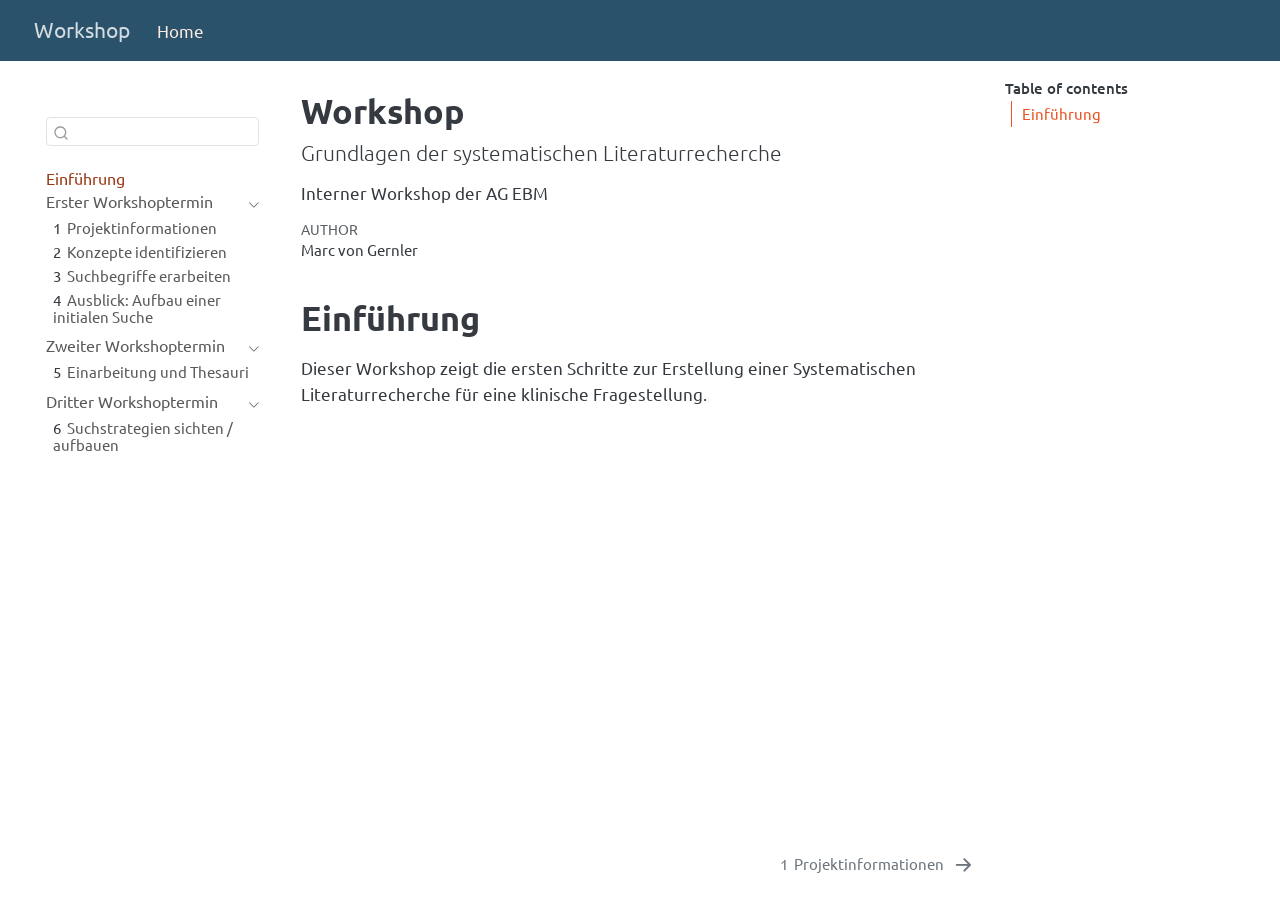
<file: docs/index.html>
<!DOCTYPE html>
<html xmlns="http://www.w3.org/1999/xhtml" lang="en" xml:lang="en"><head>

<meta charset="utf-8">
<meta name="generator" content="quarto-1.8.25">

<meta name="viewport" content="width=device-width, initial-scale=1.0, user-scalable=yes">

<meta name="author" content="Marc von Gernler">
<meta name="description" content="Interner Workshop der AG EBM">

<title>Workshop</title>
<style>
code{white-space: pre-wrap;}
span.smallcaps{font-variant: small-caps;}
div.columns{display: flex; gap: min(4vw, 1.5em);}
div.column{flex: auto; overflow-x: auto;}
div.hanging-indent{margin-left: 1.5em; text-indent: -1.5em;}
ul.task-list{list-style: none;}
ul.task-list li input[type="checkbox"] {
  width: 0.8em;
  margin: 0 0.8em 0.2em -1em; /* quarto-specific, see https://github.com/quarto-dev/quarto-cli/issues/4556 */ 
  vertical-align: middle;
}
</style>


<script src="site_libs/quarto-nav/quarto-nav.js"></script>
<script src="site_libs/quarto-nav/headroom.min.js"></script>
<script src="site_libs/clipboard/clipboard.min.js"></script>
<script src="site_libs/quarto-search/autocomplete.umd.js"></script>
<script src="site_libs/quarto-search/fuse.min.js"></script>
<script src="site_libs/quarto-search/quarto-search.js"></script>
<meta name="quarto:offset" content="./">
<link href="./facts.html" rel="next">
<script src="site_libs/quarto-html/quarto.js" type="module"></script>
<script src="site_libs/quarto-html/tabsets/tabsets.js" type="module"></script>
<script src="site_libs/quarto-html/axe/axe-check.js" type="module"></script>
<script src="site_libs/quarto-html/popper.min.js"></script>
<script src="site_libs/quarto-html/tippy.umd.min.js"></script>
<script src="site_libs/quarto-html/anchor.min.js"></script>
<link href="site_libs/quarto-html/tippy.css" rel="stylesheet">
<link href="site_libs/quarto-html/quarto-syntax-highlighting-065a5179aebd64318d7ea99d77b64a9e.css" rel="stylesheet" id="quarto-text-highlighting-styles">
<script src="site_libs/bootstrap/bootstrap.min.js"></script>
<link href="site_libs/bootstrap/bootstrap-icons.css" rel="stylesheet">
<link href="site_libs/bootstrap/bootstrap-4666ebd988f99e28082c76482a351d50.min.css" rel="stylesheet" append-hash="true" id="quarto-bootstrap" data-mode="light">
<script id="quarto-search-options" type="application/json">{
  "location": "sidebar",
  "copy-button": false,
  "collapse-after": 3,
  "panel-placement": "start",
  "type": "textbox",
  "limit": 50,
  "keyboard-shortcut": [
    "f",
    "/",
    "s"
  ],
  "language": {
    "search-no-results-text": "No results",
    "search-matching-documents-text": "matching documents",
    "search-copy-link-title": "Copy link to search",
    "search-hide-matches-text": "Hide additional matches",
    "search-more-match-text": "more match in this document",
    "search-more-matches-text": "more matches in this document",
    "search-clear-button-title": "Clear",
    "search-text-placeholder": "",
    "search-detached-cancel-button-title": "Cancel",
    "search-submit-button-title": "Submit",
    "search-label": "Search"
  }
}</script>


</head>

<body class="nav-sidebar floating nav-fixed quarto-light">

<div id="quarto-search-results"></div>
  <header id="quarto-header" class="headroom fixed-top">
    <nav class="navbar navbar-expand-lg " data-bs-theme="dark">
      <div class="navbar-container container-fluid">
      <div class="navbar-brand-container mx-auto">
    <a href="./index.html" class="navbar-brand navbar-brand-logo">
    </a>
    <a class="navbar-brand" href="./index.html">
    <span class="navbar-title">Workshop</span>
    </a>
  </div>
          <button class="navbar-toggler" type="button" data-bs-toggle="collapse" data-bs-target="#navbarCollapse" aria-controls="navbarCollapse" role="menu" aria-expanded="false" aria-label="Toggle navigation" onclick="if (window.quartoToggleHeadroom) { window.quartoToggleHeadroom(); }">
  <span class="navbar-toggler-icon"></span>
</button>
          <div class="collapse navbar-collapse" id="navbarCollapse">
            <ul class="navbar-nav navbar-nav-scroll me-auto">
  <li class="nav-item">
    <a class="nav-link active" href="./index.html" aria-current="page"> 
<span class="menu-text">Home</span></a>
  </li>  
</ul>
          </div> <!-- /navcollapse -->
            <div class="quarto-navbar-tools">
</div>
      </div> <!-- /container-fluid -->
    </nav>
  <nav class="quarto-secondary-nav">
    <div class="container-fluid d-flex">
      <button type="button" class="quarto-btn-toggle btn" data-bs-toggle="collapse" role="button" data-bs-target=".quarto-sidebar-collapse-item" aria-controls="quarto-sidebar" aria-expanded="false" aria-label="Toggle sidebar navigation" onclick="if (window.quartoToggleHeadroom) { window.quartoToggleHeadroom(); }">
        <i class="bi bi-layout-text-sidebar-reverse"></i>
      </button>
        <nav class="quarto-page-breadcrumbs" aria-label="breadcrumb"><ol class="breadcrumb"><li class="breadcrumb-item"><a href="./index.html">Einführung</a></li></ol></nav>
        <a class="flex-grow-1" role="navigation" data-bs-toggle="collapse" data-bs-target=".quarto-sidebar-collapse-item" aria-controls="quarto-sidebar" aria-expanded="false" aria-label="Toggle sidebar navigation" onclick="if (window.quartoToggleHeadroom) { window.quartoToggleHeadroom(); }">      
        </a>
      <button type="button" class="btn quarto-search-button" aria-label="Search" onclick="window.quartoOpenSearch();">
        <i class="bi bi-search"></i>
      </button>
    </div>
  </nav>
</header>
<!-- content -->
<div id="quarto-content" class="quarto-container page-columns page-rows-contents page-layout-article page-navbar">
<!-- sidebar -->
  <nav id="quarto-sidebar" class="sidebar collapse collapse-horizontal quarto-sidebar-collapse-item sidebar-navigation floating overflow-auto">
    <div class="pt-lg-2 mt-2 text-left sidebar-header sidebar-header-stacked">
      <a href="./index.html" class="sidebar-logo-link">
      </a>
      </div>
        <div class="mt-2 flex-shrink-0 align-items-center">
        <div class="sidebar-search">
        <div id="quarto-search" class="" title="Search"></div>
        </div>
        </div>
    <div class="sidebar-menu-container"> 
    <ul class="list-unstyled mt-1">
        <li class="sidebar-item">
  <div class="sidebar-item-container"> 
  <a href="./index.html" class="sidebar-item-text sidebar-link active">
 <span class="menu-text">Einführung</span></a>
  </div>
</li>
        <li class="sidebar-item sidebar-item-section">
      <div class="sidebar-item-container"> 
            <a class="sidebar-item-text sidebar-link text-start" data-bs-toggle="collapse" data-bs-target="#quarto-sidebar-section-1" role="navigation" aria-expanded="true">
 <span class="menu-text">Erster Workshoptermin</span></a>
          <a class="sidebar-item-toggle text-start" data-bs-toggle="collapse" data-bs-target="#quarto-sidebar-section-1" role="navigation" aria-expanded="true" aria-label="Toggle section">
            <i class="bi bi-chevron-right ms-2"></i>
          </a> 
      </div>
      <ul id="quarto-sidebar-section-1" class="collapse list-unstyled sidebar-section depth1 show">  
          <li class="sidebar-item">
  <div class="sidebar-item-container"> 
  <a href="./facts.html" class="sidebar-item-text sidebar-link">
 <span class="menu-text"><span class="chapter-number">1</span>&nbsp; <span class="chapter-title">Projektinformationen</span></span></a>
  </div>
</li>
          <li class="sidebar-item">
  <div class="sidebar-item-container"> 
  <a href="./concepts.html" class="sidebar-item-text sidebar-link">
 <span class="menu-text"><span class="chapter-number">2</span>&nbsp; <span class="chapter-title">Konzepte identifizieren</span></span></a>
  </div>
</li>
          <li class="sidebar-item">
  <div class="sidebar-item-container"> 
  <a href="./searchterms.html" class="sidebar-item-text sidebar-link">
 <span class="menu-text"><span class="chapter-number">3</span>&nbsp; <span class="chapter-title">Suchbegriffe erarbeiten</span></span></a>
  </div>
</li>
          <li class="sidebar-item">
  <div class="sidebar-item-container"> 
  <a href="./initialsearch.html" class="sidebar-item-text sidebar-link">
 <span class="menu-text"><span class="chapter-number">4</span>&nbsp; <span class="chapter-title">Ausblick: Aufbau einer initialen Suche</span></span></a>
  </div>
</li>
      </ul>
  </li>
        <li class="sidebar-item sidebar-item-section">
      <div class="sidebar-item-container"> 
            <a class="sidebar-item-text sidebar-link text-start" data-bs-toggle="collapse" data-bs-target="#quarto-sidebar-section-2" role="navigation" aria-expanded="true">
 <span class="menu-text">Zweiter Workshoptermin</span></a>
          <a class="sidebar-item-toggle text-start" data-bs-toggle="collapse" data-bs-target="#quarto-sidebar-section-2" role="navigation" aria-expanded="true" aria-label="Toggle section">
            <i class="bi bi-chevron-right ms-2"></i>
          </a> 
      </div>
      <ul id="quarto-sidebar-section-2" class="collapse list-unstyled sidebar-section depth1 show">  
          <li class="sidebar-item">
  <div class="sidebar-item-container"> 
  <a href="./topic.html" class="sidebar-item-text sidebar-link">
 <span class="menu-text"><span class="chapter-number">5</span>&nbsp; <span class="chapter-title">Einarbeitung und Thesauri</span></span></a>
  </div>
</li>
      </ul>
  </li>
        <li class="sidebar-item sidebar-item-section">
      <div class="sidebar-item-container"> 
            <a class="sidebar-item-text sidebar-link text-start" data-bs-toggle="collapse" data-bs-target="#quarto-sidebar-section-3" role="navigation" aria-expanded="true">
 <span class="menu-text">Dritter Workshoptermin</span></a>
          <a class="sidebar-item-toggle text-start" data-bs-toggle="collapse" data-bs-target="#quarto-sidebar-section-3" role="navigation" aria-expanded="true" aria-label="Toggle section">
            <i class="bi bi-chevron-right ms-2"></i>
          </a> 
      </div>
      <ul id="quarto-sidebar-section-3" class="collapse list-unstyled sidebar-section depth1 show">  
          <li class="sidebar-item">
  <div class="sidebar-item-container"> 
  <a href="./topic2.html" class="sidebar-item-text sidebar-link">
 <span class="menu-text"><span class="chapter-number">6</span>&nbsp; <span class="chapter-title">Suchstrategien sichten / aufbauen</span></span></a>
  </div>
</li>
      </ul>
  </li>
    </ul>
    </div>
</nav>
<div id="quarto-sidebar-glass" class="quarto-sidebar-collapse-item" data-bs-toggle="collapse" data-bs-target=".quarto-sidebar-collapse-item"></div>
<!-- margin-sidebar -->
    <div id="quarto-margin-sidebar" class="sidebar margin-sidebar">
        <nav id="TOC" role="doc-toc" class="toc-active">
    <h2 id="toc-title">Table of contents</h2>
   
  <ul>
  <li><a href="#einführung" id="toc-einführung" class="nav-link active" data-scroll-target="#einführung">Einführung</a></li>
  </ul>
</nav>
    </div>
<!-- main -->
<main class="content" id="quarto-document-content">

<header id="title-block-header" class="quarto-title-block default">
<div class="quarto-title">
<h1 class="title">Workshop</h1>
<p class="subtitle lead">Grundlagen der systematischen Literaturrecherche</p>
</div>

<div>
  <div class="description">
    Interner Workshop der AG EBM
  </div>
</div>


<div class="quarto-title-meta">

    <div>
    <div class="quarto-title-meta-heading">Author</div>
    <div class="quarto-title-meta-contents">
             <p>Marc von Gernler </p>
          </div>
  </div>
    
  
    
  </div>
  


</header>


<section id="einführung" class="level1 unnumbered">
<h1 class="unnumbered">Einführung</h1>
<p>Dieser Workshop zeigt die ersten Schritte zur Erstellung einer Systematischen Literaturrecherche für eine klinische Fragestellung.</p>


</section>

</main> <!-- /main -->
<script id="quarto-html-after-body" type="application/javascript">
  window.document.addEventListener("DOMContentLoaded", function (event) {
    const icon = "";
    const anchorJS = new window.AnchorJS();
    anchorJS.options = {
      placement: 'right',
      icon: icon
    };
    anchorJS.add('.anchored');
    const isCodeAnnotation = (el) => {
      for (const clz of el.classList) {
        if (clz.startsWith('code-annotation-')) {                     
          return true;
        }
      }
      return false;
    }
    const onCopySuccess = function(e) {
      // button target
      const button = e.trigger;
      // don't keep focus
      button.blur();
      // flash "checked"
      button.classList.add('code-copy-button-checked');
      var currentTitle = button.getAttribute("title");
      button.setAttribute("title", "Copied!");
      let tooltip;
      if (window.bootstrap) {
        button.setAttribute("data-bs-toggle", "tooltip");
        button.setAttribute("data-bs-placement", "left");
        button.setAttribute("data-bs-title", "Copied!");
        tooltip = new bootstrap.Tooltip(button, 
          { trigger: "manual", 
            customClass: "code-copy-button-tooltip",
            offset: [0, -8]});
        tooltip.show();    
      }
      setTimeout(function() {
        if (tooltip) {
          tooltip.hide();
          button.removeAttribute("data-bs-title");
          button.removeAttribute("data-bs-toggle");
          button.removeAttribute("data-bs-placement");
        }
        button.setAttribute("title", currentTitle);
        button.classList.remove('code-copy-button-checked');
      }, 1000);
      // clear code selection
      e.clearSelection();
    }
    const getTextToCopy = function(trigger) {
      const outerScaffold = trigger.parentElement.cloneNode(true);
      const codeEl = outerScaffold.querySelector('code');
      for (const childEl of codeEl.children) {
        if (isCodeAnnotation(childEl)) {
          childEl.remove();
        }
      }
      return codeEl.innerText;
    }
    const clipboard = new window.ClipboardJS('.code-copy-button:not([data-in-quarto-modal])', {
      text: getTextToCopy
    });
    clipboard.on('success', onCopySuccess);
    if (window.document.getElementById('quarto-embedded-source-code-modal')) {
      const clipboardModal = new window.ClipboardJS('.code-copy-button[data-in-quarto-modal]', {
        text: getTextToCopy,
        container: window.document.getElementById('quarto-embedded-source-code-modal')
      });
      clipboardModal.on('success', onCopySuccess);
    }
      var localhostRegex = new RegExp(/^(?:http|https):\/\/localhost\:?[0-9]*\//);
      var mailtoRegex = new RegExp(/^mailto:/);
        var filterRegex = new RegExp('/' + window.location.host + '/');
      var isInternal = (href) => {
          return filterRegex.test(href) || localhostRegex.test(href) || mailtoRegex.test(href);
      }
      // Inspect non-navigation links and adorn them if external
     var links = window.document.querySelectorAll('a[href]:not(.nav-link):not(.navbar-brand):not(.toc-action):not(.sidebar-link):not(.sidebar-item-toggle):not(.pagination-link):not(.no-external):not([aria-hidden]):not(.dropdown-item):not(.quarto-navigation-tool):not(.about-link)');
      for (var i=0; i<links.length; i++) {
        const link = links[i];
        if (!isInternal(link.href)) {
          // undo the damage that might have been done by quarto-nav.js in the case of
          // links that we want to consider external
          if (link.dataset.originalHref !== undefined) {
            link.href = link.dataset.originalHref;
          }
            // target, if specified
            link.setAttribute("target", "_blank");
            if (link.getAttribute("rel") === null) {
              link.setAttribute("rel", "noopener");
            }
        }
      }
    function tippyHover(el, contentFn, onTriggerFn, onUntriggerFn) {
      const config = {
        allowHTML: true,
        maxWidth: 500,
        delay: 100,
        arrow: false,
        appendTo: function(el) {
            return el.parentElement;
        },
        interactive: true,
        interactiveBorder: 10,
        theme: 'quarto',
        placement: 'bottom-start',
      };
      if (contentFn) {
        config.content = contentFn;
      }
      if (onTriggerFn) {
        config.onTrigger = onTriggerFn;
      }
      if (onUntriggerFn) {
        config.onUntrigger = onUntriggerFn;
      }
      window.tippy(el, config); 
    }
    const noterefs = window.document.querySelectorAll('a[role="doc-noteref"]');
    for (var i=0; i<noterefs.length; i++) {
      const ref = noterefs[i];
      tippyHover(ref, function() {
        // use id or data attribute instead here
        let href = ref.getAttribute('data-footnote-href') || ref.getAttribute('href');
        try { href = new URL(href).hash; } catch {}
        const id = href.replace(/^#\/?/, "");
        const note = window.document.getElementById(id);
        if (note) {
          return note.innerHTML;
        } else {
          return "";
        }
      });
    }
    const xrefs = window.document.querySelectorAll('a.quarto-xref');
    const processXRef = (id, note) => {
      // Strip column container classes
      const stripColumnClz = (el) => {
        el.classList.remove("page-full", "page-columns");
        if (el.children) {
          for (const child of el.children) {
            stripColumnClz(child);
          }
        }
      }
      stripColumnClz(note)
      if (id === null || id.startsWith('sec-')) {
        // Special case sections, only their first couple elements
        const container = document.createElement("div");
        if (note.children && note.children.length > 2) {
          container.appendChild(note.children[0].cloneNode(true));
          for (let i = 1; i < note.children.length; i++) {
            const child = note.children[i];
            if (child.tagName === "P" && child.innerText === "") {
              continue;
            } else {
              container.appendChild(child.cloneNode(true));
              break;
            }
          }
          if (window.Quarto?.typesetMath) {
            window.Quarto.typesetMath(container);
          }
          return container.innerHTML
        } else {
          if (window.Quarto?.typesetMath) {
            window.Quarto.typesetMath(note);
          }
          return note.innerHTML;
        }
      } else {
        // Remove any anchor links if they are present
        const anchorLink = note.querySelector('a.anchorjs-link');
        if (anchorLink) {
          anchorLink.remove();
        }
        if (window.Quarto?.typesetMath) {
          window.Quarto.typesetMath(note);
        }
        if (note.classList.contains("callout")) {
          return note.outerHTML;
        } else {
          return note.innerHTML;
        }
      }
    }
    for (var i=0; i<xrefs.length; i++) {
      const xref = xrefs[i];
      tippyHover(xref, undefined, function(instance) {
        instance.disable();
        let url = xref.getAttribute('href');
        let hash = undefined; 
        if (url.startsWith('#')) {
          hash = url;
        } else {
          try { hash = new URL(url).hash; } catch {}
        }
        if (hash) {
          const id = hash.replace(/^#\/?/, "");
          const note = window.document.getElementById(id);
          if (note !== null) {
            try {
              const html = processXRef(id, note.cloneNode(true));
              instance.setContent(html);
            } finally {
              instance.enable();
              instance.show();
            }
          } else {
            // See if we can fetch this
            fetch(url.split('#')[0])
            .then(res => res.text())
            .then(html => {
              const parser = new DOMParser();
              const htmlDoc = parser.parseFromString(html, "text/html");
              const note = htmlDoc.getElementById(id);
              if (note !== null) {
                const html = processXRef(id, note);
                instance.setContent(html);
              } 
            }).finally(() => {
              instance.enable();
              instance.show();
            });
          }
        } else {
          // See if we can fetch a full url (with no hash to target)
          // This is a special case and we should probably do some content thinning / targeting
          fetch(url)
          .then(res => res.text())
          .then(html => {
            const parser = new DOMParser();
            const htmlDoc = parser.parseFromString(html, "text/html");
            const note = htmlDoc.querySelector('main.content');
            if (note !== null) {
              // This should only happen for chapter cross references
              // (since there is no id in the URL)
              // remove the first header
              if (note.children.length > 0 && note.children[0].tagName === "HEADER") {
                note.children[0].remove();
              }
              const html = processXRef(null, note);
              instance.setContent(html);
            } 
          }).finally(() => {
            instance.enable();
            instance.show();
          });
        }
      }, function(instance) {
      });
    }
        let selectedAnnoteEl;
        const selectorForAnnotation = ( cell, annotation) => {
          let cellAttr = 'data-code-cell="' + cell + '"';
          let lineAttr = 'data-code-annotation="' +  annotation + '"';
          const selector = 'span[' + cellAttr + '][' + lineAttr + ']';
          return selector;
        }
        const selectCodeLines = (annoteEl) => {
          const doc = window.document;
          const targetCell = annoteEl.getAttribute("data-target-cell");
          const targetAnnotation = annoteEl.getAttribute("data-target-annotation");
          const annoteSpan = window.document.querySelector(selectorForAnnotation(targetCell, targetAnnotation));
          const lines = annoteSpan.getAttribute("data-code-lines").split(",");
          const lineIds = lines.map((line) => {
            return targetCell + "-" + line;
          })
          let top = null;
          let height = null;
          let parent = null;
          if (lineIds.length > 0) {
              //compute the position of the single el (top and bottom and make a div)
              const el = window.document.getElementById(lineIds[0]);
              top = el.offsetTop;
              height = el.offsetHeight;
              parent = el.parentElement.parentElement;
            if (lineIds.length > 1) {
              const lastEl = window.document.getElementById(lineIds[lineIds.length - 1]);
              const bottom = lastEl.offsetTop + lastEl.offsetHeight;
              height = bottom - top;
            }
            if (top !== null && height !== null && parent !== null) {
              // cook up a div (if necessary) and position it 
              let div = window.document.getElementById("code-annotation-line-highlight");
              if (div === null) {
                div = window.document.createElement("div");
                div.setAttribute("id", "code-annotation-line-highlight");
                div.style.position = 'absolute';
                parent.appendChild(div);
              }
              div.style.top = top - 2 + "px";
              div.style.height = height + 4 + "px";
              div.style.left = 0;
              let gutterDiv = window.document.getElementById("code-annotation-line-highlight-gutter");
              if (gutterDiv === null) {
                gutterDiv = window.document.createElement("div");
                gutterDiv.setAttribute("id", "code-annotation-line-highlight-gutter");
                gutterDiv.style.position = 'absolute';
                const codeCell = window.document.getElementById(targetCell);
                const gutter = codeCell.querySelector('.code-annotation-gutter');
                gutter.appendChild(gutterDiv);
              }
              gutterDiv.style.top = top - 2 + "px";
              gutterDiv.style.height = height + 4 + "px";
            }
            selectedAnnoteEl = annoteEl;
          }
        };
        const unselectCodeLines = () => {
          const elementsIds = ["code-annotation-line-highlight", "code-annotation-line-highlight-gutter"];
          elementsIds.forEach((elId) => {
            const div = window.document.getElementById(elId);
            if (div) {
              div.remove();
            }
          });
          selectedAnnoteEl = undefined;
        };
          // Handle positioning of the toggle
      window.addEventListener(
        "resize",
        throttle(() => {
          elRect = undefined;
          if (selectedAnnoteEl) {
            selectCodeLines(selectedAnnoteEl);
          }
        }, 10)
      );
      function throttle(fn, ms) {
      let throttle = false;
      let timer;
        return (...args) => {
          if(!throttle) { // first call gets through
              fn.apply(this, args);
              throttle = true;
          } else { // all the others get throttled
              if(timer) clearTimeout(timer); // cancel #2
              timer = setTimeout(() => {
                fn.apply(this, args);
                timer = throttle = false;
              }, ms);
          }
        };
      }
        // Attach click handler to the DT
        const annoteDls = window.document.querySelectorAll('dt[data-target-cell]');
        for (const annoteDlNode of annoteDls) {
          annoteDlNode.addEventListener('click', (event) => {
            const clickedEl = event.target;
            if (clickedEl !== selectedAnnoteEl) {
              unselectCodeLines();
              const activeEl = window.document.querySelector('dt[data-target-cell].code-annotation-active');
              if (activeEl) {
                activeEl.classList.remove('code-annotation-active');
              }
              selectCodeLines(clickedEl);
              clickedEl.classList.add('code-annotation-active');
            } else {
              // Unselect the line
              unselectCodeLines();
              clickedEl.classList.remove('code-annotation-active');
            }
          });
        }
    const findCites = (el) => {
      const parentEl = el.parentElement;
      if (parentEl) {
        const cites = parentEl.dataset.cites;
        if (cites) {
          return {
            el,
            cites: cites.split(' ')
          };
        } else {
          return findCites(el.parentElement)
        }
      } else {
        return undefined;
      }
    };
    var bibliorefs = window.document.querySelectorAll('a[role="doc-biblioref"]');
    for (var i=0; i<bibliorefs.length; i++) {
      const ref = bibliorefs[i];
      const citeInfo = findCites(ref);
      if (citeInfo) {
        tippyHover(citeInfo.el, function() {
          var popup = window.document.createElement('div');
          citeInfo.cites.forEach(function(cite) {
            var citeDiv = window.document.createElement('div');
            citeDiv.classList.add('hanging-indent');
            citeDiv.classList.add('csl-entry');
            var biblioDiv = window.document.getElementById('ref-' + cite);
            if (biblioDiv) {
              citeDiv.innerHTML = biblioDiv.innerHTML;
            }
            popup.appendChild(citeDiv);
          });
          return popup.innerHTML;
        });
      }
    }
  });
  </script>
<nav class="page-navigation">
  <div class="nav-page nav-page-previous">
  </div>
  <div class="nav-page nav-page-next">
      <a href="./facts.html" class="pagination-link" aria-label="Projektinformationen">
        <span class="nav-page-text"><span class="chapter-number">1</span>&nbsp; <span class="chapter-title">Projektinformationen</span></span> <i class="bi bi-arrow-right-short"></i>
      </a>
  </div>
</nav>
</div> <!-- /content -->




</body></html>
</file>
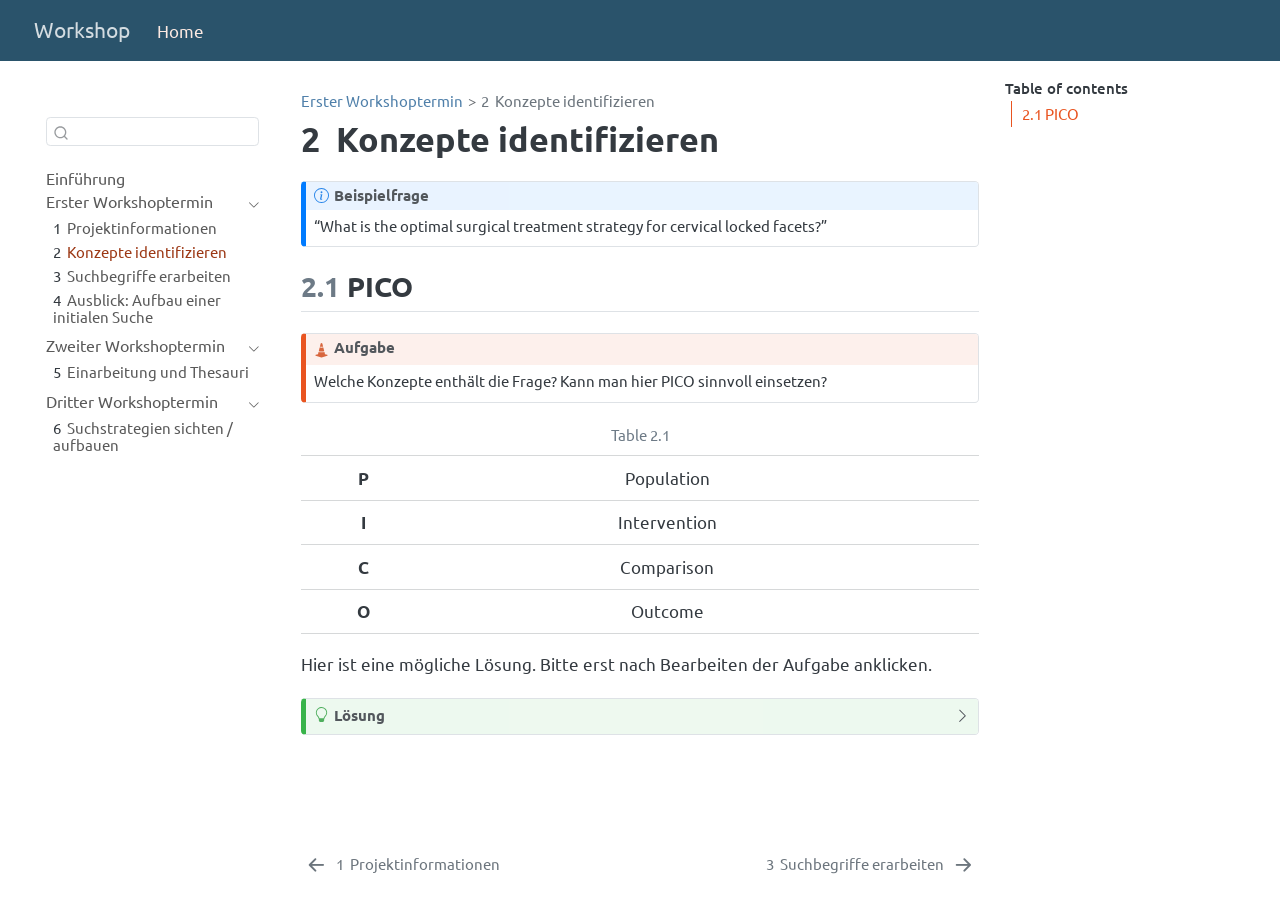
<file: docs/concepts.html>
<!DOCTYPE html>
<html xmlns="http://www.w3.org/1999/xhtml" lang="en" xml:lang="en"><head>

<meta charset="utf-8">
<meta name="generator" content="quarto-1.8.25">

<meta name="viewport" content="width=device-width, initial-scale=1.0, user-scalable=yes">

<meta name="description" content="Interner Workshop der AG EBM">

<title>2&nbsp; Konzepte identifizieren – Workshop</title>
<style>
code{white-space: pre-wrap;}
span.smallcaps{font-variant: small-caps;}
div.columns{display: flex; gap: min(4vw, 1.5em);}
div.column{flex: auto; overflow-x: auto;}
div.hanging-indent{margin-left: 1.5em; text-indent: -1.5em;}
ul.task-list{list-style: none;}
ul.task-list li input[type="checkbox"] {
  width: 0.8em;
  margin: 0 0.8em 0.2em -1em; /* quarto-specific, see https://github.com/quarto-dev/quarto-cli/issues/4556 */ 
  vertical-align: middle;
}
</style>


<script src="site_libs/quarto-nav/quarto-nav.js"></script>
<script src="site_libs/quarto-nav/headroom.min.js"></script>
<script src="site_libs/clipboard/clipboard.min.js"></script>
<script src="site_libs/quarto-search/autocomplete.umd.js"></script>
<script src="site_libs/quarto-search/fuse.min.js"></script>
<script src="site_libs/quarto-search/quarto-search.js"></script>
<meta name="quarto:offset" content="./">
<link href="./searchterms.html" rel="next">
<link href="./facts.html" rel="prev">
<script src="site_libs/quarto-html/quarto.js" type="module"></script>
<script src="site_libs/quarto-html/tabsets/tabsets.js" type="module"></script>
<script src="site_libs/quarto-html/axe/axe-check.js" type="module"></script>
<script src="site_libs/quarto-html/popper.min.js"></script>
<script src="site_libs/quarto-html/tippy.umd.min.js"></script>
<script src="site_libs/quarto-html/anchor.min.js"></script>
<link href="site_libs/quarto-html/tippy.css" rel="stylesheet">
<link href="site_libs/quarto-html/quarto-syntax-highlighting-065a5179aebd64318d7ea99d77b64a9e.css" rel="stylesheet" id="quarto-text-highlighting-styles">
<script src="site_libs/bootstrap/bootstrap.min.js"></script>
<link href="site_libs/bootstrap/bootstrap-icons.css" rel="stylesheet">
<link href="site_libs/bootstrap/bootstrap-4666ebd988f99e28082c76482a351d50.min.css" rel="stylesheet" append-hash="true" id="quarto-bootstrap" data-mode="light">
<script id="quarto-search-options" type="application/json">{
  "location": "sidebar",
  "copy-button": false,
  "collapse-after": 3,
  "panel-placement": "start",
  "type": "textbox",
  "limit": 50,
  "keyboard-shortcut": [
    "f",
    "/",
    "s"
  ],
  "language": {
    "search-no-results-text": "No results",
    "search-matching-documents-text": "matching documents",
    "search-copy-link-title": "Copy link to search",
    "search-hide-matches-text": "Hide additional matches",
    "search-more-match-text": "more match in this document",
    "search-more-matches-text": "more matches in this document",
    "search-clear-button-title": "Clear",
    "search-text-placeholder": "",
    "search-detached-cancel-button-title": "Cancel",
    "search-submit-button-title": "Submit",
    "search-label": "Search"
  }
}</script>


</head>

<body class="nav-sidebar floating nav-fixed quarto-light">

<div id="quarto-search-results"></div>
  <header id="quarto-header" class="headroom fixed-top">
    <nav class="navbar navbar-expand-lg " data-bs-theme="dark">
      <div class="navbar-container container-fluid">
      <div class="navbar-brand-container mx-auto">
    <a href="./index.html" class="navbar-brand navbar-brand-logo">
    </a>
    <a class="navbar-brand" href="./index.html">
    <span class="navbar-title">Workshop</span>
    </a>
  </div>
          <button class="navbar-toggler" type="button" data-bs-toggle="collapse" data-bs-target="#navbarCollapse" aria-controls="navbarCollapse" role="menu" aria-expanded="false" aria-label="Toggle navigation" onclick="if (window.quartoToggleHeadroom) { window.quartoToggleHeadroom(); }">
  <span class="navbar-toggler-icon"></span>
</button>
          <div class="collapse navbar-collapse" id="navbarCollapse">
            <ul class="navbar-nav navbar-nav-scroll me-auto">
  <li class="nav-item">
    <a class="nav-link active" href="./index.html" aria-current="page"> 
<span class="menu-text">Home</span></a>
  </li>  
</ul>
          </div> <!-- /navcollapse -->
            <div class="quarto-navbar-tools">
</div>
      </div> <!-- /container-fluid -->
    </nav>
  <nav class="quarto-secondary-nav">
    <div class="container-fluid d-flex">
      <button type="button" class="quarto-btn-toggle btn" data-bs-toggle="collapse" role="button" data-bs-target=".quarto-sidebar-collapse-item" aria-controls="quarto-sidebar" aria-expanded="false" aria-label="Toggle sidebar navigation" onclick="if (window.quartoToggleHeadroom) { window.quartoToggleHeadroom(); }">
        <i class="bi bi-layout-text-sidebar-reverse"></i>
      </button>
        <nav class="quarto-page-breadcrumbs" aria-label="breadcrumb"><ol class="breadcrumb"><li class="breadcrumb-item"><a href="./facts.html">Erster Workshoptermin</a></li><li class="breadcrumb-item"><a href="./concepts.html"><span class="chapter-number">2</span>&nbsp; <span class="chapter-title">Konzepte identifizieren</span></a></li></ol></nav>
        <a class="flex-grow-1" role="navigation" data-bs-toggle="collapse" data-bs-target=".quarto-sidebar-collapse-item" aria-controls="quarto-sidebar" aria-expanded="false" aria-label="Toggle sidebar navigation" onclick="if (window.quartoToggleHeadroom) { window.quartoToggleHeadroom(); }">      
        </a>
      <button type="button" class="btn quarto-search-button" aria-label="Search" onclick="window.quartoOpenSearch();">
        <i class="bi bi-search"></i>
      </button>
    </div>
  </nav>
</header>
<!-- content -->
<div id="quarto-content" class="quarto-container page-columns page-rows-contents page-layout-article page-navbar">
<!-- sidebar -->
  <nav id="quarto-sidebar" class="sidebar collapse collapse-horizontal quarto-sidebar-collapse-item sidebar-navigation floating overflow-auto">
    <div class="pt-lg-2 mt-2 text-left sidebar-header sidebar-header-stacked">
      <a href="./index.html" class="sidebar-logo-link">
      </a>
      </div>
        <div class="mt-2 flex-shrink-0 align-items-center">
        <div class="sidebar-search">
        <div id="quarto-search" class="" title="Search"></div>
        </div>
        </div>
    <div class="sidebar-menu-container"> 
    <ul class="list-unstyled mt-1">
        <li class="sidebar-item">
  <div class="sidebar-item-container"> 
  <a href="./index.html" class="sidebar-item-text sidebar-link">
 <span class="menu-text">Einführung</span></a>
  </div>
</li>
        <li class="sidebar-item sidebar-item-section">
      <div class="sidebar-item-container"> 
            <a class="sidebar-item-text sidebar-link text-start" data-bs-toggle="collapse" data-bs-target="#quarto-sidebar-section-1" role="navigation" aria-expanded="true">
 <span class="menu-text">Erster Workshoptermin</span></a>
          <a class="sidebar-item-toggle text-start" data-bs-toggle="collapse" data-bs-target="#quarto-sidebar-section-1" role="navigation" aria-expanded="true" aria-label="Toggle section">
            <i class="bi bi-chevron-right ms-2"></i>
          </a> 
      </div>
      <ul id="quarto-sidebar-section-1" class="collapse list-unstyled sidebar-section depth1 show">  
          <li class="sidebar-item">
  <div class="sidebar-item-container"> 
  <a href="./facts.html" class="sidebar-item-text sidebar-link">
 <span class="menu-text"><span class="chapter-number">1</span>&nbsp; <span class="chapter-title">Projektinformationen</span></span></a>
  </div>
</li>
          <li class="sidebar-item">
  <div class="sidebar-item-container"> 
  <a href="./concepts.html" class="sidebar-item-text sidebar-link active">
 <span class="menu-text"><span class="chapter-number">2</span>&nbsp; <span class="chapter-title">Konzepte identifizieren</span></span></a>
  </div>
</li>
          <li class="sidebar-item">
  <div class="sidebar-item-container"> 
  <a href="./searchterms.html" class="sidebar-item-text sidebar-link">
 <span class="menu-text"><span class="chapter-number">3</span>&nbsp; <span class="chapter-title">Suchbegriffe erarbeiten</span></span></a>
  </div>
</li>
          <li class="sidebar-item">
  <div class="sidebar-item-container"> 
  <a href="./initialsearch.html" class="sidebar-item-text sidebar-link">
 <span class="menu-text"><span class="chapter-number">4</span>&nbsp; <span class="chapter-title">Ausblick: Aufbau einer initialen Suche</span></span></a>
  </div>
</li>
      </ul>
  </li>
        <li class="sidebar-item sidebar-item-section">
      <div class="sidebar-item-container"> 
            <a class="sidebar-item-text sidebar-link text-start" data-bs-toggle="collapse" data-bs-target="#quarto-sidebar-section-2" role="navigation" aria-expanded="true">
 <span class="menu-text">Zweiter Workshoptermin</span></a>
          <a class="sidebar-item-toggle text-start" data-bs-toggle="collapse" data-bs-target="#quarto-sidebar-section-2" role="navigation" aria-expanded="true" aria-label="Toggle section">
            <i class="bi bi-chevron-right ms-2"></i>
          </a> 
      </div>
      <ul id="quarto-sidebar-section-2" class="collapse list-unstyled sidebar-section depth1 show">  
          <li class="sidebar-item">
  <div class="sidebar-item-container"> 
  <a href="./topic.html" class="sidebar-item-text sidebar-link">
 <span class="menu-text"><span class="chapter-number">5</span>&nbsp; <span class="chapter-title">Einarbeitung und Thesauri</span></span></a>
  </div>
</li>
      </ul>
  </li>
        <li class="sidebar-item sidebar-item-section">
      <div class="sidebar-item-container"> 
            <a class="sidebar-item-text sidebar-link text-start" data-bs-toggle="collapse" data-bs-target="#quarto-sidebar-section-3" role="navigation" aria-expanded="true">
 <span class="menu-text">Dritter Workshoptermin</span></a>
          <a class="sidebar-item-toggle text-start" data-bs-toggle="collapse" data-bs-target="#quarto-sidebar-section-3" role="navigation" aria-expanded="true" aria-label="Toggle section">
            <i class="bi bi-chevron-right ms-2"></i>
          </a> 
      </div>
      <ul id="quarto-sidebar-section-3" class="collapse list-unstyled sidebar-section depth1 show">  
          <li class="sidebar-item">
  <div class="sidebar-item-container"> 
  <a href="./topic2.html" class="sidebar-item-text sidebar-link">
 <span class="menu-text"><span class="chapter-number">6</span>&nbsp; <span class="chapter-title">Suchstrategien sichten / aufbauen</span></span></a>
  </div>
</li>
      </ul>
  </li>
    </ul>
    </div>
</nav>
<div id="quarto-sidebar-glass" class="quarto-sidebar-collapse-item" data-bs-toggle="collapse" data-bs-target=".quarto-sidebar-collapse-item"></div>
<!-- margin-sidebar -->
    <div id="quarto-margin-sidebar" class="sidebar margin-sidebar">
        <nav id="TOC" role="doc-toc" class="toc-active">
    <h2 id="toc-title">Table of contents</h2>
   
  <ul>
  <li><a href="#pico" id="toc-pico" class="nav-link active" data-scroll-target="#pico"><span class="header-section-number">2.1</span> PICO</a></li>
  </ul>
</nav>
    </div>
<!-- main -->
<main class="content" id="quarto-document-content">

<header id="title-block-header" class="quarto-title-block default"><nav class="quarto-page-breadcrumbs quarto-title-breadcrumbs d-none d-lg-block" aria-label="breadcrumb"><ol class="breadcrumb"><li class="breadcrumb-item"><a href="./facts.html">Erster Workshoptermin</a></li><li class="breadcrumb-item"><a href="./concepts.html"><span class="chapter-number">2</span>&nbsp; <span class="chapter-title">Konzepte identifizieren</span></a></li></ol></nav>
<div class="quarto-title">
<h1 class="title"><span class="chapter-number">2</span>&nbsp; <span class="chapter-title">Konzepte identifizieren</span></h1>
</div>



<div class="quarto-title-meta">

    
  
    
  </div>
  


</header>


<div class="callout callout-style-default callout-note callout-titled" title="Beispielfrage">
<div class="callout-header d-flex align-content-center">
<div class="callout-icon-container">
<i class="callout-icon"></i>
</div>
<div class="callout-title-container flex-fill">
<span class="screen-reader-only">Note</span>Beispielfrage
</div>
</div>
<div class="callout-body-container callout-body">
<p>“What is the optimal surgical treatment strategy for cervical locked facets?”</p>
</div>
</div>
<section id="pico" class="level2" data-number="2.1">
<h2 data-number="2.1" class="anchored" data-anchor-id="pico"><span class="header-section-number">2.1</span> PICO</h2>
<div class="callout callout-style-default callout-caution callout-titled" title="Aufgabe">
<div class="callout-header d-flex align-content-center">
<div class="callout-icon-container">
<i class="callout-icon"></i>
</div>
<div class="callout-title-container flex-fill">
<span class="screen-reader-only">Caution</span>Aufgabe
</div>
</div>
<div class="callout-body-container callout-body">
<p>Welche Konzepte enthält die Frage? Kann man hier PICO sinnvoll einsetzen?</p>
</div>
</div>
<div id="tbl-pico" class="quarto-float quarto-figure quarto-figure-center anchored">
<figure class="quarto-float quarto-float-tbl figure">
<figcaption class="quarto-float-caption-top quarto-float-caption quarto-float-tbl quarto-uncaptioned" id="tbl-pico-caption-0ceaefa1-69ba-4598-a22c-09a6ac19f8ca">
Table&nbsp;2.1
</figcaption>
<div aria-describedby="tbl-pico-caption-0ceaefa1-69ba-4598-a22c-09a6ac19f8ca">
<table class="caption-top table">
<tbody>
<tr class="odd">
<td><strong>P</strong></td>
<td>Population</td>
<td></td>
</tr>
<tr class="even">
<td><strong>I</strong></td>
<td>Intervention</td>
<td></td>
</tr>
<tr class="odd">
<td><strong>C</strong></td>
<td>Comparison</td>
<td></td>
</tr>
<tr class="even">
<td><strong>O</strong></td>
<td>Outcome</td>
<td></td>
</tr>
</tbody>
</table>
</div>
</figure>
</div>
<p>Hier ist eine mögliche Lösung. Bitte erst nach Bearbeiten der Aufgabe anklicken.</p>
<div class="callout callout-style-default callout-tip callout-titled" title="Lösung">
<div class="callout-header d-flex align-content-center collapsed" data-bs-toggle="collapse" data-bs-target=".callout-3-contents" aria-controls="callout-3" aria-expanded="false" aria-label="Toggle callout">
<div class="callout-icon-container">
<i class="callout-icon"></i>
</div>
<div class="callout-title-container flex-fill">
<span class="screen-reader-only">Tip</span>Lösung
</div>
<div class="callout-btn-toggle d-inline-block border-0 py-1 ps-1 pe-0 float-end"><i class="callout-toggle"></i></div>
</div>
<div id="callout-3" class="callout-3-contents callout-collapse collapse">
<div class="callout-body-container callout-body">
<pre><code>P: Cervical locked facets

I: surgery / treatment options

C: -

O: - </code></pre>
</div>
</div>
</div>


</section>

</main> <!-- /main -->
<script id="quarto-html-after-body" type="application/javascript">
  window.document.addEventListener("DOMContentLoaded", function (event) {
    const icon = "";
    const anchorJS = new window.AnchorJS();
    anchorJS.options = {
      placement: 'right',
      icon: icon
    };
    anchorJS.add('.anchored');
    const isCodeAnnotation = (el) => {
      for (const clz of el.classList) {
        if (clz.startsWith('code-annotation-')) {                     
          return true;
        }
      }
      return false;
    }
    const onCopySuccess = function(e) {
      // button target
      const button = e.trigger;
      // don't keep focus
      button.blur();
      // flash "checked"
      button.classList.add('code-copy-button-checked');
      var currentTitle = button.getAttribute("title");
      button.setAttribute("title", "Copied!");
      let tooltip;
      if (window.bootstrap) {
        button.setAttribute("data-bs-toggle", "tooltip");
        button.setAttribute("data-bs-placement", "left");
        button.setAttribute("data-bs-title", "Copied!");
        tooltip = new bootstrap.Tooltip(button, 
          { trigger: "manual", 
            customClass: "code-copy-button-tooltip",
            offset: [0, -8]});
        tooltip.show();    
      }
      setTimeout(function() {
        if (tooltip) {
          tooltip.hide();
          button.removeAttribute("data-bs-title");
          button.removeAttribute("data-bs-toggle");
          button.removeAttribute("data-bs-placement");
        }
        button.setAttribute("title", currentTitle);
        button.classList.remove('code-copy-button-checked');
      }, 1000);
      // clear code selection
      e.clearSelection();
    }
    const getTextToCopy = function(trigger) {
      const outerScaffold = trigger.parentElement.cloneNode(true);
      const codeEl = outerScaffold.querySelector('code');
      for (const childEl of codeEl.children) {
        if (isCodeAnnotation(childEl)) {
          childEl.remove();
        }
      }
      return codeEl.innerText;
    }
    const clipboard = new window.ClipboardJS('.code-copy-button:not([data-in-quarto-modal])', {
      text: getTextToCopy
    });
    clipboard.on('success', onCopySuccess);
    if (window.document.getElementById('quarto-embedded-source-code-modal')) {
      const clipboardModal = new window.ClipboardJS('.code-copy-button[data-in-quarto-modal]', {
        text: getTextToCopy,
        container: window.document.getElementById('quarto-embedded-source-code-modal')
      });
      clipboardModal.on('success', onCopySuccess);
    }
      var localhostRegex = new RegExp(/^(?:http|https):\/\/localhost\:?[0-9]*\//);
      var mailtoRegex = new RegExp(/^mailto:/);
        var filterRegex = new RegExp('/' + window.location.host + '/');
      var isInternal = (href) => {
          return filterRegex.test(href) || localhostRegex.test(href) || mailtoRegex.test(href);
      }
      // Inspect non-navigation links and adorn them if external
     var links = window.document.querySelectorAll('a[href]:not(.nav-link):not(.navbar-brand):not(.toc-action):not(.sidebar-link):not(.sidebar-item-toggle):not(.pagination-link):not(.no-external):not([aria-hidden]):not(.dropdown-item):not(.quarto-navigation-tool):not(.about-link)');
      for (var i=0; i<links.length; i++) {
        const link = links[i];
        if (!isInternal(link.href)) {
          // undo the damage that might have been done by quarto-nav.js in the case of
          // links that we want to consider external
          if (link.dataset.originalHref !== undefined) {
            link.href = link.dataset.originalHref;
          }
            // target, if specified
            link.setAttribute("target", "_blank");
            if (link.getAttribute("rel") === null) {
              link.setAttribute("rel", "noopener");
            }
        }
      }
    function tippyHover(el, contentFn, onTriggerFn, onUntriggerFn) {
      const config = {
        allowHTML: true,
        maxWidth: 500,
        delay: 100,
        arrow: false,
        appendTo: function(el) {
            return el.parentElement;
        },
        interactive: true,
        interactiveBorder: 10,
        theme: 'quarto',
        placement: 'bottom-start',
      };
      if (contentFn) {
        config.content = contentFn;
      }
      if (onTriggerFn) {
        config.onTrigger = onTriggerFn;
      }
      if (onUntriggerFn) {
        config.onUntrigger = onUntriggerFn;
      }
      window.tippy(el, config); 
    }
    const noterefs = window.document.querySelectorAll('a[role="doc-noteref"]');
    for (var i=0; i<noterefs.length; i++) {
      const ref = noterefs[i];
      tippyHover(ref, function() {
        // use id or data attribute instead here
        let href = ref.getAttribute('data-footnote-href') || ref.getAttribute('href');
        try { href = new URL(href).hash; } catch {}
        const id = href.replace(/^#\/?/, "");
        const note = window.document.getElementById(id);
        if (note) {
          return note.innerHTML;
        } else {
          return "";
        }
      });
    }
    const xrefs = window.document.querySelectorAll('a.quarto-xref');
    const processXRef = (id, note) => {
      // Strip column container classes
      const stripColumnClz = (el) => {
        el.classList.remove("page-full", "page-columns");
        if (el.children) {
          for (const child of el.children) {
            stripColumnClz(child);
          }
        }
      }
      stripColumnClz(note)
      if (id === null || id.startsWith('sec-')) {
        // Special case sections, only their first couple elements
        const container = document.createElement("div");
        if (note.children && note.children.length > 2) {
          container.appendChild(note.children[0].cloneNode(true));
          for (let i = 1; i < note.children.length; i++) {
            const child = note.children[i];
            if (child.tagName === "P" && child.innerText === "") {
              continue;
            } else {
              container.appendChild(child.cloneNode(true));
              break;
            }
          }
          if (window.Quarto?.typesetMath) {
            window.Quarto.typesetMath(container);
          }
          return container.innerHTML
        } else {
          if (window.Quarto?.typesetMath) {
            window.Quarto.typesetMath(note);
          }
          return note.innerHTML;
        }
      } else {
        // Remove any anchor links if they are present
        const anchorLink = note.querySelector('a.anchorjs-link');
        if (anchorLink) {
          anchorLink.remove();
        }
        if (window.Quarto?.typesetMath) {
          window.Quarto.typesetMath(note);
        }
        if (note.classList.contains("callout")) {
          return note.outerHTML;
        } else {
          return note.innerHTML;
        }
      }
    }
    for (var i=0; i<xrefs.length; i++) {
      const xref = xrefs[i];
      tippyHover(xref, undefined, function(instance) {
        instance.disable();
        let url = xref.getAttribute('href');
        let hash = undefined; 
        if (url.startsWith('#')) {
          hash = url;
        } else {
          try { hash = new URL(url).hash; } catch {}
        }
        if (hash) {
          const id = hash.replace(/^#\/?/, "");
          const note = window.document.getElementById(id);
          if (note !== null) {
            try {
              const html = processXRef(id, note.cloneNode(true));
              instance.setContent(html);
            } finally {
              instance.enable();
              instance.show();
            }
          } else {
            // See if we can fetch this
            fetch(url.split('#')[0])
            .then(res => res.text())
            .then(html => {
              const parser = new DOMParser();
              const htmlDoc = parser.parseFromString(html, "text/html");
              const note = htmlDoc.getElementById(id);
              if (note !== null) {
                const html = processXRef(id, note);
                instance.setContent(html);
              } 
            }).finally(() => {
              instance.enable();
              instance.show();
            });
          }
        } else {
          // See if we can fetch a full url (with no hash to target)
          // This is a special case and we should probably do some content thinning / targeting
          fetch(url)
          .then(res => res.text())
          .then(html => {
            const parser = new DOMParser();
            const htmlDoc = parser.parseFromString(html, "text/html");
            const note = htmlDoc.querySelector('main.content');
            if (note !== null) {
              // This should only happen for chapter cross references
              // (since there is no id in the URL)
              // remove the first header
              if (note.children.length > 0 && note.children[0].tagName === "HEADER") {
                note.children[0].remove();
              }
              const html = processXRef(null, note);
              instance.setContent(html);
            } 
          }).finally(() => {
            instance.enable();
            instance.show();
          });
        }
      }, function(instance) {
      });
    }
        let selectedAnnoteEl;
        const selectorForAnnotation = ( cell, annotation) => {
          let cellAttr = 'data-code-cell="' + cell + '"';
          let lineAttr = 'data-code-annotation="' +  annotation + '"';
          const selector = 'span[' + cellAttr + '][' + lineAttr + ']';
          return selector;
        }
        const selectCodeLines = (annoteEl) => {
          const doc = window.document;
          const targetCell = annoteEl.getAttribute("data-target-cell");
          const targetAnnotation = annoteEl.getAttribute("data-target-annotation");
          const annoteSpan = window.document.querySelector(selectorForAnnotation(targetCell, targetAnnotation));
          const lines = annoteSpan.getAttribute("data-code-lines").split(",");
          const lineIds = lines.map((line) => {
            return targetCell + "-" + line;
          })
          let top = null;
          let height = null;
          let parent = null;
          if (lineIds.length > 0) {
              //compute the position of the single el (top and bottom and make a div)
              const el = window.document.getElementById(lineIds[0]);
              top = el.offsetTop;
              height = el.offsetHeight;
              parent = el.parentElement.parentElement;
            if (lineIds.length > 1) {
              const lastEl = window.document.getElementById(lineIds[lineIds.length - 1]);
              const bottom = lastEl.offsetTop + lastEl.offsetHeight;
              height = bottom - top;
            }
            if (top !== null && height !== null && parent !== null) {
              // cook up a div (if necessary) and position it 
              let div = window.document.getElementById("code-annotation-line-highlight");
              if (div === null) {
                div = window.document.createElement("div");
                div.setAttribute("id", "code-annotation-line-highlight");
                div.style.position = 'absolute';
                parent.appendChild(div);
              }
              div.style.top = top - 2 + "px";
              div.style.height = height + 4 + "px";
              div.style.left = 0;
              let gutterDiv = window.document.getElementById("code-annotation-line-highlight-gutter");
              if (gutterDiv === null) {
                gutterDiv = window.document.createElement("div");
                gutterDiv.setAttribute("id", "code-annotation-line-highlight-gutter");
                gutterDiv.style.position = 'absolute';
                const codeCell = window.document.getElementById(targetCell);
                const gutter = codeCell.querySelector('.code-annotation-gutter');
                gutter.appendChild(gutterDiv);
              }
              gutterDiv.style.top = top - 2 + "px";
              gutterDiv.style.height = height + 4 + "px";
            }
            selectedAnnoteEl = annoteEl;
          }
        };
        const unselectCodeLines = () => {
          const elementsIds = ["code-annotation-line-highlight", "code-annotation-line-highlight-gutter"];
          elementsIds.forEach((elId) => {
            const div = window.document.getElementById(elId);
            if (div) {
              div.remove();
            }
          });
          selectedAnnoteEl = undefined;
        };
          // Handle positioning of the toggle
      window.addEventListener(
        "resize",
        throttle(() => {
          elRect = undefined;
          if (selectedAnnoteEl) {
            selectCodeLines(selectedAnnoteEl);
          }
        }, 10)
      );
      function throttle(fn, ms) {
      let throttle = false;
      let timer;
        return (...args) => {
          if(!throttle) { // first call gets through
              fn.apply(this, args);
              throttle = true;
          } else { // all the others get throttled
              if(timer) clearTimeout(timer); // cancel #2
              timer = setTimeout(() => {
                fn.apply(this, args);
                timer = throttle = false;
              }, ms);
          }
        };
      }
        // Attach click handler to the DT
        const annoteDls = window.document.querySelectorAll('dt[data-target-cell]');
        for (const annoteDlNode of annoteDls) {
          annoteDlNode.addEventListener('click', (event) => {
            const clickedEl = event.target;
            if (clickedEl !== selectedAnnoteEl) {
              unselectCodeLines();
              const activeEl = window.document.querySelector('dt[data-target-cell].code-annotation-active');
              if (activeEl) {
                activeEl.classList.remove('code-annotation-active');
              }
              selectCodeLines(clickedEl);
              clickedEl.classList.add('code-annotation-active');
            } else {
              // Unselect the line
              unselectCodeLines();
              clickedEl.classList.remove('code-annotation-active');
            }
          });
        }
    const findCites = (el) => {
      const parentEl = el.parentElement;
      if (parentEl) {
        const cites = parentEl.dataset.cites;
        if (cites) {
          return {
            el,
            cites: cites.split(' ')
          };
        } else {
          return findCites(el.parentElement)
        }
      } else {
        return undefined;
      }
    };
    var bibliorefs = window.document.querySelectorAll('a[role="doc-biblioref"]');
    for (var i=0; i<bibliorefs.length; i++) {
      const ref = bibliorefs[i];
      const citeInfo = findCites(ref);
      if (citeInfo) {
        tippyHover(citeInfo.el, function() {
          var popup = window.document.createElement('div');
          citeInfo.cites.forEach(function(cite) {
            var citeDiv = window.document.createElement('div');
            citeDiv.classList.add('hanging-indent');
            citeDiv.classList.add('csl-entry');
            var biblioDiv = window.document.getElementById('ref-' + cite);
            if (biblioDiv) {
              citeDiv.innerHTML = biblioDiv.innerHTML;
            }
            popup.appendChild(citeDiv);
          });
          return popup.innerHTML;
        });
      }
    }
  });
  </script>
<nav class="page-navigation">
  <div class="nav-page nav-page-previous">
      <a href="./facts.html" class="pagination-link" aria-label="Projektinformationen">
        <i class="bi bi-arrow-left-short"></i> <span class="nav-page-text"><span class="chapter-number">1</span>&nbsp; <span class="chapter-title">Projektinformationen</span></span>
      </a>          
  </div>
  <div class="nav-page nav-page-next">
      <a href="./searchterms.html" class="pagination-link" aria-label="Suchbegriffe erarbeiten">
        <span class="nav-page-text"><span class="chapter-number">3</span>&nbsp; <span class="chapter-title">Suchbegriffe erarbeiten</span></span> <i class="bi bi-arrow-right-short"></i>
      </a>
  </div>
</nav>
</div> <!-- /content -->




</body></html>
</file>
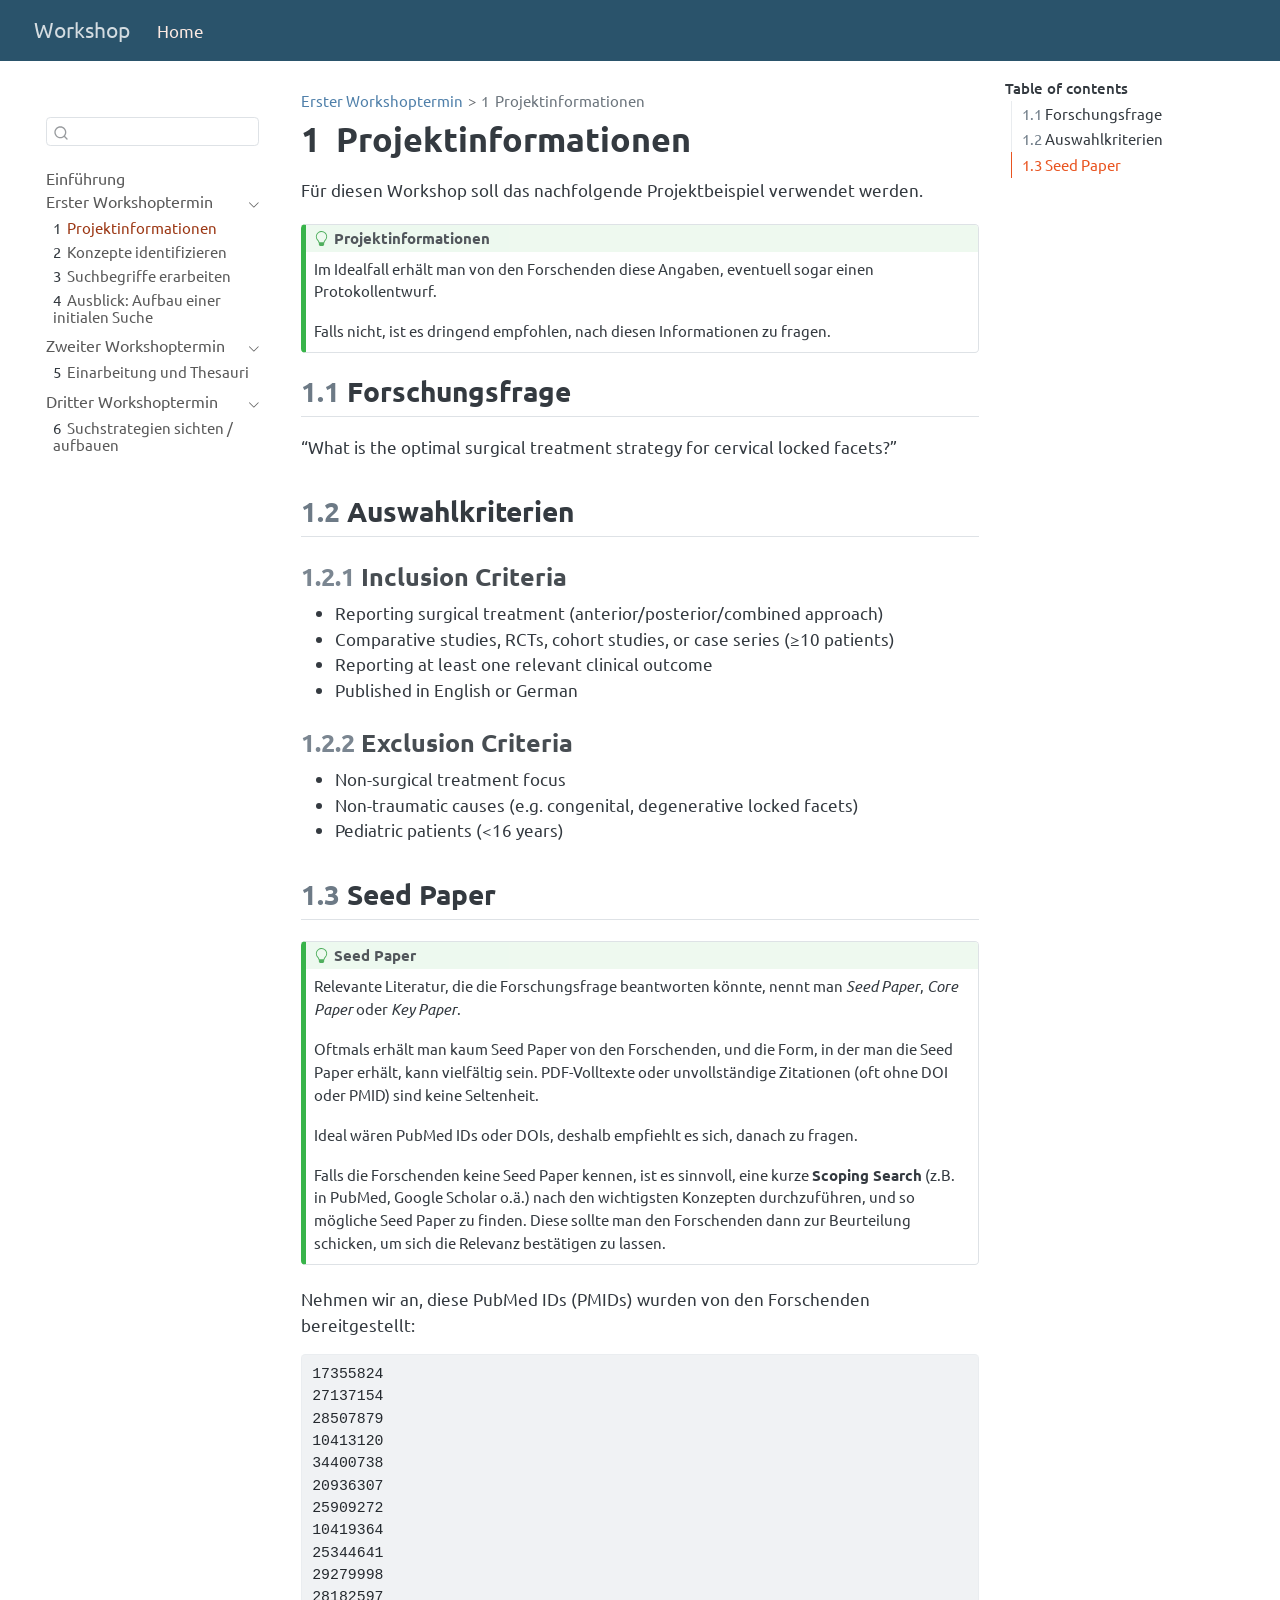
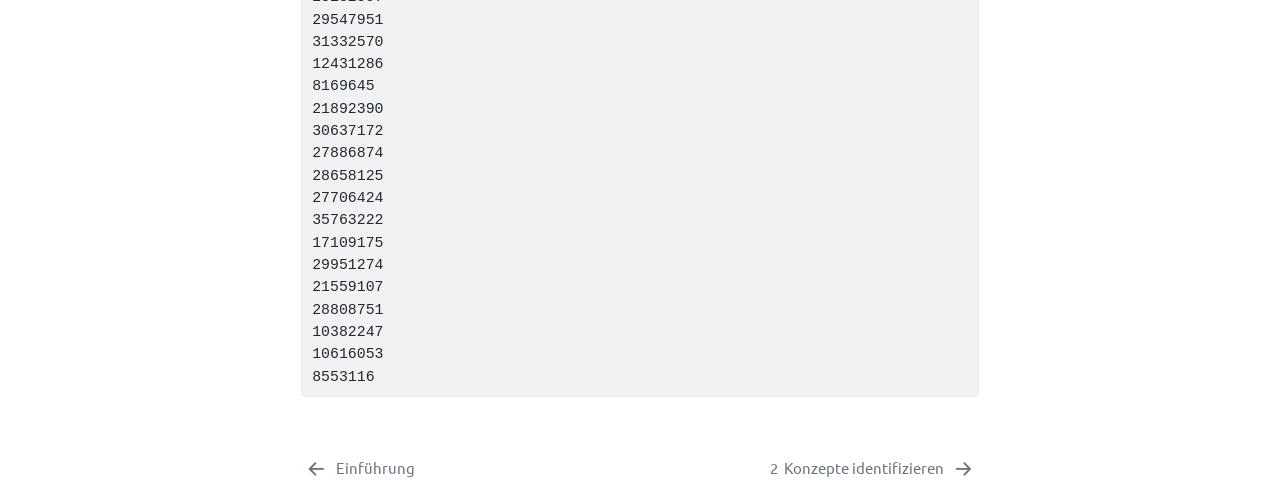
<file: docs/facts.html>
<!DOCTYPE html>
<html xmlns="http://www.w3.org/1999/xhtml" lang="en" xml:lang="en"><head>

<meta charset="utf-8">
<meta name="generator" content="quarto-1.8.25">

<meta name="viewport" content="width=device-width, initial-scale=1.0, user-scalable=yes">

<meta name="description" content="Interner Workshop der AG EBM">

<title>1&nbsp; Projektinformationen – Workshop</title>
<style>
code{white-space: pre-wrap;}
span.smallcaps{font-variant: small-caps;}
div.columns{display: flex; gap: min(4vw, 1.5em);}
div.column{flex: auto; overflow-x: auto;}
div.hanging-indent{margin-left: 1.5em; text-indent: -1.5em;}
ul.task-list{list-style: none;}
ul.task-list li input[type="checkbox"] {
  width: 0.8em;
  margin: 0 0.8em 0.2em -1em; /* quarto-specific, see https://github.com/quarto-dev/quarto-cli/issues/4556 */ 
  vertical-align: middle;
}
/* CSS for syntax highlighting */
html { -webkit-text-size-adjust: 100%; }
pre > code.sourceCode { white-space: pre; position: relative; }
pre > code.sourceCode > span { display: inline-block; line-height: 1.25; }
pre > code.sourceCode > span:empty { height: 1.2em; }
.sourceCode { overflow: visible; }
code.sourceCode > span { color: inherit; text-decoration: inherit; }
div.sourceCode { margin: 1em 0; }
pre.sourceCode { margin: 0; }
@media screen {
div.sourceCode { overflow: auto; }
}
@media print {
pre > code.sourceCode { white-space: pre-wrap; }
pre > code.sourceCode > span { text-indent: -5em; padding-left: 5em; }
}
pre.numberSource code
  { counter-reset: source-line 0; }
pre.numberSource code > span
  { position: relative; left: -4em; counter-increment: source-line; }
pre.numberSource code > span > a:first-child::before
  { content: counter(source-line);
    position: relative; left: -1em; text-align: right; vertical-align: baseline;
    border: none; display: inline-block;
    -webkit-touch-callout: none; -webkit-user-select: none;
    -khtml-user-select: none; -moz-user-select: none;
    -ms-user-select: none; user-select: none;
    padding: 0 4px; width: 4em;
  }
pre.numberSource { margin-left: 3em;  padding-left: 4px; }
div.sourceCode
  {   }
@media screen {
pre > code.sourceCode > span > a:first-child::before { text-decoration: underline; }
}
</style>


<script src="site_libs/quarto-nav/quarto-nav.js"></script>
<script src="site_libs/quarto-nav/headroom.min.js"></script>
<script src="site_libs/clipboard/clipboard.min.js"></script>
<script src="site_libs/quarto-search/autocomplete.umd.js"></script>
<script src="site_libs/quarto-search/fuse.min.js"></script>
<script src="site_libs/quarto-search/quarto-search.js"></script>
<meta name="quarto:offset" content="./">
<link href="./concepts.html" rel="next">
<link href="./index.html" rel="prev">
<script src="site_libs/quarto-html/quarto.js" type="module"></script>
<script src="site_libs/quarto-html/tabsets/tabsets.js" type="module"></script>
<script src="site_libs/quarto-html/axe/axe-check.js" type="module"></script>
<script src="site_libs/quarto-html/popper.min.js"></script>
<script src="site_libs/quarto-html/tippy.umd.min.js"></script>
<script src="site_libs/quarto-html/anchor.min.js"></script>
<link href="site_libs/quarto-html/tippy.css" rel="stylesheet">
<link href="site_libs/quarto-html/quarto-syntax-highlighting-065a5179aebd64318d7ea99d77b64a9e.css" rel="stylesheet" id="quarto-text-highlighting-styles">
<script src="site_libs/bootstrap/bootstrap.min.js"></script>
<link href="site_libs/bootstrap/bootstrap-icons.css" rel="stylesheet">
<link href="site_libs/bootstrap/bootstrap-4666ebd988f99e28082c76482a351d50.min.css" rel="stylesheet" append-hash="true" id="quarto-bootstrap" data-mode="light">
<script id="quarto-search-options" type="application/json">{
  "location": "sidebar",
  "copy-button": false,
  "collapse-after": 3,
  "panel-placement": "start",
  "type": "textbox",
  "limit": 50,
  "keyboard-shortcut": [
    "f",
    "/",
    "s"
  ],
  "language": {
    "search-no-results-text": "No results",
    "search-matching-documents-text": "matching documents",
    "search-copy-link-title": "Copy link to search",
    "search-hide-matches-text": "Hide additional matches",
    "search-more-match-text": "more match in this document",
    "search-more-matches-text": "more matches in this document",
    "search-clear-button-title": "Clear",
    "search-text-placeholder": "",
    "search-detached-cancel-button-title": "Cancel",
    "search-submit-button-title": "Submit",
    "search-label": "Search"
  }
}</script>


</head>

<body class="nav-sidebar floating nav-fixed quarto-light">

<div id="quarto-search-results"></div>
  <header id="quarto-header" class="headroom fixed-top">
    <nav class="navbar navbar-expand-lg " data-bs-theme="dark">
      <div class="navbar-container container-fluid">
      <div class="navbar-brand-container mx-auto">
    <a href="./index.html" class="navbar-brand navbar-brand-logo">
    </a>
    <a class="navbar-brand" href="./index.html">
    <span class="navbar-title">Workshop</span>
    </a>
  </div>
          <button class="navbar-toggler" type="button" data-bs-toggle="collapse" data-bs-target="#navbarCollapse" aria-controls="navbarCollapse" role="menu" aria-expanded="false" aria-label="Toggle navigation" onclick="if (window.quartoToggleHeadroom) { window.quartoToggleHeadroom(); }">
  <span class="navbar-toggler-icon"></span>
</button>
          <div class="collapse navbar-collapse" id="navbarCollapse">
            <ul class="navbar-nav navbar-nav-scroll me-auto">
  <li class="nav-item">
    <a class="nav-link active" href="./index.html" aria-current="page"> 
<span class="menu-text">Home</span></a>
  </li>  
</ul>
          </div> <!-- /navcollapse -->
            <div class="quarto-navbar-tools">
</div>
      </div> <!-- /container-fluid -->
    </nav>
  <nav class="quarto-secondary-nav">
    <div class="container-fluid d-flex">
      <button type="button" class="quarto-btn-toggle btn" data-bs-toggle="collapse" role="button" data-bs-target=".quarto-sidebar-collapse-item" aria-controls="quarto-sidebar" aria-expanded="false" aria-label="Toggle sidebar navigation" onclick="if (window.quartoToggleHeadroom) { window.quartoToggleHeadroom(); }">
        <i class="bi bi-layout-text-sidebar-reverse"></i>
      </button>
        <nav class="quarto-page-breadcrumbs" aria-label="breadcrumb"><ol class="breadcrumb"><li class="breadcrumb-item"><a href="./facts.html">Erster Workshoptermin</a></li><li class="breadcrumb-item"><a href="./facts.html"><span class="chapter-number">1</span>&nbsp; <span class="chapter-title">Projektinformationen</span></a></li></ol></nav>
        <a class="flex-grow-1" role="navigation" data-bs-toggle="collapse" data-bs-target=".quarto-sidebar-collapse-item" aria-controls="quarto-sidebar" aria-expanded="false" aria-label="Toggle sidebar navigation" onclick="if (window.quartoToggleHeadroom) { window.quartoToggleHeadroom(); }">      
        </a>
      <button type="button" class="btn quarto-search-button" aria-label="Search" onclick="window.quartoOpenSearch();">
        <i class="bi bi-search"></i>
      </button>
    </div>
  </nav>
</header>
<!-- content -->
<div id="quarto-content" class="quarto-container page-columns page-rows-contents page-layout-article page-navbar">
<!-- sidebar -->
  <nav id="quarto-sidebar" class="sidebar collapse collapse-horizontal quarto-sidebar-collapse-item sidebar-navigation floating overflow-auto">
    <div class="pt-lg-2 mt-2 text-left sidebar-header sidebar-header-stacked">
      <a href="./index.html" class="sidebar-logo-link">
      </a>
      </div>
        <div class="mt-2 flex-shrink-0 align-items-center">
        <div class="sidebar-search">
        <div id="quarto-search" class="" title="Search"></div>
        </div>
        </div>
    <div class="sidebar-menu-container"> 
    <ul class="list-unstyled mt-1">
        <li class="sidebar-item">
  <div class="sidebar-item-container"> 
  <a href="./index.html" class="sidebar-item-text sidebar-link">
 <span class="menu-text">Einführung</span></a>
  </div>
</li>
        <li class="sidebar-item sidebar-item-section">
      <div class="sidebar-item-container"> 
            <a class="sidebar-item-text sidebar-link text-start" data-bs-toggle="collapse" data-bs-target="#quarto-sidebar-section-1" role="navigation" aria-expanded="true">
 <span class="menu-text">Erster Workshoptermin</span></a>
          <a class="sidebar-item-toggle text-start" data-bs-toggle="collapse" data-bs-target="#quarto-sidebar-section-1" role="navigation" aria-expanded="true" aria-label="Toggle section">
            <i class="bi bi-chevron-right ms-2"></i>
          </a> 
      </div>
      <ul id="quarto-sidebar-section-1" class="collapse list-unstyled sidebar-section depth1 show">  
          <li class="sidebar-item">
  <div class="sidebar-item-container"> 
  <a href="./facts.html" class="sidebar-item-text sidebar-link active">
 <span class="menu-text"><span class="chapter-number">1</span>&nbsp; <span class="chapter-title">Projektinformationen</span></span></a>
  </div>
</li>
          <li class="sidebar-item">
  <div class="sidebar-item-container"> 
  <a href="./concepts.html" class="sidebar-item-text sidebar-link">
 <span class="menu-text"><span class="chapter-number">2</span>&nbsp; <span class="chapter-title">Konzepte identifizieren</span></span></a>
  </div>
</li>
          <li class="sidebar-item">
  <div class="sidebar-item-container"> 
  <a href="./searchterms.html" class="sidebar-item-text sidebar-link">
 <span class="menu-text"><span class="chapter-number">3</span>&nbsp; <span class="chapter-title">Suchbegriffe erarbeiten</span></span></a>
  </div>
</li>
          <li class="sidebar-item">
  <div class="sidebar-item-container"> 
  <a href="./initialsearch.html" class="sidebar-item-text sidebar-link">
 <span class="menu-text"><span class="chapter-number">4</span>&nbsp; <span class="chapter-title">Ausblick: Aufbau einer initialen Suche</span></span></a>
  </div>
</li>
      </ul>
  </li>
        <li class="sidebar-item sidebar-item-section">
      <div class="sidebar-item-container"> 
            <a class="sidebar-item-text sidebar-link text-start" data-bs-toggle="collapse" data-bs-target="#quarto-sidebar-section-2" role="navigation" aria-expanded="true">
 <span class="menu-text">Zweiter Workshoptermin</span></a>
          <a class="sidebar-item-toggle text-start" data-bs-toggle="collapse" data-bs-target="#quarto-sidebar-section-2" role="navigation" aria-expanded="true" aria-label="Toggle section">
            <i class="bi bi-chevron-right ms-2"></i>
          </a> 
      </div>
      <ul id="quarto-sidebar-section-2" class="collapse list-unstyled sidebar-section depth1 show">  
          <li class="sidebar-item">
  <div class="sidebar-item-container"> 
  <a href="./topic.html" class="sidebar-item-text sidebar-link">
 <span class="menu-text"><span class="chapter-number">5</span>&nbsp; <span class="chapter-title">Einarbeitung und Thesauri</span></span></a>
  </div>
</li>
      </ul>
  </li>
        <li class="sidebar-item sidebar-item-section">
      <div class="sidebar-item-container"> 
            <a class="sidebar-item-text sidebar-link text-start" data-bs-toggle="collapse" data-bs-target="#quarto-sidebar-section-3" role="navigation" aria-expanded="true">
 <span class="menu-text">Dritter Workshoptermin</span></a>
          <a class="sidebar-item-toggle text-start" data-bs-toggle="collapse" data-bs-target="#quarto-sidebar-section-3" role="navigation" aria-expanded="true" aria-label="Toggle section">
            <i class="bi bi-chevron-right ms-2"></i>
          </a> 
      </div>
      <ul id="quarto-sidebar-section-3" class="collapse list-unstyled sidebar-section depth1 show">  
          <li class="sidebar-item">
  <div class="sidebar-item-container"> 
  <a href="./topic2.html" class="sidebar-item-text sidebar-link">
 <span class="menu-text"><span class="chapter-number">6</span>&nbsp; <span class="chapter-title">Suchstrategien sichten / aufbauen</span></span></a>
  </div>
</li>
      </ul>
  </li>
    </ul>
    </div>
</nav>
<div id="quarto-sidebar-glass" class="quarto-sidebar-collapse-item" data-bs-toggle="collapse" data-bs-target=".quarto-sidebar-collapse-item"></div>
<!-- margin-sidebar -->
    <div id="quarto-margin-sidebar" class="sidebar margin-sidebar">
        <nav id="TOC" role="doc-toc" class="toc-active">
    <h2 id="toc-title">Table of contents</h2>
   
  <ul>
  <li><a href="#forschungsfrage" id="toc-forschungsfrage" class="nav-link active" data-scroll-target="#forschungsfrage"><span class="header-section-number">1.1</span> Forschungsfrage</a></li>
  <li><a href="#auswahlkriterien" id="toc-auswahlkriterien" class="nav-link" data-scroll-target="#auswahlkriterien"><span class="header-section-number">1.2</span> Auswahlkriterien</a>
  <ul class="collapse">
  <li><a href="#inclusion-criteria" id="toc-inclusion-criteria" class="nav-link" data-scroll-target="#inclusion-criteria"><span class="header-section-number">1.2.1</span> Inclusion Criteria</a></li>
  <li><a href="#exclusion-criteria" id="toc-exclusion-criteria" class="nav-link" data-scroll-target="#exclusion-criteria"><span class="header-section-number">1.2.2</span> Exclusion Criteria</a></li>
  </ul></li>
  <li><a href="#sec-seedpaper" id="toc-sec-seedpaper" class="nav-link" data-scroll-target="#sec-seedpaper"><span class="header-section-number">1.3</span> Seed Paper</a></li>
  </ul>
</nav>
    </div>
<!-- main -->
<main class="content" id="quarto-document-content">

<header id="title-block-header" class="quarto-title-block default"><nav class="quarto-page-breadcrumbs quarto-title-breadcrumbs d-none d-lg-block" aria-label="breadcrumb"><ol class="breadcrumb"><li class="breadcrumb-item"><a href="./facts.html">Erster Workshoptermin</a></li><li class="breadcrumb-item"><a href="./facts.html"><span class="chapter-number">1</span>&nbsp; <span class="chapter-title">Projektinformationen</span></a></li></ol></nav>
<div class="quarto-title">
<h1 class="title"><span class="chapter-number">1</span>&nbsp; <span class="chapter-title">Projektinformationen</span></h1>
</div>



<div class="quarto-title-meta">

    
  
    
  </div>
  


</header>


<p>Für diesen Workshop soll das nachfolgende Projektbeispiel verwendet werden.</p>
<div class="callout callout-style-default callout-tip callout-titled" title="Projektinformationen">
<div class="callout-header d-flex align-content-center">
<div class="callout-icon-container">
<i class="callout-icon"></i>
</div>
<div class="callout-title-container flex-fill">
<span class="screen-reader-only">Tip</span>Projektinformationen
</div>
</div>
<div class="callout-body-container callout-body">
<p>Im Idealfall erhält man von den Forschenden diese Angaben, eventuell sogar einen Protokollentwurf.</p>
<p>Falls nicht, ist es dringend empfohlen, nach diesen Informationen zu fragen.</p>
</div>
</div>
<section id="forschungsfrage" class="level2" data-number="1.1">
<h2 data-number="1.1" class="anchored" data-anchor-id="forschungsfrage"><span class="header-section-number">1.1</span> Forschungsfrage</h2>
<p>“What is the optimal surgical treatment strategy for cervical locked facets?”</p>
</section>
<section id="auswahlkriterien" class="level2" data-number="1.2">
<h2 data-number="1.2" class="anchored" data-anchor-id="auswahlkriterien"><span class="header-section-number">1.2</span> Auswahlkriterien</h2>
<section id="inclusion-criteria" class="level3" data-number="1.2.1">
<h3 data-number="1.2.1" class="anchored" data-anchor-id="inclusion-criteria"><span class="header-section-number">1.2.1</span> Inclusion Criteria</h3>
<ul>
<li>Reporting surgical treatment (anterior/posterior/combined approach)</li>
<li>Comparative studies, RCTs, cohort studies, or case series (≥10 patients)</li>
<li>Reporting at least one relevant clinical outcome</li>
<li>Published in English or German</li>
</ul>
</section>
<section id="exclusion-criteria" class="level3" data-number="1.2.2">
<h3 data-number="1.2.2" class="anchored" data-anchor-id="exclusion-criteria"><span class="header-section-number">1.2.2</span> Exclusion Criteria</h3>
<ul>
<li>Non-surgical treatment focus</li>
<li>Non-traumatic causes (e.g.&nbsp;congenital, degenerative locked facets)</li>
<li>Pediatric patients (&lt;16 years)</li>
</ul>
</section>
</section>
<section id="sec-seedpaper" class="level2" data-number="1.3">
<h2 data-number="1.3" class="anchored" data-anchor-id="sec-seedpaper"><span class="header-section-number">1.3</span> Seed Paper</h2>
<div class="callout callout-style-default callout-tip callout-titled" title="Seed Paper">
<div class="callout-header d-flex align-content-center">
<div class="callout-icon-container">
<i class="callout-icon"></i>
</div>
<div class="callout-title-container flex-fill">
<span class="screen-reader-only">Tip</span>Seed Paper
</div>
</div>
<div class="callout-body-container callout-body">
<p>Relevante Literatur, die die Forschungsfrage beantworten könnte, nennt man <em>Seed Paper</em>, <em>Core Paper</em> oder <em>Key Paper</em>.</p>
<p>Oftmals erhält man kaum Seed Paper von den Forschenden, und die Form, in der man die Seed Paper erhält, kann vielfältig sein. PDF-Volltexte oder unvollständige Zitationen (oft ohne DOI oder PMID) sind keine Seltenheit.</p>
<p>Ideal wären PubMed IDs oder DOIs, deshalb empfiehlt es sich, danach zu fragen.</p>
<p>Falls die Forschenden keine Seed Paper kennen, ist es sinnvoll, eine kurze <strong>Scoping Search</strong> (z.B. in PubMed, Google Scholar o.ä.) nach den wichtigsten Konzepten durchzuführen, und so mögliche Seed Paper zu finden. Diese sollte man den Forschenden dann zur Beurteilung schicken, um sich die Relevanz bestätigen zu lassen.</p>
</div>
</div>
<p>Nehmen wir an, diese PubMed IDs (PMIDs) wurden von den Forschenden bereitgestellt:</p>
<div class="code-copy-outer-scaffold"><div class="sourceCode" id="cb1"><pre class="sourceCode markdown code-with-copy"><code class="sourceCode markdown"><span id="cb1-1"><a href="#cb1-1" aria-hidden="true" tabindex="-1"></a>17355824 </span>
<span id="cb1-2"><a href="#cb1-2" aria-hidden="true" tabindex="-1"></a>27137154 </span>
<span id="cb1-3"><a href="#cb1-3" aria-hidden="true" tabindex="-1"></a>28507879 </span>
<span id="cb1-4"><a href="#cb1-4" aria-hidden="true" tabindex="-1"></a>10413120 </span>
<span id="cb1-5"><a href="#cb1-5" aria-hidden="true" tabindex="-1"></a>34400738</span>
<span id="cb1-6"><a href="#cb1-6" aria-hidden="true" tabindex="-1"></a>20936307</span>
<span id="cb1-7"><a href="#cb1-7" aria-hidden="true" tabindex="-1"></a>25909272 </span>
<span id="cb1-8"><a href="#cb1-8" aria-hidden="true" tabindex="-1"></a>10419364</span>
<span id="cb1-9"><a href="#cb1-9" aria-hidden="true" tabindex="-1"></a>25344641 </span>
<span id="cb1-10"><a href="#cb1-10" aria-hidden="true" tabindex="-1"></a>29279998 </span>
<span id="cb1-11"><a href="#cb1-11" aria-hidden="true" tabindex="-1"></a>28182597</span>
<span id="cb1-12"><a href="#cb1-12" aria-hidden="true" tabindex="-1"></a>29547951 </span>
<span id="cb1-13"><a href="#cb1-13" aria-hidden="true" tabindex="-1"></a>31332570</span>
<span id="cb1-14"><a href="#cb1-14" aria-hidden="true" tabindex="-1"></a>12431286 </span>
<span id="cb1-15"><a href="#cb1-15" aria-hidden="true" tabindex="-1"></a>8169645 </span>
<span id="cb1-16"><a href="#cb1-16" aria-hidden="true" tabindex="-1"></a>21892390</span>
<span id="cb1-17"><a href="#cb1-17" aria-hidden="true" tabindex="-1"></a>30637172</span>
<span id="cb1-18"><a href="#cb1-18" aria-hidden="true" tabindex="-1"></a>27886874</span>
<span id="cb1-19"><a href="#cb1-19" aria-hidden="true" tabindex="-1"></a>28658125</span>
<span id="cb1-20"><a href="#cb1-20" aria-hidden="true" tabindex="-1"></a>27706424</span>
<span id="cb1-21"><a href="#cb1-21" aria-hidden="true" tabindex="-1"></a>35763222</span>
<span id="cb1-22"><a href="#cb1-22" aria-hidden="true" tabindex="-1"></a>17109175</span>
<span id="cb1-23"><a href="#cb1-23" aria-hidden="true" tabindex="-1"></a>29951274</span>
<span id="cb1-24"><a href="#cb1-24" aria-hidden="true" tabindex="-1"></a>21559107</span>
<span id="cb1-25"><a href="#cb1-25" aria-hidden="true" tabindex="-1"></a>28808751</span>
<span id="cb1-26"><a href="#cb1-26" aria-hidden="true" tabindex="-1"></a>10382247</span>
<span id="cb1-27"><a href="#cb1-27" aria-hidden="true" tabindex="-1"></a>10616053</span>
<span id="cb1-28"><a href="#cb1-28" aria-hidden="true" tabindex="-1"></a>8553116</span></code></pre></div><button title="Copy to Clipboard" class="code-copy-button"><i class="bi"></i></button></div>


</section>

</main> <!-- /main -->
<script id="quarto-html-after-body" type="application/javascript">
  window.document.addEventListener("DOMContentLoaded", function (event) {
    const icon = "";
    const anchorJS = new window.AnchorJS();
    anchorJS.options = {
      placement: 'right',
      icon: icon
    };
    anchorJS.add('.anchored');
    const isCodeAnnotation = (el) => {
      for (const clz of el.classList) {
        if (clz.startsWith('code-annotation-')) {                     
          return true;
        }
      }
      return false;
    }
    const onCopySuccess = function(e) {
      // button target
      const button = e.trigger;
      // don't keep focus
      button.blur();
      // flash "checked"
      button.classList.add('code-copy-button-checked');
      var currentTitle = button.getAttribute("title");
      button.setAttribute("title", "Copied!");
      let tooltip;
      if (window.bootstrap) {
        button.setAttribute("data-bs-toggle", "tooltip");
        button.setAttribute("data-bs-placement", "left");
        button.setAttribute("data-bs-title", "Copied!");
        tooltip = new bootstrap.Tooltip(button, 
          { trigger: "manual", 
            customClass: "code-copy-button-tooltip",
            offset: [0, -8]});
        tooltip.show();    
      }
      setTimeout(function() {
        if (tooltip) {
          tooltip.hide();
          button.removeAttribute("data-bs-title");
          button.removeAttribute("data-bs-toggle");
          button.removeAttribute("data-bs-placement");
        }
        button.setAttribute("title", currentTitle);
        button.classList.remove('code-copy-button-checked');
      }, 1000);
      // clear code selection
      e.clearSelection();
    }
    const getTextToCopy = function(trigger) {
      const outerScaffold = trigger.parentElement.cloneNode(true);
      const codeEl = outerScaffold.querySelector('code');
      for (const childEl of codeEl.children) {
        if (isCodeAnnotation(childEl)) {
          childEl.remove();
        }
      }
      return codeEl.innerText;
    }
    const clipboard = new window.ClipboardJS('.code-copy-button:not([data-in-quarto-modal])', {
      text: getTextToCopy
    });
    clipboard.on('success', onCopySuccess);
    if (window.document.getElementById('quarto-embedded-source-code-modal')) {
      const clipboardModal = new window.ClipboardJS('.code-copy-button[data-in-quarto-modal]', {
        text: getTextToCopy,
        container: window.document.getElementById('quarto-embedded-source-code-modal')
      });
      clipboardModal.on('success', onCopySuccess);
    }
      var localhostRegex = new RegExp(/^(?:http|https):\/\/localhost\:?[0-9]*\//);
      var mailtoRegex = new RegExp(/^mailto:/);
        var filterRegex = new RegExp('/' + window.location.host + '/');
      var isInternal = (href) => {
          return filterRegex.test(href) || localhostRegex.test(href) || mailtoRegex.test(href);
      }
      // Inspect non-navigation links and adorn them if external
     var links = window.document.querySelectorAll('a[href]:not(.nav-link):not(.navbar-brand):not(.toc-action):not(.sidebar-link):not(.sidebar-item-toggle):not(.pagination-link):not(.no-external):not([aria-hidden]):not(.dropdown-item):not(.quarto-navigation-tool):not(.about-link)');
      for (var i=0; i<links.length; i++) {
        const link = links[i];
        if (!isInternal(link.href)) {
          // undo the damage that might have been done by quarto-nav.js in the case of
          // links that we want to consider external
          if (link.dataset.originalHref !== undefined) {
            link.href = link.dataset.originalHref;
          }
            // target, if specified
            link.setAttribute("target", "_blank");
            if (link.getAttribute("rel") === null) {
              link.setAttribute("rel", "noopener");
            }
        }
      }
    function tippyHover(el, contentFn, onTriggerFn, onUntriggerFn) {
      const config = {
        allowHTML: true,
        maxWidth: 500,
        delay: 100,
        arrow: false,
        appendTo: function(el) {
            return el.parentElement;
        },
        interactive: true,
        interactiveBorder: 10,
        theme: 'quarto',
        placement: 'bottom-start',
      };
      if (contentFn) {
        config.content = contentFn;
      }
      if (onTriggerFn) {
        config.onTrigger = onTriggerFn;
      }
      if (onUntriggerFn) {
        config.onUntrigger = onUntriggerFn;
      }
      window.tippy(el, config); 
    }
    const noterefs = window.document.querySelectorAll('a[role="doc-noteref"]');
    for (var i=0; i<noterefs.length; i++) {
      const ref = noterefs[i];
      tippyHover(ref, function() {
        // use id or data attribute instead here
        let href = ref.getAttribute('data-footnote-href') || ref.getAttribute('href');
        try { href = new URL(href).hash; } catch {}
        const id = href.replace(/^#\/?/, "");
        const note = window.document.getElementById(id);
        if (note) {
          return note.innerHTML;
        } else {
          return "";
        }
      });
    }
    const xrefs = window.document.querySelectorAll('a.quarto-xref');
    const processXRef = (id, note) => {
      // Strip column container classes
      const stripColumnClz = (el) => {
        el.classList.remove("page-full", "page-columns");
        if (el.children) {
          for (const child of el.children) {
            stripColumnClz(child);
          }
        }
      }
      stripColumnClz(note)
      if (id === null || id.startsWith('sec-')) {
        // Special case sections, only their first couple elements
        const container = document.createElement("div");
        if (note.children && note.children.length > 2) {
          container.appendChild(note.children[0].cloneNode(true));
          for (let i = 1; i < note.children.length; i++) {
            const child = note.children[i];
            if (child.tagName === "P" && child.innerText === "") {
              continue;
            } else {
              container.appendChild(child.cloneNode(true));
              break;
            }
          }
          if (window.Quarto?.typesetMath) {
            window.Quarto.typesetMath(container);
          }
          return container.innerHTML
        } else {
          if (window.Quarto?.typesetMath) {
            window.Quarto.typesetMath(note);
          }
          return note.innerHTML;
        }
      } else {
        // Remove any anchor links if they are present
        const anchorLink = note.querySelector('a.anchorjs-link');
        if (anchorLink) {
          anchorLink.remove();
        }
        if (window.Quarto?.typesetMath) {
          window.Quarto.typesetMath(note);
        }
        if (note.classList.contains("callout")) {
          return note.outerHTML;
        } else {
          return note.innerHTML;
        }
      }
    }
    for (var i=0; i<xrefs.length; i++) {
      const xref = xrefs[i];
      tippyHover(xref, undefined, function(instance) {
        instance.disable();
        let url = xref.getAttribute('href');
        let hash = undefined; 
        if (url.startsWith('#')) {
          hash = url;
        } else {
          try { hash = new URL(url).hash; } catch {}
        }
        if (hash) {
          const id = hash.replace(/^#\/?/, "");
          const note = window.document.getElementById(id);
          if (note !== null) {
            try {
              const html = processXRef(id, note.cloneNode(true));
              instance.setContent(html);
            } finally {
              instance.enable();
              instance.show();
            }
          } else {
            // See if we can fetch this
            fetch(url.split('#')[0])
            .then(res => res.text())
            .then(html => {
              const parser = new DOMParser();
              const htmlDoc = parser.parseFromString(html, "text/html");
              const note = htmlDoc.getElementById(id);
              if (note !== null) {
                const html = processXRef(id, note);
                instance.setContent(html);
              } 
            }).finally(() => {
              instance.enable();
              instance.show();
            });
          }
        } else {
          // See if we can fetch a full url (with no hash to target)
          // This is a special case and we should probably do some content thinning / targeting
          fetch(url)
          .then(res => res.text())
          .then(html => {
            const parser = new DOMParser();
            const htmlDoc = parser.parseFromString(html, "text/html");
            const note = htmlDoc.querySelector('main.content');
            if (note !== null) {
              // This should only happen for chapter cross references
              // (since there is no id in the URL)
              // remove the first header
              if (note.children.length > 0 && note.children[0].tagName === "HEADER") {
                note.children[0].remove();
              }
              const html = processXRef(null, note);
              instance.setContent(html);
            } 
          }).finally(() => {
            instance.enable();
            instance.show();
          });
        }
      }, function(instance) {
      });
    }
        let selectedAnnoteEl;
        const selectorForAnnotation = ( cell, annotation) => {
          let cellAttr = 'data-code-cell="' + cell + '"';
          let lineAttr = 'data-code-annotation="' +  annotation + '"';
          const selector = 'span[' + cellAttr + '][' + lineAttr + ']';
          return selector;
        }
        const selectCodeLines = (annoteEl) => {
          const doc = window.document;
          const targetCell = annoteEl.getAttribute("data-target-cell");
          const targetAnnotation = annoteEl.getAttribute("data-target-annotation");
          const annoteSpan = window.document.querySelector(selectorForAnnotation(targetCell, targetAnnotation));
          const lines = annoteSpan.getAttribute("data-code-lines").split(",");
          const lineIds = lines.map((line) => {
            return targetCell + "-" + line;
          })
          let top = null;
          let height = null;
          let parent = null;
          if (lineIds.length > 0) {
              //compute the position of the single el (top and bottom and make a div)
              const el = window.document.getElementById(lineIds[0]);
              top = el.offsetTop;
              height = el.offsetHeight;
              parent = el.parentElement.parentElement;
            if (lineIds.length > 1) {
              const lastEl = window.document.getElementById(lineIds[lineIds.length - 1]);
              const bottom = lastEl.offsetTop + lastEl.offsetHeight;
              height = bottom - top;
            }
            if (top !== null && height !== null && parent !== null) {
              // cook up a div (if necessary) and position it 
              let div = window.document.getElementById("code-annotation-line-highlight");
              if (div === null) {
                div = window.document.createElement("div");
                div.setAttribute("id", "code-annotation-line-highlight");
                div.style.position = 'absolute';
                parent.appendChild(div);
              }
              div.style.top = top - 2 + "px";
              div.style.height = height + 4 + "px";
              div.style.left = 0;
              let gutterDiv = window.document.getElementById("code-annotation-line-highlight-gutter");
              if (gutterDiv === null) {
                gutterDiv = window.document.createElement("div");
                gutterDiv.setAttribute("id", "code-annotation-line-highlight-gutter");
                gutterDiv.style.position = 'absolute';
                const codeCell = window.document.getElementById(targetCell);
                const gutter = codeCell.querySelector('.code-annotation-gutter');
                gutter.appendChild(gutterDiv);
              }
              gutterDiv.style.top = top - 2 + "px";
              gutterDiv.style.height = height + 4 + "px";
            }
            selectedAnnoteEl = annoteEl;
          }
        };
        const unselectCodeLines = () => {
          const elementsIds = ["code-annotation-line-highlight", "code-annotation-line-highlight-gutter"];
          elementsIds.forEach((elId) => {
            const div = window.document.getElementById(elId);
            if (div) {
              div.remove();
            }
          });
          selectedAnnoteEl = undefined;
        };
          // Handle positioning of the toggle
      window.addEventListener(
        "resize",
        throttle(() => {
          elRect = undefined;
          if (selectedAnnoteEl) {
            selectCodeLines(selectedAnnoteEl);
          }
        }, 10)
      );
      function throttle(fn, ms) {
      let throttle = false;
      let timer;
        return (...args) => {
          if(!throttle) { // first call gets through
              fn.apply(this, args);
              throttle = true;
          } else { // all the others get throttled
              if(timer) clearTimeout(timer); // cancel #2
              timer = setTimeout(() => {
                fn.apply(this, args);
                timer = throttle = false;
              }, ms);
          }
        };
      }
        // Attach click handler to the DT
        const annoteDls = window.document.querySelectorAll('dt[data-target-cell]');
        for (const annoteDlNode of annoteDls) {
          annoteDlNode.addEventListener('click', (event) => {
            const clickedEl = event.target;
            if (clickedEl !== selectedAnnoteEl) {
              unselectCodeLines();
              const activeEl = window.document.querySelector('dt[data-target-cell].code-annotation-active');
              if (activeEl) {
                activeEl.classList.remove('code-annotation-active');
              }
              selectCodeLines(clickedEl);
              clickedEl.classList.add('code-annotation-active');
            } else {
              // Unselect the line
              unselectCodeLines();
              clickedEl.classList.remove('code-annotation-active');
            }
          });
        }
    const findCites = (el) => {
      const parentEl = el.parentElement;
      if (parentEl) {
        const cites = parentEl.dataset.cites;
        if (cites) {
          return {
            el,
            cites: cites.split(' ')
          };
        } else {
          return findCites(el.parentElement)
        }
      } else {
        return undefined;
      }
    };
    var bibliorefs = window.document.querySelectorAll('a[role="doc-biblioref"]');
    for (var i=0; i<bibliorefs.length; i++) {
      const ref = bibliorefs[i];
      const citeInfo = findCites(ref);
      if (citeInfo) {
        tippyHover(citeInfo.el, function() {
          var popup = window.document.createElement('div');
          citeInfo.cites.forEach(function(cite) {
            var citeDiv = window.document.createElement('div');
            citeDiv.classList.add('hanging-indent');
            citeDiv.classList.add('csl-entry');
            var biblioDiv = window.document.getElementById('ref-' + cite);
            if (biblioDiv) {
              citeDiv.innerHTML = biblioDiv.innerHTML;
            }
            popup.appendChild(citeDiv);
          });
          return popup.innerHTML;
        });
      }
    }
  });
  </script>
<nav class="page-navigation">
  <div class="nav-page nav-page-previous">
      <a href="./index.html" class="pagination-link" aria-label="Einführung">
        <i class="bi bi-arrow-left-short"></i> <span class="nav-page-text">Einführung</span>
      </a>          
  </div>
  <div class="nav-page nav-page-next">
      <a href="./concepts.html" class="pagination-link" aria-label="Konzepte identifizieren">
        <span class="nav-page-text"><span class="chapter-number">2</span>&nbsp; <span class="chapter-title">Konzepte identifizieren</span></span> <i class="bi bi-arrow-right-short"></i>
      </a>
  </div>
</nav>
</div> <!-- /content -->




</body></html>
</file>
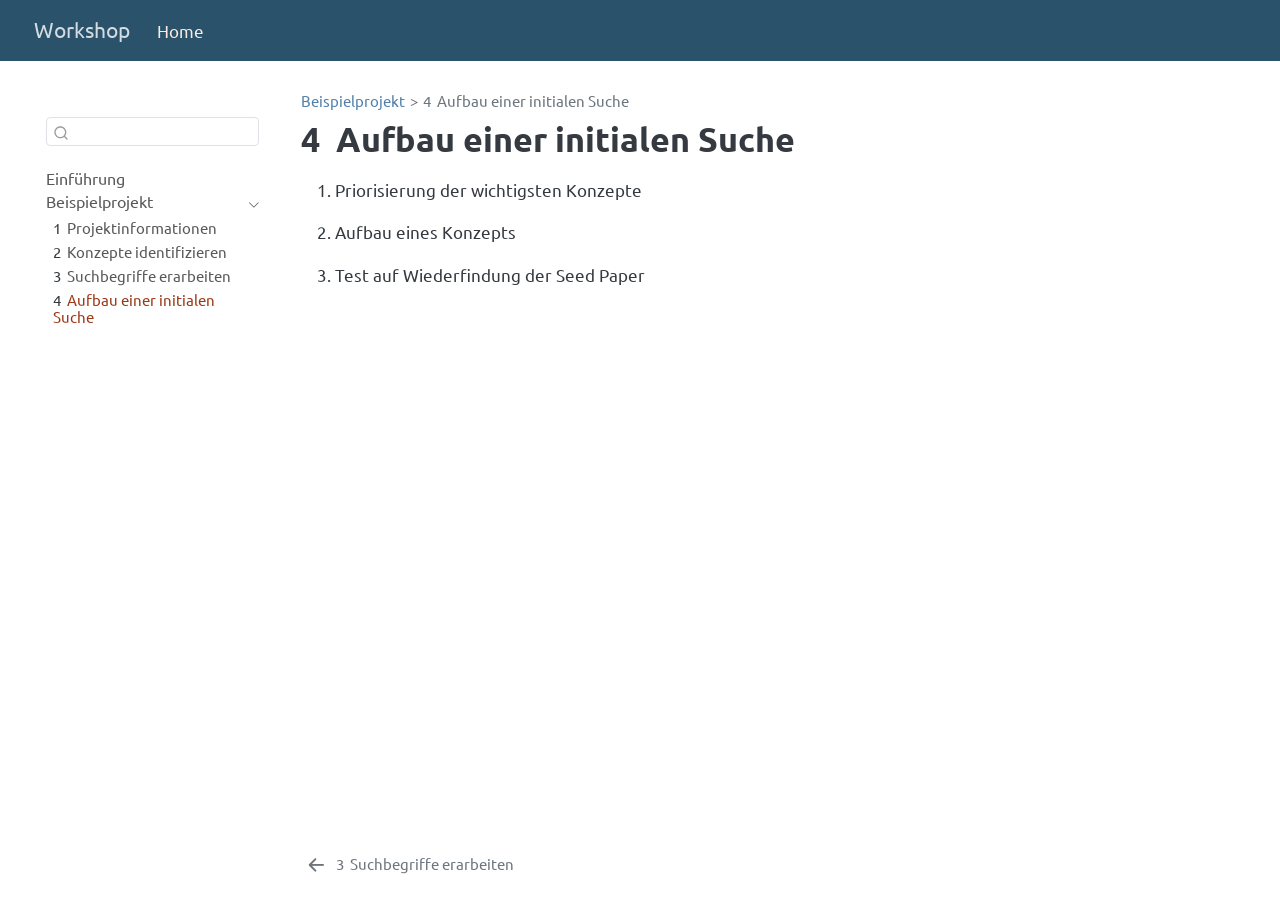
<file: docs/initialsearch.html>
<!DOCTYPE html>
<html xmlns="http://www.w3.org/1999/xhtml" lang="en" xml:lang="en"><head>

<meta charset="utf-8">
<meta name="generator" content="quarto-1.8.25">

<meta name="viewport" content="width=device-width, initial-scale=1.0, user-scalable=yes">

<meta name="description" content="Interner Workshop der AG EBM">

<title>4&nbsp; Aufbau einer initialen Suche – Workshop</title>
<style>
code{white-space: pre-wrap;}
span.smallcaps{font-variant: small-caps;}
div.columns{display: flex; gap: min(4vw, 1.5em);}
div.column{flex: auto; overflow-x: auto;}
div.hanging-indent{margin-left: 1.5em; text-indent: -1.5em;}
ul.task-list{list-style: none;}
ul.task-list li input[type="checkbox"] {
  width: 0.8em;
  margin: 0 0.8em 0.2em -1em; /* quarto-specific, see https://github.com/quarto-dev/quarto-cli/issues/4556 */ 
  vertical-align: middle;
}
</style>


<script src="site_libs/quarto-nav/quarto-nav.js"></script>
<script src="site_libs/quarto-nav/headroom.min.js"></script>
<script src="site_libs/clipboard/clipboard.min.js"></script>
<script src="site_libs/quarto-search/autocomplete.umd.js"></script>
<script src="site_libs/quarto-search/fuse.min.js"></script>
<script src="site_libs/quarto-search/quarto-search.js"></script>
<meta name="quarto:offset" content="./">
<link href="./searchterms.html" rel="prev">
<script src="site_libs/quarto-html/quarto.js" type="module"></script>
<script src="site_libs/quarto-html/tabsets/tabsets.js" type="module"></script>
<script src="site_libs/quarto-html/axe/axe-check.js" type="module"></script>
<script src="site_libs/quarto-html/popper.min.js"></script>
<script src="site_libs/quarto-html/tippy.umd.min.js"></script>
<script src="site_libs/quarto-html/anchor.min.js"></script>
<link href="site_libs/quarto-html/tippy.css" rel="stylesheet">
<link href="site_libs/quarto-html/quarto-syntax-highlighting-065a5179aebd64318d7ea99d77b64a9e.css" rel="stylesheet" id="quarto-text-highlighting-styles">
<script src="site_libs/bootstrap/bootstrap.min.js"></script>
<link href="site_libs/bootstrap/bootstrap-icons.css" rel="stylesheet">
<link href="site_libs/bootstrap/bootstrap-4666ebd988f99e28082c76482a351d50.min.css" rel="stylesheet" append-hash="true" id="quarto-bootstrap" data-mode="light">
<script id="quarto-search-options" type="application/json">{
  "location": "sidebar",
  "copy-button": false,
  "collapse-after": 3,
  "panel-placement": "start",
  "type": "textbox",
  "limit": 50,
  "keyboard-shortcut": [
    "f",
    "/",
    "s"
  ],
  "language": {
    "search-no-results-text": "No results",
    "search-matching-documents-text": "matching documents",
    "search-copy-link-title": "Copy link to search",
    "search-hide-matches-text": "Hide additional matches",
    "search-more-match-text": "more match in this document",
    "search-more-matches-text": "more matches in this document",
    "search-clear-button-title": "Clear",
    "search-text-placeholder": "",
    "search-detached-cancel-button-title": "Cancel",
    "search-submit-button-title": "Submit",
    "search-label": "Search"
  }
}</script>


</head>

<body class="nav-sidebar floating nav-fixed quarto-light">

<div id="quarto-search-results"></div>
  <header id="quarto-header" class="headroom fixed-top">
    <nav class="navbar navbar-expand-lg " data-bs-theme="dark">
      <div class="navbar-container container-fluid">
      <div class="navbar-brand-container mx-auto">
    <a href="./index.html" class="navbar-brand navbar-brand-logo">
    </a>
    <a class="navbar-brand" href="./index.html">
    <span class="navbar-title">Workshop</span>
    </a>
  </div>
          <button class="navbar-toggler" type="button" data-bs-toggle="collapse" data-bs-target="#navbarCollapse" aria-controls="navbarCollapse" role="menu" aria-expanded="false" aria-label="Toggle navigation" onclick="if (window.quartoToggleHeadroom) { window.quartoToggleHeadroom(); }">
  <span class="navbar-toggler-icon"></span>
</button>
          <div class="collapse navbar-collapse" id="navbarCollapse">
            <ul class="navbar-nav navbar-nav-scroll me-auto">
  <li class="nav-item">
    <a class="nav-link active" href="./index.html" aria-current="page"> 
<span class="menu-text">Home</span></a>
  </li>  
</ul>
          </div> <!-- /navcollapse -->
            <div class="quarto-navbar-tools">
</div>
      </div> <!-- /container-fluid -->
    </nav>
  <nav class="quarto-secondary-nav">
    <div class="container-fluid d-flex">
      <button type="button" class="quarto-btn-toggle btn" data-bs-toggle="collapse" role="button" data-bs-target=".quarto-sidebar-collapse-item" aria-controls="quarto-sidebar" aria-expanded="false" aria-label="Toggle sidebar navigation" onclick="if (window.quartoToggleHeadroom) { window.quartoToggleHeadroom(); }">
        <i class="bi bi-layout-text-sidebar-reverse"></i>
      </button>
        <nav class="quarto-page-breadcrumbs" aria-label="breadcrumb"><ol class="breadcrumb"><li class="breadcrumb-item"><a href="./facts.html">Beispielprojekt</a></li><li class="breadcrumb-item"><a href="./initialsearch.html"><span class="chapter-number">4</span>&nbsp; <span class="chapter-title">Aufbau einer initialen Suche</span></a></li></ol></nav>
        <a class="flex-grow-1" role="navigation" data-bs-toggle="collapse" data-bs-target=".quarto-sidebar-collapse-item" aria-controls="quarto-sidebar" aria-expanded="false" aria-label="Toggle sidebar navigation" onclick="if (window.quartoToggleHeadroom) { window.quartoToggleHeadroom(); }">      
        </a>
      <button type="button" class="btn quarto-search-button" aria-label="Search" onclick="window.quartoOpenSearch();">
        <i class="bi bi-search"></i>
      </button>
    </div>
  </nav>
</header>
<!-- content -->
<div id="quarto-content" class="quarto-container page-columns page-rows-contents page-layout-article page-navbar">
<!-- sidebar -->
  <nav id="quarto-sidebar" class="sidebar collapse collapse-horizontal quarto-sidebar-collapse-item sidebar-navigation floating overflow-auto">
    <div class="pt-lg-2 mt-2 text-left sidebar-header sidebar-header-stacked">
      <a href="./index.html" class="sidebar-logo-link">
      </a>
      </div>
        <div class="mt-2 flex-shrink-0 align-items-center">
        <div class="sidebar-search">
        <div id="quarto-search" class="" title="Search"></div>
        </div>
        </div>
    <div class="sidebar-menu-container"> 
    <ul class="list-unstyled mt-1">
        <li class="sidebar-item">
  <div class="sidebar-item-container"> 
  <a href="./index.html" class="sidebar-item-text sidebar-link">
 <span class="menu-text">Einführung</span></a>
  </div>
</li>
        <li class="sidebar-item sidebar-item-section">
      <div class="sidebar-item-container"> 
            <a class="sidebar-item-text sidebar-link text-start" data-bs-toggle="collapse" data-bs-target="#quarto-sidebar-section-1" role="navigation" aria-expanded="true">
 <span class="menu-text">Beispielprojekt</span></a>
          <a class="sidebar-item-toggle text-start" data-bs-toggle="collapse" data-bs-target="#quarto-sidebar-section-1" role="navigation" aria-expanded="true" aria-label="Toggle section">
            <i class="bi bi-chevron-right ms-2"></i>
          </a> 
      </div>
      <ul id="quarto-sidebar-section-1" class="collapse list-unstyled sidebar-section depth1 show">  
          <li class="sidebar-item">
  <div class="sidebar-item-container"> 
  <a href="./facts.html" class="sidebar-item-text sidebar-link">
 <span class="menu-text"><span class="chapter-number">1</span>&nbsp; <span class="chapter-title">Projektinformationen</span></span></a>
  </div>
</li>
          <li class="sidebar-item">
  <div class="sidebar-item-container"> 
  <a href="./concepts.html" class="sidebar-item-text sidebar-link">
 <span class="menu-text"><span class="chapter-number">2</span>&nbsp; <span class="chapter-title">Konzepte identifizieren</span></span></a>
  </div>
</li>
          <li class="sidebar-item">
  <div class="sidebar-item-container"> 
  <a href="./searchterms.html" class="sidebar-item-text sidebar-link">
 <span class="menu-text"><span class="chapter-number">3</span>&nbsp; <span class="chapter-title">Suchbegriffe erarbeiten</span></span></a>
  </div>
</li>
          <li class="sidebar-item">
  <div class="sidebar-item-container"> 
  <a href="./initialsearch.html" class="sidebar-item-text sidebar-link active">
 <span class="menu-text"><span class="chapter-number">4</span>&nbsp; <span class="chapter-title">Aufbau einer initialen Suche</span></span></a>
  </div>
</li>
      </ul>
  </li>
    </ul>
    </div>
</nav>
<div id="quarto-sidebar-glass" class="quarto-sidebar-collapse-item" data-bs-toggle="collapse" data-bs-target=".quarto-sidebar-collapse-item"></div>
<!-- margin-sidebar -->
    <div id="quarto-margin-sidebar" class="sidebar margin-sidebar zindex-bottom">
        
    </div>
<!-- main -->
<main class="content" id="quarto-document-content">

<header id="title-block-header" class="quarto-title-block default"><nav class="quarto-page-breadcrumbs quarto-title-breadcrumbs d-none d-lg-block" aria-label="breadcrumb"><ol class="breadcrumb"><li class="breadcrumb-item"><a href="./facts.html">Beispielprojekt</a></li><li class="breadcrumb-item"><a href="./initialsearch.html"><span class="chapter-number">4</span>&nbsp; <span class="chapter-title">Aufbau einer initialen Suche</span></a></li></ol></nav>
<div class="quarto-title">
<h1 class="title"><span class="chapter-number">4</span>&nbsp; <span class="chapter-title">Aufbau einer initialen Suche</span></h1>
</div>



<div class="quarto-title-meta">

    
  
    
  </div>
  


</header>


<ol type="1">
<li><p>Priorisierung der wichtigsten Konzepte</p></li>
<li><p>Aufbau eines Konzepts</p></li>
<li><p>Test auf Wiederfindung der Seed Paper</p></li>
</ol>



</main> <!-- /main -->
<script id="quarto-html-after-body" type="application/javascript">
  window.document.addEventListener("DOMContentLoaded", function (event) {
    const icon = "";
    const anchorJS = new window.AnchorJS();
    anchorJS.options = {
      placement: 'right',
      icon: icon
    };
    anchorJS.add('.anchored');
    const isCodeAnnotation = (el) => {
      for (const clz of el.classList) {
        if (clz.startsWith('code-annotation-')) {                     
          return true;
        }
      }
      return false;
    }
    const onCopySuccess = function(e) {
      // button target
      const button = e.trigger;
      // don't keep focus
      button.blur();
      // flash "checked"
      button.classList.add('code-copy-button-checked');
      var currentTitle = button.getAttribute("title");
      button.setAttribute("title", "Copied!");
      let tooltip;
      if (window.bootstrap) {
        button.setAttribute("data-bs-toggle", "tooltip");
        button.setAttribute("data-bs-placement", "left");
        button.setAttribute("data-bs-title", "Copied!");
        tooltip = new bootstrap.Tooltip(button, 
          { trigger: "manual", 
            customClass: "code-copy-button-tooltip",
            offset: [0, -8]});
        tooltip.show();    
      }
      setTimeout(function() {
        if (tooltip) {
          tooltip.hide();
          button.removeAttribute("data-bs-title");
          button.removeAttribute("data-bs-toggle");
          button.removeAttribute("data-bs-placement");
        }
        button.setAttribute("title", currentTitle);
        button.classList.remove('code-copy-button-checked');
      }, 1000);
      // clear code selection
      e.clearSelection();
    }
    const getTextToCopy = function(trigger) {
      const outerScaffold = trigger.parentElement.cloneNode(true);
      const codeEl = outerScaffold.querySelector('code');
      for (const childEl of codeEl.children) {
        if (isCodeAnnotation(childEl)) {
          childEl.remove();
        }
      }
      return codeEl.innerText;
    }
    const clipboard = new window.ClipboardJS('.code-copy-button:not([data-in-quarto-modal])', {
      text: getTextToCopy
    });
    clipboard.on('success', onCopySuccess);
    if (window.document.getElementById('quarto-embedded-source-code-modal')) {
      const clipboardModal = new window.ClipboardJS('.code-copy-button[data-in-quarto-modal]', {
        text: getTextToCopy,
        container: window.document.getElementById('quarto-embedded-source-code-modal')
      });
      clipboardModal.on('success', onCopySuccess);
    }
      var localhostRegex = new RegExp(/^(?:http|https):\/\/localhost\:?[0-9]*\//);
      var mailtoRegex = new RegExp(/^mailto:/);
        var filterRegex = new RegExp('/' + window.location.host + '/');
      var isInternal = (href) => {
          return filterRegex.test(href) || localhostRegex.test(href) || mailtoRegex.test(href);
      }
      // Inspect non-navigation links and adorn them if external
     var links = window.document.querySelectorAll('a[href]:not(.nav-link):not(.navbar-brand):not(.toc-action):not(.sidebar-link):not(.sidebar-item-toggle):not(.pagination-link):not(.no-external):not([aria-hidden]):not(.dropdown-item):not(.quarto-navigation-tool):not(.about-link)');
      for (var i=0; i<links.length; i++) {
        const link = links[i];
        if (!isInternal(link.href)) {
          // undo the damage that might have been done by quarto-nav.js in the case of
          // links that we want to consider external
          if (link.dataset.originalHref !== undefined) {
            link.href = link.dataset.originalHref;
          }
            // target, if specified
            link.setAttribute("target", "_blank");
            if (link.getAttribute("rel") === null) {
              link.setAttribute("rel", "noopener");
            }
        }
      }
    function tippyHover(el, contentFn, onTriggerFn, onUntriggerFn) {
      const config = {
        allowHTML: true,
        maxWidth: 500,
        delay: 100,
        arrow: false,
        appendTo: function(el) {
            return el.parentElement;
        },
        interactive: true,
        interactiveBorder: 10,
        theme: 'quarto',
        placement: 'bottom-start',
      };
      if (contentFn) {
        config.content = contentFn;
      }
      if (onTriggerFn) {
        config.onTrigger = onTriggerFn;
      }
      if (onUntriggerFn) {
        config.onUntrigger = onUntriggerFn;
      }
      window.tippy(el, config); 
    }
    const noterefs = window.document.querySelectorAll('a[role="doc-noteref"]');
    for (var i=0; i<noterefs.length; i++) {
      const ref = noterefs[i];
      tippyHover(ref, function() {
        // use id or data attribute instead here
        let href = ref.getAttribute('data-footnote-href') || ref.getAttribute('href');
        try { href = new URL(href).hash; } catch {}
        const id = href.replace(/^#\/?/, "");
        const note = window.document.getElementById(id);
        if (note) {
          return note.innerHTML;
        } else {
          return "";
        }
      });
    }
    const xrefs = window.document.querySelectorAll('a.quarto-xref');
    const processXRef = (id, note) => {
      // Strip column container classes
      const stripColumnClz = (el) => {
        el.classList.remove("page-full", "page-columns");
        if (el.children) {
          for (const child of el.children) {
            stripColumnClz(child);
          }
        }
      }
      stripColumnClz(note)
      if (id === null || id.startsWith('sec-')) {
        // Special case sections, only their first couple elements
        const container = document.createElement("div");
        if (note.children && note.children.length > 2) {
          container.appendChild(note.children[0].cloneNode(true));
          for (let i = 1; i < note.children.length; i++) {
            const child = note.children[i];
            if (child.tagName === "P" && child.innerText === "") {
              continue;
            } else {
              container.appendChild(child.cloneNode(true));
              break;
            }
          }
          if (window.Quarto?.typesetMath) {
            window.Quarto.typesetMath(container);
          }
          return container.innerHTML
        } else {
          if (window.Quarto?.typesetMath) {
            window.Quarto.typesetMath(note);
          }
          return note.innerHTML;
        }
      } else {
        // Remove any anchor links if they are present
        const anchorLink = note.querySelector('a.anchorjs-link');
        if (anchorLink) {
          anchorLink.remove();
        }
        if (window.Quarto?.typesetMath) {
          window.Quarto.typesetMath(note);
        }
        if (note.classList.contains("callout")) {
          return note.outerHTML;
        } else {
          return note.innerHTML;
        }
      }
    }
    for (var i=0; i<xrefs.length; i++) {
      const xref = xrefs[i];
      tippyHover(xref, undefined, function(instance) {
        instance.disable();
        let url = xref.getAttribute('href');
        let hash = undefined; 
        if (url.startsWith('#')) {
          hash = url;
        } else {
          try { hash = new URL(url).hash; } catch {}
        }
        if (hash) {
          const id = hash.replace(/^#\/?/, "");
          const note = window.document.getElementById(id);
          if (note !== null) {
            try {
              const html = processXRef(id, note.cloneNode(true));
              instance.setContent(html);
            } finally {
              instance.enable();
              instance.show();
            }
          } else {
            // See if we can fetch this
            fetch(url.split('#')[0])
            .then(res => res.text())
            .then(html => {
              const parser = new DOMParser();
              const htmlDoc = parser.parseFromString(html, "text/html");
              const note = htmlDoc.getElementById(id);
              if (note !== null) {
                const html = processXRef(id, note);
                instance.setContent(html);
              } 
            }).finally(() => {
              instance.enable();
              instance.show();
            });
          }
        } else {
          // See if we can fetch a full url (with no hash to target)
          // This is a special case and we should probably do some content thinning / targeting
          fetch(url)
          .then(res => res.text())
          .then(html => {
            const parser = new DOMParser();
            const htmlDoc = parser.parseFromString(html, "text/html");
            const note = htmlDoc.querySelector('main.content');
            if (note !== null) {
              // This should only happen for chapter cross references
              // (since there is no id in the URL)
              // remove the first header
              if (note.children.length > 0 && note.children[0].tagName === "HEADER") {
                note.children[0].remove();
              }
              const html = processXRef(null, note);
              instance.setContent(html);
            } 
          }).finally(() => {
            instance.enable();
            instance.show();
          });
        }
      }, function(instance) {
      });
    }
        let selectedAnnoteEl;
        const selectorForAnnotation = ( cell, annotation) => {
          let cellAttr = 'data-code-cell="' + cell + '"';
          let lineAttr = 'data-code-annotation="' +  annotation + '"';
          const selector = 'span[' + cellAttr + '][' + lineAttr + ']';
          return selector;
        }
        const selectCodeLines = (annoteEl) => {
          const doc = window.document;
          const targetCell = annoteEl.getAttribute("data-target-cell");
          const targetAnnotation = annoteEl.getAttribute("data-target-annotation");
          const annoteSpan = window.document.querySelector(selectorForAnnotation(targetCell, targetAnnotation));
          const lines = annoteSpan.getAttribute("data-code-lines").split(",");
          const lineIds = lines.map((line) => {
            return targetCell + "-" + line;
          })
          let top = null;
          let height = null;
          let parent = null;
          if (lineIds.length > 0) {
              //compute the position of the single el (top and bottom and make a div)
              const el = window.document.getElementById(lineIds[0]);
              top = el.offsetTop;
              height = el.offsetHeight;
              parent = el.parentElement.parentElement;
            if (lineIds.length > 1) {
              const lastEl = window.document.getElementById(lineIds[lineIds.length - 1]);
              const bottom = lastEl.offsetTop + lastEl.offsetHeight;
              height = bottom - top;
            }
            if (top !== null && height !== null && parent !== null) {
              // cook up a div (if necessary) and position it 
              let div = window.document.getElementById("code-annotation-line-highlight");
              if (div === null) {
                div = window.document.createElement("div");
                div.setAttribute("id", "code-annotation-line-highlight");
                div.style.position = 'absolute';
                parent.appendChild(div);
              }
              div.style.top = top - 2 + "px";
              div.style.height = height + 4 + "px";
              div.style.left = 0;
              let gutterDiv = window.document.getElementById("code-annotation-line-highlight-gutter");
              if (gutterDiv === null) {
                gutterDiv = window.document.createElement("div");
                gutterDiv.setAttribute("id", "code-annotation-line-highlight-gutter");
                gutterDiv.style.position = 'absolute';
                const codeCell = window.document.getElementById(targetCell);
                const gutter = codeCell.querySelector('.code-annotation-gutter');
                gutter.appendChild(gutterDiv);
              }
              gutterDiv.style.top = top - 2 + "px";
              gutterDiv.style.height = height + 4 + "px";
            }
            selectedAnnoteEl = annoteEl;
          }
        };
        const unselectCodeLines = () => {
          const elementsIds = ["code-annotation-line-highlight", "code-annotation-line-highlight-gutter"];
          elementsIds.forEach((elId) => {
            const div = window.document.getElementById(elId);
            if (div) {
              div.remove();
            }
          });
          selectedAnnoteEl = undefined;
        };
          // Handle positioning of the toggle
      window.addEventListener(
        "resize",
        throttle(() => {
          elRect = undefined;
          if (selectedAnnoteEl) {
            selectCodeLines(selectedAnnoteEl);
          }
        }, 10)
      );
      function throttle(fn, ms) {
      let throttle = false;
      let timer;
        return (...args) => {
          if(!throttle) { // first call gets through
              fn.apply(this, args);
              throttle = true;
          } else { // all the others get throttled
              if(timer) clearTimeout(timer); // cancel #2
              timer = setTimeout(() => {
                fn.apply(this, args);
                timer = throttle = false;
              }, ms);
          }
        };
      }
        // Attach click handler to the DT
        const annoteDls = window.document.querySelectorAll('dt[data-target-cell]');
        for (const annoteDlNode of annoteDls) {
          annoteDlNode.addEventListener('click', (event) => {
            const clickedEl = event.target;
            if (clickedEl !== selectedAnnoteEl) {
              unselectCodeLines();
              const activeEl = window.document.querySelector('dt[data-target-cell].code-annotation-active');
              if (activeEl) {
                activeEl.classList.remove('code-annotation-active');
              }
              selectCodeLines(clickedEl);
              clickedEl.classList.add('code-annotation-active');
            } else {
              // Unselect the line
              unselectCodeLines();
              clickedEl.classList.remove('code-annotation-active');
            }
          });
        }
    const findCites = (el) => {
      const parentEl = el.parentElement;
      if (parentEl) {
        const cites = parentEl.dataset.cites;
        if (cites) {
          return {
            el,
            cites: cites.split(' ')
          };
        } else {
          return findCites(el.parentElement)
        }
      } else {
        return undefined;
      }
    };
    var bibliorefs = window.document.querySelectorAll('a[role="doc-biblioref"]');
    for (var i=0; i<bibliorefs.length; i++) {
      const ref = bibliorefs[i];
      const citeInfo = findCites(ref);
      if (citeInfo) {
        tippyHover(citeInfo.el, function() {
          var popup = window.document.createElement('div');
          citeInfo.cites.forEach(function(cite) {
            var citeDiv = window.document.createElement('div');
            citeDiv.classList.add('hanging-indent');
            citeDiv.classList.add('csl-entry');
            var biblioDiv = window.document.getElementById('ref-' + cite);
            if (biblioDiv) {
              citeDiv.innerHTML = biblioDiv.innerHTML;
            }
            popup.appendChild(citeDiv);
          });
          return popup.innerHTML;
        });
      }
    }
  });
  </script>
<nav class="page-navigation">
  <div class="nav-page nav-page-previous">
      <a href="./searchterms.html" class="pagination-link" aria-label="Suchbegriffe erarbeiten">
        <i class="bi bi-arrow-left-short"></i> <span class="nav-page-text"><span class="chapter-number">3</span>&nbsp; <span class="chapter-title">Suchbegriffe erarbeiten</span></span>
      </a>          
  </div>
  <div class="nav-page nav-page-next">
  </div>
</nav>
</div> <!-- /content -->




</body></html>
</file>
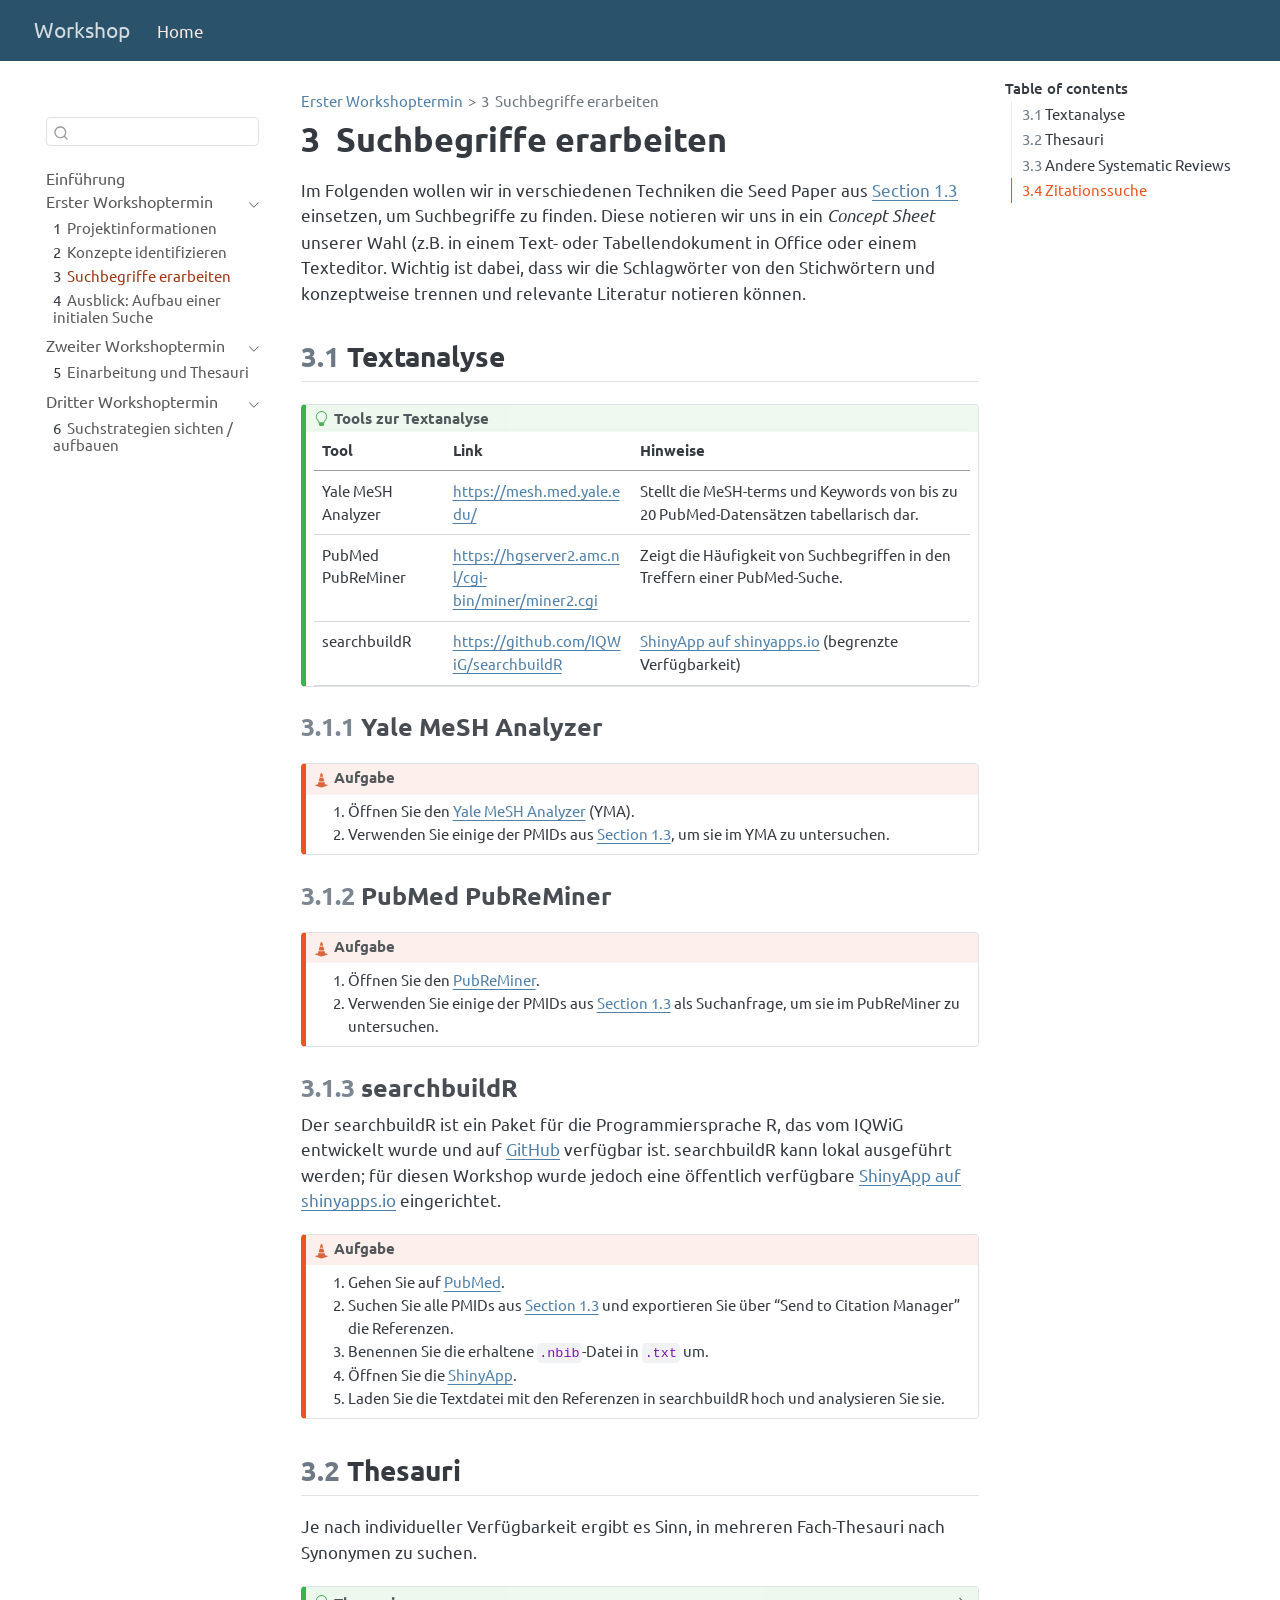
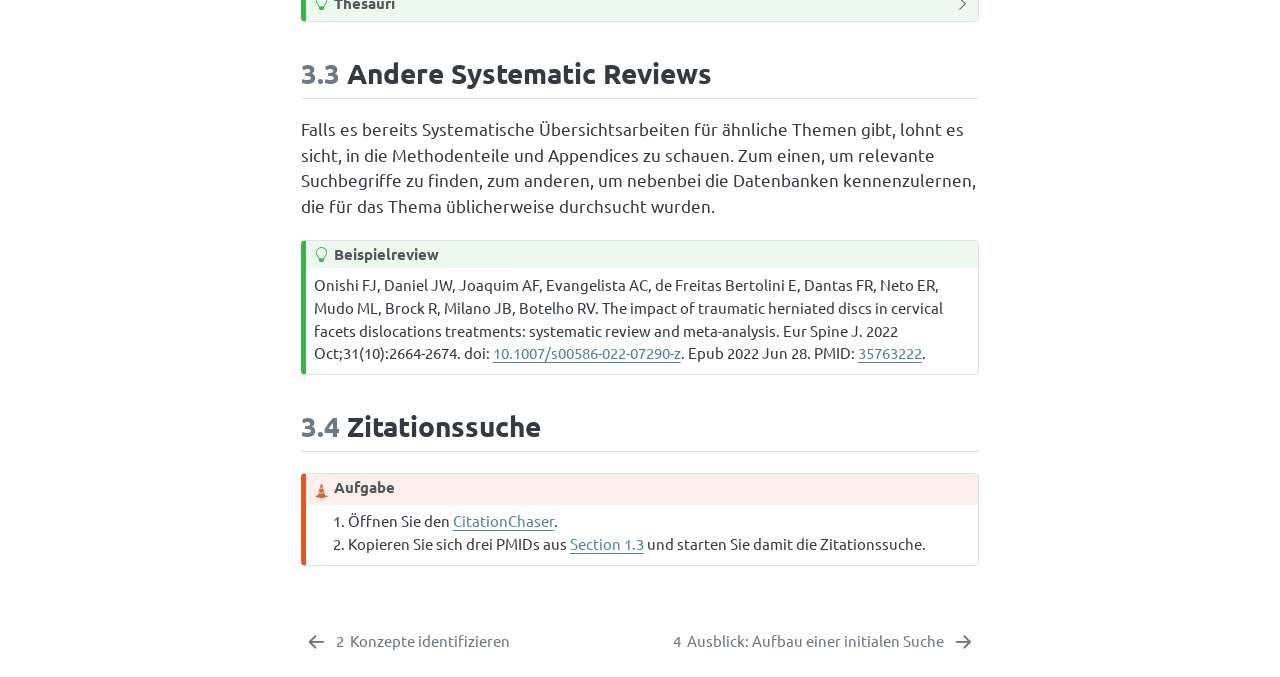
<file: docs/searchterms.html>
<!DOCTYPE html>
<html xmlns="http://www.w3.org/1999/xhtml" lang="en" xml:lang="en"><head>

<meta charset="utf-8">
<meta name="generator" content="quarto-1.8.25">

<meta name="viewport" content="width=device-width, initial-scale=1.0, user-scalable=yes">

<meta name="description" content="Interner Workshop der AG EBM">

<title>3&nbsp; Suchbegriffe erarbeiten – Workshop</title>
<style>
code{white-space: pre-wrap;}
span.smallcaps{font-variant: small-caps;}
div.columns{display: flex; gap: min(4vw, 1.5em);}
div.column{flex: auto; overflow-x: auto;}
div.hanging-indent{margin-left: 1.5em; text-indent: -1.5em;}
ul.task-list{list-style: none;}
ul.task-list li input[type="checkbox"] {
  width: 0.8em;
  margin: 0 0.8em 0.2em -1em; /* quarto-specific, see https://github.com/quarto-dev/quarto-cli/issues/4556 */ 
  vertical-align: middle;
}
</style>


<script src="site_libs/quarto-nav/quarto-nav.js"></script>
<script src="site_libs/quarto-nav/headroom.min.js"></script>
<script src="site_libs/clipboard/clipboard.min.js"></script>
<script src="site_libs/quarto-search/autocomplete.umd.js"></script>
<script src="site_libs/quarto-search/fuse.min.js"></script>
<script src="site_libs/quarto-search/quarto-search.js"></script>
<meta name="quarto:offset" content="./">
<link href="./initialsearch.html" rel="next">
<link href="./concepts.html" rel="prev">
<script src="site_libs/quarto-html/quarto.js" type="module"></script>
<script src="site_libs/quarto-html/tabsets/tabsets.js" type="module"></script>
<script src="site_libs/quarto-html/axe/axe-check.js" type="module"></script>
<script src="site_libs/quarto-html/popper.min.js"></script>
<script src="site_libs/quarto-html/tippy.umd.min.js"></script>
<script src="site_libs/quarto-html/anchor.min.js"></script>
<link href="site_libs/quarto-html/tippy.css" rel="stylesheet">
<link href="site_libs/quarto-html/quarto-syntax-highlighting-065a5179aebd64318d7ea99d77b64a9e.css" rel="stylesheet" id="quarto-text-highlighting-styles">
<script src="site_libs/bootstrap/bootstrap.min.js"></script>
<link href="site_libs/bootstrap/bootstrap-icons.css" rel="stylesheet">
<link href="site_libs/bootstrap/bootstrap-4666ebd988f99e28082c76482a351d50.min.css" rel="stylesheet" append-hash="true" id="quarto-bootstrap" data-mode="light">
<script id="quarto-search-options" type="application/json">{
  "location": "sidebar",
  "copy-button": false,
  "collapse-after": 3,
  "panel-placement": "start",
  "type": "textbox",
  "limit": 50,
  "keyboard-shortcut": [
    "f",
    "/",
    "s"
  ],
  "language": {
    "search-no-results-text": "No results",
    "search-matching-documents-text": "matching documents",
    "search-copy-link-title": "Copy link to search",
    "search-hide-matches-text": "Hide additional matches",
    "search-more-match-text": "more match in this document",
    "search-more-matches-text": "more matches in this document",
    "search-clear-button-title": "Clear",
    "search-text-placeholder": "",
    "search-detached-cancel-button-title": "Cancel",
    "search-submit-button-title": "Submit",
    "search-label": "Search"
  }
}</script>


</head>

<body class="nav-sidebar floating nav-fixed quarto-light">

<div id="quarto-search-results"></div>
  <header id="quarto-header" class="headroom fixed-top">
    <nav class="navbar navbar-expand-lg " data-bs-theme="dark">
      <div class="navbar-container container-fluid">
      <div class="navbar-brand-container mx-auto">
    <a href="./index.html" class="navbar-brand navbar-brand-logo">
    </a>
    <a class="navbar-brand" href="./index.html">
    <span class="navbar-title">Workshop</span>
    </a>
  </div>
          <button class="navbar-toggler" type="button" data-bs-toggle="collapse" data-bs-target="#navbarCollapse" aria-controls="navbarCollapse" role="menu" aria-expanded="false" aria-label="Toggle navigation" onclick="if (window.quartoToggleHeadroom) { window.quartoToggleHeadroom(); }">
  <span class="navbar-toggler-icon"></span>
</button>
          <div class="collapse navbar-collapse" id="navbarCollapse">
            <ul class="navbar-nav navbar-nav-scroll me-auto">
  <li class="nav-item">
    <a class="nav-link active" href="./index.html" aria-current="page"> 
<span class="menu-text">Home</span></a>
  </li>  
</ul>
          </div> <!-- /navcollapse -->
            <div class="quarto-navbar-tools">
</div>
      </div> <!-- /container-fluid -->
    </nav>
  <nav class="quarto-secondary-nav">
    <div class="container-fluid d-flex">
      <button type="button" class="quarto-btn-toggle btn" data-bs-toggle="collapse" role="button" data-bs-target=".quarto-sidebar-collapse-item" aria-controls="quarto-sidebar" aria-expanded="false" aria-label="Toggle sidebar navigation" onclick="if (window.quartoToggleHeadroom) { window.quartoToggleHeadroom(); }">
        <i class="bi bi-layout-text-sidebar-reverse"></i>
      </button>
        <nav class="quarto-page-breadcrumbs" aria-label="breadcrumb"><ol class="breadcrumb"><li class="breadcrumb-item"><a href="./facts.html">Erster Workshoptermin</a></li><li class="breadcrumb-item"><a href="./searchterms.html"><span class="chapter-number">3</span>&nbsp; <span class="chapter-title">Suchbegriffe erarbeiten</span></a></li></ol></nav>
        <a class="flex-grow-1" role="navigation" data-bs-toggle="collapse" data-bs-target=".quarto-sidebar-collapse-item" aria-controls="quarto-sidebar" aria-expanded="false" aria-label="Toggle sidebar navigation" onclick="if (window.quartoToggleHeadroom) { window.quartoToggleHeadroom(); }">      
        </a>
      <button type="button" class="btn quarto-search-button" aria-label="Search" onclick="window.quartoOpenSearch();">
        <i class="bi bi-search"></i>
      </button>
    </div>
  </nav>
</header>
<!-- content -->
<div id="quarto-content" class="quarto-container page-columns page-rows-contents page-layout-article page-navbar">
<!-- sidebar -->
  <nav id="quarto-sidebar" class="sidebar collapse collapse-horizontal quarto-sidebar-collapse-item sidebar-navigation floating overflow-auto">
    <div class="pt-lg-2 mt-2 text-left sidebar-header sidebar-header-stacked">
      <a href="./index.html" class="sidebar-logo-link">
      </a>
      </div>
        <div class="mt-2 flex-shrink-0 align-items-center">
        <div class="sidebar-search">
        <div id="quarto-search" class="" title="Search"></div>
        </div>
        </div>
    <div class="sidebar-menu-container"> 
    <ul class="list-unstyled mt-1">
        <li class="sidebar-item">
  <div class="sidebar-item-container"> 
  <a href="./index.html" class="sidebar-item-text sidebar-link">
 <span class="menu-text">Einführung</span></a>
  </div>
</li>
        <li class="sidebar-item sidebar-item-section">
      <div class="sidebar-item-container"> 
            <a class="sidebar-item-text sidebar-link text-start" data-bs-toggle="collapse" data-bs-target="#quarto-sidebar-section-1" role="navigation" aria-expanded="true">
 <span class="menu-text">Erster Workshoptermin</span></a>
          <a class="sidebar-item-toggle text-start" data-bs-toggle="collapse" data-bs-target="#quarto-sidebar-section-1" role="navigation" aria-expanded="true" aria-label="Toggle section">
            <i class="bi bi-chevron-right ms-2"></i>
          </a> 
      </div>
      <ul id="quarto-sidebar-section-1" class="collapse list-unstyled sidebar-section depth1 show">  
          <li class="sidebar-item">
  <div class="sidebar-item-container"> 
  <a href="./facts.html" class="sidebar-item-text sidebar-link">
 <span class="menu-text"><span class="chapter-number">1</span>&nbsp; <span class="chapter-title">Projektinformationen</span></span></a>
  </div>
</li>
          <li class="sidebar-item">
  <div class="sidebar-item-container"> 
  <a href="./concepts.html" class="sidebar-item-text sidebar-link">
 <span class="menu-text"><span class="chapter-number">2</span>&nbsp; <span class="chapter-title">Konzepte identifizieren</span></span></a>
  </div>
</li>
          <li class="sidebar-item">
  <div class="sidebar-item-container"> 
  <a href="./searchterms.html" class="sidebar-item-text sidebar-link active">
 <span class="menu-text"><span class="chapter-number">3</span>&nbsp; <span class="chapter-title">Suchbegriffe erarbeiten</span></span></a>
  </div>
</li>
          <li class="sidebar-item">
  <div class="sidebar-item-container"> 
  <a href="./initialsearch.html" class="sidebar-item-text sidebar-link">
 <span class="menu-text"><span class="chapter-number">4</span>&nbsp; <span class="chapter-title">Ausblick: Aufbau einer initialen Suche</span></span></a>
  </div>
</li>
      </ul>
  </li>
        <li class="sidebar-item sidebar-item-section">
      <div class="sidebar-item-container"> 
            <a class="sidebar-item-text sidebar-link text-start" data-bs-toggle="collapse" data-bs-target="#quarto-sidebar-section-2" role="navigation" aria-expanded="true">
 <span class="menu-text">Zweiter Workshoptermin</span></a>
          <a class="sidebar-item-toggle text-start" data-bs-toggle="collapse" data-bs-target="#quarto-sidebar-section-2" role="navigation" aria-expanded="true" aria-label="Toggle section">
            <i class="bi bi-chevron-right ms-2"></i>
          </a> 
      </div>
      <ul id="quarto-sidebar-section-2" class="collapse list-unstyled sidebar-section depth1 show">  
          <li class="sidebar-item">
  <div class="sidebar-item-container"> 
  <a href="./topic.html" class="sidebar-item-text sidebar-link">
 <span class="menu-text"><span class="chapter-number">5</span>&nbsp; <span class="chapter-title">Einarbeitung und Thesauri</span></span></a>
  </div>
</li>
      </ul>
  </li>
        <li class="sidebar-item sidebar-item-section">
      <div class="sidebar-item-container"> 
            <a class="sidebar-item-text sidebar-link text-start" data-bs-toggle="collapse" data-bs-target="#quarto-sidebar-section-3" role="navigation" aria-expanded="true">
 <span class="menu-text">Dritter Workshoptermin</span></a>
          <a class="sidebar-item-toggle text-start" data-bs-toggle="collapse" data-bs-target="#quarto-sidebar-section-3" role="navigation" aria-expanded="true" aria-label="Toggle section">
            <i class="bi bi-chevron-right ms-2"></i>
          </a> 
      </div>
      <ul id="quarto-sidebar-section-3" class="collapse list-unstyled sidebar-section depth1 show">  
          <li class="sidebar-item">
  <div class="sidebar-item-container"> 
  <a href="./topic2.html" class="sidebar-item-text sidebar-link">
 <span class="menu-text"><span class="chapter-number">6</span>&nbsp; <span class="chapter-title">Suchstrategien sichten / aufbauen</span></span></a>
  </div>
</li>
      </ul>
  </li>
    </ul>
    </div>
</nav>
<div id="quarto-sidebar-glass" class="quarto-sidebar-collapse-item" data-bs-toggle="collapse" data-bs-target=".quarto-sidebar-collapse-item"></div>
<!-- margin-sidebar -->
    <div id="quarto-margin-sidebar" class="sidebar margin-sidebar">
        <nav id="TOC" role="doc-toc" class="toc-active">
    <h2 id="toc-title">Table of contents</h2>
   
  <ul>
  <li><a href="#sec-textanalysis" id="toc-sec-textanalysis" class="nav-link active" data-scroll-target="#sec-textanalysis"><span class="header-section-number">3.1</span> Textanalyse</a>
  <ul class="collapse">
  <li><a href="#sec-YMA" id="toc-sec-YMA" class="nav-link" data-scroll-target="#sec-YMA"><span class="header-section-number">3.1.1</span> Yale MeSH Analyzer</a></li>
  <li><a href="#sec-pubreminer" id="toc-sec-pubreminer" class="nav-link" data-scroll-target="#sec-pubreminer"><span class="header-section-number">3.1.2</span> PubMed PubReMiner</a></li>
  <li><a href="#sec-searchbuildr" id="toc-sec-searchbuildr" class="nav-link" data-scroll-target="#sec-searchbuildr"><span class="header-section-number">3.1.3</span> searchbuildR</a></li>
  </ul></li>
  <li><a href="#sec-thesauri" id="toc-sec-thesauri" class="nav-link" data-scroll-target="#sec-thesauri"><span class="header-section-number">3.2</span> Thesauri</a></li>
  <li><a href="#sec-otherreviews" id="toc-sec-otherreviews" class="nav-link" data-scroll-target="#sec-otherreviews"><span class="header-section-number">3.3</span> Andere Systematic Reviews</a></li>
  <li><a href="#sec-citationsearch" id="toc-sec-citationsearch" class="nav-link" data-scroll-target="#sec-citationsearch"><span class="header-section-number">3.4</span> Zitationssuche</a></li>
  </ul>
</nav>
    </div>
<!-- main -->
<main class="content" id="quarto-document-content">

<header id="title-block-header" class="quarto-title-block default"><nav class="quarto-page-breadcrumbs quarto-title-breadcrumbs d-none d-lg-block" aria-label="breadcrumb"><ol class="breadcrumb"><li class="breadcrumb-item"><a href="./facts.html">Erster Workshoptermin</a></li><li class="breadcrumb-item"><a href="./searchterms.html"><span class="chapter-number">3</span>&nbsp; <span class="chapter-title">Suchbegriffe erarbeiten</span></a></li></ol></nav>
<div class="quarto-title">
<h1 class="title"><span id="sec-searchterms" class="quarto-section-identifier"><span class="chapter-number">3</span>&nbsp; <span class="chapter-title">Suchbegriffe erarbeiten</span></span></h1>
</div>



<div class="quarto-title-meta">

    
  
    
  </div>
  


</header>


<p>Im Folgenden wollen wir in verschiedenen Techniken die Seed Paper aus <a href="facts.html#sec-seedpaper" class="quarto-xref"><span>Section 1.3</span></a> einsetzen, um Suchbegriffe zu finden. Diese notieren wir uns in ein <em>Concept Sheet</em> unserer Wahl (z.B. in einem Text- oder Tabellendokument in Office oder einem Texteditor. Wichtig ist dabei, dass wir die Schlagwörter von den Stichwörtern und konzeptweise trennen und relevante Literatur notieren können.</p>
<section id="sec-textanalysis" class="level2" data-number="3.1">
<h2 data-number="3.1" class="anchored" data-anchor-id="sec-textanalysis"><span class="header-section-number">3.1</span> Textanalyse</h2>
<div class="callout callout-style-default callout-tip callout-titled" title="Tools zur Textanalyse">
<div class="callout-header d-flex align-content-center">
<div class="callout-icon-container">
<i class="callout-icon"></i>
</div>
<div class="callout-title-container flex-fill">
<span class="screen-reader-only">Tip</span>Tools zur Textanalyse
</div>
</div>
<div class="callout-body-container callout-body">
<table class="caption-top table">
<thead>
<tr class="header">
<th>Tool</th>
<th>Link</th>
<th>Hinweise</th>
</tr>
</thead>
<tbody>
<tr class="odd">
<td>Yale MeSH Analyzer</td>
<td><a href="https://mesh.med.yale.edu/" class="uri">https://mesh.med.yale.edu/</a></td>
<td>Stellt die MeSH-terms und Keywords von bis zu 20 PubMed-Datensätzen tabellarisch dar.</td>
</tr>
<tr class="even">
<td>PubMed PubReMiner</td>
<td><a href="https://hgserver2.amc.nl/cgi-bin/miner/miner2.cgi" class="uri">https://hgserver2.amc.nl/cgi-bin/miner/miner2.cgi</a></td>
<td>Zeigt die Häufigkeit von Suchbegriffen in den Treffern einer PubMed-Suche.</td>
</tr>
<tr class="odd">
<td>searchbuildR</td>
<td><a href="https://github.com/IQWiG/searchbuildR" class="uri">https://github.com/IQWiG/searchbuildR</a></td>
<td><a href="https://3cgebs-marc-von0gernler.shinyapps.io/shiny-searchbuildr/">ShinyApp auf shinyapps.io</a> (begrenzte Verfügbarkeit)</td>
</tr>
</tbody>
</table>
</div>
</div>
<section id="sec-YMA" class="level3" data-number="3.1.1">
<h3 data-number="3.1.1" class="anchored" data-anchor-id="sec-YMA"><span class="header-section-number">3.1.1</span> Yale MeSH Analyzer</h3>
<div class="callout callout-style-default callout-caution callout-titled" title="Aufgabe">
<div class="callout-header d-flex align-content-center">
<div class="callout-icon-container">
<i class="callout-icon"></i>
</div>
<div class="callout-title-container flex-fill">
<span class="screen-reader-only">Caution</span>Aufgabe
</div>
</div>
<div class="callout-body-container callout-body">
<ol type="1">
<li>Öffnen Sie den <a href="https://mesh.med.yale.edu/">Yale MeSH Analyzer</a> (YMA).</li>
<li>Verwenden Sie einige der PMIDs aus <a href="facts.html#sec-seedpaper" class="quarto-xref"><span>Section 1.3</span></a>, um sie im YMA zu untersuchen.</li>
</ol>
</div>
</div>
</section>
<section id="sec-pubreminer" class="level3" data-number="3.1.2">
<h3 data-number="3.1.2" class="anchored" data-anchor-id="sec-pubreminer"><span class="header-section-number">3.1.2</span> PubMed PubReMiner</h3>
<div class="callout callout-style-default callout-caution callout-titled" title="Aufgabe">
<div class="callout-header d-flex align-content-center">
<div class="callout-icon-container">
<i class="callout-icon"></i>
</div>
<div class="callout-title-container flex-fill">
<span class="screen-reader-only">Caution</span>Aufgabe
</div>
</div>
<div class="callout-body-container callout-body">
<ol type="1">
<li>Öffnen Sie den <a href="https://hgserver2.amc.nl/cgi-bin/miner/miner2.cgi">PubReMiner</a>.</li>
<li>Verwenden Sie einige der PMIDs aus <a href="facts.html#sec-seedpaper" class="quarto-xref"><span>Section 1.3</span></a> als Suchanfrage, um sie im PubReMiner zu untersuchen.</li>
</ol>
</div>
</div>
</section>
<section id="sec-searchbuildr" class="level3" data-number="3.1.3">
<h3 data-number="3.1.3" class="anchored" data-anchor-id="sec-searchbuildr"><span class="header-section-number">3.1.3</span> searchbuildR</h3>
<p>Der searchbuildR ist ein Paket für die Programmiersprache R, das vom IQWiG entwickelt wurde und auf <a href="https://github.com/IQWiG/searchbuildR">GitHub</a> verfügbar ist. searchbuildR kann lokal ausgeführt werden; für diesen Workshop wurde jedoch eine öffentlich verfügbare <a href="https://3cgebs-marc-von0gernler.shinyapps.io/shiny-searchbuildr/">ShinyApp auf shinyapps.io</a> eingerichtet.</p>
<div class="callout callout-style-default callout-caution callout-titled" title="Aufgabe">
<div class="callout-header d-flex align-content-center">
<div class="callout-icon-container">
<i class="callout-icon"></i>
</div>
<div class="callout-title-container flex-fill">
<span class="screen-reader-only">Caution</span>Aufgabe
</div>
</div>
<div class="callout-body-container callout-body">
<ol type="1">
<li>Gehen Sie auf <a href="https://pubmed.ncbi.nlm.nih.gov/">PubMed</a>.</li>
<li>Suchen Sie alle PMIDs aus <a href="facts.html#sec-seedpaper" class="quarto-xref"><span>Section 1.3</span></a> und exportieren Sie über “Send to Citation Manager” die Referenzen.</li>
<li>Benennen Sie die erhaltene <code>.nbib</code>-Datei in <code>.txt</code> um.</li>
<li>Öffnen Sie die <a href="https://3cgebs-marc-von0gernler.shinyapps.io/shiny-searchbuildr/">ShinyApp</a>.</li>
<li>Laden Sie die Textdatei mit den Referenzen in searchbuildR hoch und analysieren Sie sie.</li>
</ol>
</div>
</div>
</section>
</section>
<section id="sec-thesauri" class="level2" data-number="3.2">
<h2 data-number="3.2" class="anchored" data-anchor-id="sec-thesauri"><span class="header-section-number">3.2</span> Thesauri</h2>
<p>Je nach individueller Verfügbarkeit ergibt es Sinn, in mehreren Fach-Thesauri nach Synonymen zu suchen.</p>
<div class="callout callout-style-default callout-tip callout-titled" title="Thesauri">
<div class="callout-header d-flex align-content-center collapsed" data-bs-toggle="collapse" data-bs-target=".callout-5-contents" aria-controls="callout-5" aria-expanded="false" aria-label="Toggle callout">
<div class="callout-icon-container">
<i class="callout-icon"></i>
</div>
<div class="callout-title-container flex-fill">
<span class="screen-reader-only">Tip</span>Thesauri
</div>
<div class="callout-btn-toggle d-inline-block border-0 py-1 ps-1 pe-0 float-end"><i class="callout-toggle"></i></div>
</div>
<div id="callout-5" class="callout-5-contents callout-collapse collapse">
<div class="callout-body-container callout-body">
<table class="caption-top table">
<thead>
<tr class="header">
<th>Database</th>
<th>Thesaurus</th>
</tr>
</thead>
<tbody>
<tr class="odd">
<td>PubMed/MEDLINE</td>
<td><a href="https://www.ncbi.nlm.nih.gov/mesh/">Medical Subject Headings (MeSH)</a></td>
</tr>
<tr class="even">
<td>Embase</td>
<td><a href="https://www.embase.com/#emtreeSearch/default">Emtree</a></td>
</tr>
<tr class="odd">
<td>CINAHL</td>
<td><a href="https://connect.ebsco.com/s/article/CINAHL-Subject-Headings-Frequently-Asked-Questions?language=en_US">CINAHL Subject Headings</a></td>
</tr>
<tr class="even">
<td>APA PsycInfo</td>
<td><a href="https://www.apa.org/pubs/databases/training/thesaurus">Thesaurus of Psychological Index Terms</a></td>
</tr>
<tr class="odd">
<td>Global Health</td>
<td><a href="https://www.cabi.org/cabithesaurus">CABI Thesaurus</a></td>
</tr>
<tr class="even">
<td>ERIC</td>
<td><a href="https://eric.ed.gov/?ti=all">ERIC Thesaurus</a></td>
</tr>
</tbody>
</table>
</div>
</div>
</div>
</section>
<section id="sec-otherreviews" class="level2" data-number="3.3">
<h2 data-number="3.3" class="anchored" data-anchor-id="sec-otherreviews"><span class="header-section-number">3.3</span> Andere Systematic Reviews</h2>
<p>Falls es bereits Systematische Übersichtsarbeiten für ähnliche Themen gibt, lohnt es sicht, in die Methodenteile und Appendices zu schauen. Zum einen, um relevante Suchbegriffe zu finden, zum anderen, um nebenbei die Datenbanken kennenzulernen, die für das Thema üblicherweise durchsucht wurden.</p>
<div class="callout callout-style-default callout-tip callout-titled" title="Beispielreview">
<div class="callout-header d-flex align-content-center">
<div class="callout-icon-container">
<i class="callout-icon"></i>
</div>
<div class="callout-title-container flex-fill">
<span class="screen-reader-only">Tip</span>Beispielreview
</div>
</div>
<div class="callout-body-container callout-body">
<p>Onishi FJ, Daniel JW, Joaquim AF, Evangelista AC, de Freitas Bertolini E, Dantas FR, Neto ER, Mudo ML, Brock R, Milano JB, Botelho RV. The impact of traumatic herniated discs in cervical facets dislocations treatments: systematic review and meta-analysis. Eur Spine J. 2022 Oct;31(10):2664-2674. doi: <a href="https://doi.org/10.1007/s00586-022-07290-z">10.1007/s00586-022-07290-z</a>. Epub 2022 Jun 28. PMID: <a href="https://pubmed.ncbi.nlm.nih.gov/35763222/">35763222</a>.</p>
</div>
</div>
</section>
<section id="sec-citationsearch" class="level2" data-number="3.4">
<h2 data-number="3.4" class="anchored" data-anchor-id="sec-citationsearch"><span class="header-section-number">3.4</span> Zitationssuche</h2>
<div class="callout callout-style-default callout-caution callout-titled" title="Aufgabe">
<div class="callout-header d-flex align-content-center">
<div class="callout-icon-container">
<i class="callout-icon"></i>
</div>
<div class="callout-title-container flex-fill">
<span class="screen-reader-only">Caution</span>Aufgabe
</div>
</div>
<div class="callout-body-container callout-body">
<ol type="1">
<li>Öffnen Sie den <a href="https://estech.shinyapps.io/citationchaser/">CitationChaser</a>.</li>
<li>Kopieren Sie sich drei PMIDs aus <a href="facts.html#sec-seedpaper" class="quarto-xref"><span>Section 1.3</span></a> und starten Sie damit die Zitationssuche.</li>
</ol>
</div>
</div>


</section>

</main> <!-- /main -->
<script id="quarto-html-after-body" type="application/javascript">
  window.document.addEventListener("DOMContentLoaded", function (event) {
    const icon = "";
    const anchorJS = new window.AnchorJS();
    anchorJS.options = {
      placement: 'right',
      icon: icon
    };
    anchorJS.add('.anchored');
    const isCodeAnnotation = (el) => {
      for (const clz of el.classList) {
        if (clz.startsWith('code-annotation-')) {                     
          return true;
        }
      }
      return false;
    }
    const onCopySuccess = function(e) {
      // button target
      const button = e.trigger;
      // don't keep focus
      button.blur();
      // flash "checked"
      button.classList.add('code-copy-button-checked');
      var currentTitle = button.getAttribute("title");
      button.setAttribute("title", "Copied!");
      let tooltip;
      if (window.bootstrap) {
        button.setAttribute("data-bs-toggle", "tooltip");
        button.setAttribute("data-bs-placement", "left");
        button.setAttribute("data-bs-title", "Copied!");
        tooltip = new bootstrap.Tooltip(button, 
          { trigger: "manual", 
            customClass: "code-copy-button-tooltip",
            offset: [0, -8]});
        tooltip.show();    
      }
      setTimeout(function() {
        if (tooltip) {
          tooltip.hide();
          button.removeAttribute("data-bs-title");
          button.removeAttribute("data-bs-toggle");
          button.removeAttribute("data-bs-placement");
        }
        button.setAttribute("title", currentTitle);
        button.classList.remove('code-copy-button-checked');
      }, 1000);
      // clear code selection
      e.clearSelection();
    }
    const getTextToCopy = function(trigger) {
      const outerScaffold = trigger.parentElement.cloneNode(true);
      const codeEl = outerScaffold.querySelector('code');
      for (const childEl of codeEl.children) {
        if (isCodeAnnotation(childEl)) {
          childEl.remove();
        }
      }
      return codeEl.innerText;
    }
    const clipboard = new window.ClipboardJS('.code-copy-button:not([data-in-quarto-modal])', {
      text: getTextToCopy
    });
    clipboard.on('success', onCopySuccess);
    if (window.document.getElementById('quarto-embedded-source-code-modal')) {
      const clipboardModal = new window.ClipboardJS('.code-copy-button[data-in-quarto-modal]', {
        text: getTextToCopy,
        container: window.document.getElementById('quarto-embedded-source-code-modal')
      });
      clipboardModal.on('success', onCopySuccess);
    }
      var localhostRegex = new RegExp(/^(?:http|https):\/\/localhost\:?[0-9]*\//);
      var mailtoRegex = new RegExp(/^mailto:/);
        var filterRegex = new RegExp('/' + window.location.host + '/');
      var isInternal = (href) => {
          return filterRegex.test(href) || localhostRegex.test(href) || mailtoRegex.test(href);
      }
      // Inspect non-navigation links and adorn them if external
     var links = window.document.querySelectorAll('a[href]:not(.nav-link):not(.navbar-brand):not(.toc-action):not(.sidebar-link):not(.sidebar-item-toggle):not(.pagination-link):not(.no-external):not([aria-hidden]):not(.dropdown-item):not(.quarto-navigation-tool):not(.about-link)');
      for (var i=0; i<links.length; i++) {
        const link = links[i];
        if (!isInternal(link.href)) {
          // undo the damage that might have been done by quarto-nav.js in the case of
          // links that we want to consider external
          if (link.dataset.originalHref !== undefined) {
            link.href = link.dataset.originalHref;
          }
            // target, if specified
            link.setAttribute("target", "_blank");
            if (link.getAttribute("rel") === null) {
              link.setAttribute("rel", "noopener");
            }
        }
      }
    function tippyHover(el, contentFn, onTriggerFn, onUntriggerFn) {
      const config = {
        allowHTML: true,
        maxWidth: 500,
        delay: 100,
        arrow: false,
        appendTo: function(el) {
            return el.parentElement;
        },
        interactive: true,
        interactiveBorder: 10,
        theme: 'quarto',
        placement: 'bottom-start',
      };
      if (contentFn) {
        config.content = contentFn;
      }
      if (onTriggerFn) {
        config.onTrigger = onTriggerFn;
      }
      if (onUntriggerFn) {
        config.onUntrigger = onUntriggerFn;
      }
      window.tippy(el, config); 
    }
    const noterefs = window.document.querySelectorAll('a[role="doc-noteref"]');
    for (var i=0; i<noterefs.length; i++) {
      const ref = noterefs[i];
      tippyHover(ref, function() {
        // use id or data attribute instead here
        let href = ref.getAttribute('data-footnote-href') || ref.getAttribute('href');
        try { href = new URL(href).hash; } catch {}
        const id = href.replace(/^#\/?/, "");
        const note = window.document.getElementById(id);
        if (note) {
          return note.innerHTML;
        } else {
          return "";
        }
      });
    }
    const xrefs = window.document.querySelectorAll('a.quarto-xref');
    const processXRef = (id, note) => {
      // Strip column container classes
      const stripColumnClz = (el) => {
        el.classList.remove("page-full", "page-columns");
        if (el.children) {
          for (const child of el.children) {
            stripColumnClz(child);
          }
        }
      }
      stripColumnClz(note)
      if (id === null || id.startsWith('sec-')) {
        // Special case sections, only their first couple elements
        const container = document.createElement("div");
        if (note.children && note.children.length > 2) {
          container.appendChild(note.children[0].cloneNode(true));
          for (let i = 1; i < note.children.length; i++) {
            const child = note.children[i];
            if (child.tagName === "P" && child.innerText === "") {
              continue;
            } else {
              container.appendChild(child.cloneNode(true));
              break;
            }
          }
          if (window.Quarto?.typesetMath) {
            window.Quarto.typesetMath(container);
          }
          return container.innerHTML
        } else {
          if (window.Quarto?.typesetMath) {
            window.Quarto.typesetMath(note);
          }
          return note.innerHTML;
        }
      } else {
        // Remove any anchor links if they are present
        const anchorLink = note.querySelector('a.anchorjs-link');
        if (anchorLink) {
          anchorLink.remove();
        }
        if (window.Quarto?.typesetMath) {
          window.Quarto.typesetMath(note);
        }
        if (note.classList.contains("callout")) {
          return note.outerHTML;
        } else {
          return note.innerHTML;
        }
      }
    }
    for (var i=0; i<xrefs.length; i++) {
      const xref = xrefs[i];
      tippyHover(xref, undefined, function(instance) {
        instance.disable();
        let url = xref.getAttribute('href');
        let hash = undefined; 
        if (url.startsWith('#')) {
          hash = url;
        } else {
          try { hash = new URL(url).hash; } catch {}
        }
        if (hash) {
          const id = hash.replace(/^#\/?/, "");
          const note = window.document.getElementById(id);
          if (note !== null) {
            try {
              const html = processXRef(id, note.cloneNode(true));
              instance.setContent(html);
            } finally {
              instance.enable();
              instance.show();
            }
          } else {
            // See if we can fetch this
            fetch(url.split('#')[0])
            .then(res => res.text())
            .then(html => {
              const parser = new DOMParser();
              const htmlDoc = parser.parseFromString(html, "text/html");
              const note = htmlDoc.getElementById(id);
              if (note !== null) {
                const html = processXRef(id, note);
                instance.setContent(html);
              } 
            }).finally(() => {
              instance.enable();
              instance.show();
            });
          }
        } else {
          // See if we can fetch a full url (with no hash to target)
          // This is a special case and we should probably do some content thinning / targeting
          fetch(url)
          .then(res => res.text())
          .then(html => {
            const parser = new DOMParser();
            const htmlDoc = parser.parseFromString(html, "text/html");
            const note = htmlDoc.querySelector('main.content');
            if (note !== null) {
              // This should only happen for chapter cross references
              // (since there is no id in the URL)
              // remove the first header
              if (note.children.length > 0 && note.children[0].tagName === "HEADER") {
                note.children[0].remove();
              }
              const html = processXRef(null, note);
              instance.setContent(html);
            } 
          }).finally(() => {
            instance.enable();
            instance.show();
          });
        }
      }, function(instance) {
      });
    }
        let selectedAnnoteEl;
        const selectorForAnnotation = ( cell, annotation) => {
          let cellAttr = 'data-code-cell="' + cell + '"';
          let lineAttr = 'data-code-annotation="' +  annotation + '"';
          const selector = 'span[' + cellAttr + '][' + lineAttr + ']';
          return selector;
        }
        const selectCodeLines = (annoteEl) => {
          const doc = window.document;
          const targetCell = annoteEl.getAttribute("data-target-cell");
          const targetAnnotation = annoteEl.getAttribute("data-target-annotation");
          const annoteSpan = window.document.querySelector(selectorForAnnotation(targetCell, targetAnnotation));
          const lines = annoteSpan.getAttribute("data-code-lines").split(",");
          const lineIds = lines.map((line) => {
            return targetCell + "-" + line;
          })
          let top = null;
          let height = null;
          let parent = null;
          if (lineIds.length > 0) {
              //compute the position of the single el (top and bottom and make a div)
              const el = window.document.getElementById(lineIds[0]);
              top = el.offsetTop;
              height = el.offsetHeight;
              parent = el.parentElement.parentElement;
            if (lineIds.length > 1) {
              const lastEl = window.document.getElementById(lineIds[lineIds.length - 1]);
              const bottom = lastEl.offsetTop + lastEl.offsetHeight;
              height = bottom - top;
            }
            if (top !== null && height !== null && parent !== null) {
              // cook up a div (if necessary) and position it 
              let div = window.document.getElementById("code-annotation-line-highlight");
              if (div === null) {
                div = window.document.createElement("div");
                div.setAttribute("id", "code-annotation-line-highlight");
                div.style.position = 'absolute';
                parent.appendChild(div);
              }
              div.style.top = top - 2 + "px";
              div.style.height = height + 4 + "px";
              div.style.left = 0;
              let gutterDiv = window.document.getElementById("code-annotation-line-highlight-gutter");
              if (gutterDiv === null) {
                gutterDiv = window.document.createElement("div");
                gutterDiv.setAttribute("id", "code-annotation-line-highlight-gutter");
                gutterDiv.style.position = 'absolute';
                const codeCell = window.document.getElementById(targetCell);
                const gutter = codeCell.querySelector('.code-annotation-gutter');
                gutter.appendChild(gutterDiv);
              }
              gutterDiv.style.top = top - 2 + "px";
              gutterDiv.style.height = height + 4 + "px";
            }
            selectedAnnoteEl = annoteEl;
          }
        };
        const unselectCodeLines = () => {
          const elementsIds = ["code-annotation-line-highlight", "code-annotation-line-highlight-gutter"];
          elementsIds.forEach((elId) => {
            const div = window.document.getElementById(elId);
            if (div) {
              div.remove();
            }
          });
          selectedAnnoteEl = undefined;
        };
          // Handle positioning of the toggle
      window.addEventListener(
        "resize",
        throttle(() => {
          elRect = undefined;
          if (selectedAnnoteEl) {
            selectCodeLines(selectedAnnoteEl);
          }
        }, 10)
      );
      function throttle(fn, ms) {
      let throttle = false;
      let timer;
        return (...args) => {
          if(!throttle) { // first call gets through
              fn.apply(this, args);
              throttle = true;
          } else { // all the others get throttled
              if(timer) clearTimeout(timer); // cancel #2
              timer = setTimeout(() => {
                fn.apply(this, args);
                timer = throttle = false;
              }, ms);
          }
        };
      }
        // Attach click handler to the DT
        const annoteDls = window.document.querySelectorAll('dt[data-target-cell]');
        for (const annoteDlNode of annoteDls) {
          annoteDlNode.addEventListener('click', (event) => {
            const clickedEl = event.target;
            if (clickedEl !== selectedAnnoteEl) {
              unselectCodeLines();
              const activeEl = window.document.querySelector('dt[data-target-cell].code-annotation-active');
              if (activeEl) {
                activeEl.classList.remove('code-annotation-active');
              }
              selectCodeLines(clickedEl);
              clickedEl.classList.add('code-annotation-active');
            } else {
              // Unselect the line
              unselectCodeLines();
              clickedEl.classList.remove('code-annotation-active');
            }
          });
        }
    const findCites = (el) => {
      const parentEl = el.parentElement;
      if (parentEl) {
        const cites = parentEl.dataset.cites;
        if (cites) {
          return {
            el,
            cites: cites.split(' ')
          };
        } else {
          return findCites(el.parentElement)
        }
      } else {
        return undefined;
      }
    };
    var bibliorefs = window.document.querySelectorAll('a[role="doc-biblioref"]');
    for (var i=0; i<bibliorefs.length; i++) {
      const ref = bibliorefs[i];
      const citeInfo = findCites(ref);
      if (citeInfo) {
        tippyHover(citeInfo.el, function() {
          var popup = window.document.createElement('div');
          citeInfo.cites.forEach(function(cite) {
            var citeDiv = window.document.createElement('div');
            citeDiv.classList.add('hanging-indent');
            citeDiv.classList.add('csl-entry');
            var biblioDiv = window.document.getElementById('ref-' + cite);
            if (biblioDiv) {
              citeDiv.innerHTML = biblioDiv.innerHTML;
            }
            popup.appendChild(citeDiv);
          });
          return popup.innerHTML;
        });
      }
    }
  });
  </script>
<nav class="page-navigation">
  <div class="nav-page nav-page-previous">
      <a href="./concepts.html" class="pagination-link" aria-label="Konzepte identifizieren">
        <i class="bi bi-arrow-left-short"></i> <span class="nav-page-text"><span class="chapter-number">2</span>&nbsp; <span class="chapter-title">Konzepte identifizieren</span></span>
      </a>          
  </div>
  <div class="nav-page nav-page-next">
      <a href="./initialsearch.html" class="pagination-link" aria-label="Ausblick: Aufbau einer initialen Suche">
        <span class="nav-page-text"><span class="chapter-number">4</span>&nbsp; <span class="chapter-title">Ausblick: Aufbau einer initialen Suche</span></span> <i class="bi bi-arrow-right-short"></i>
      </a>
  </div>
</nav>
</div> <!-- /content -->




</body></html>
</file>
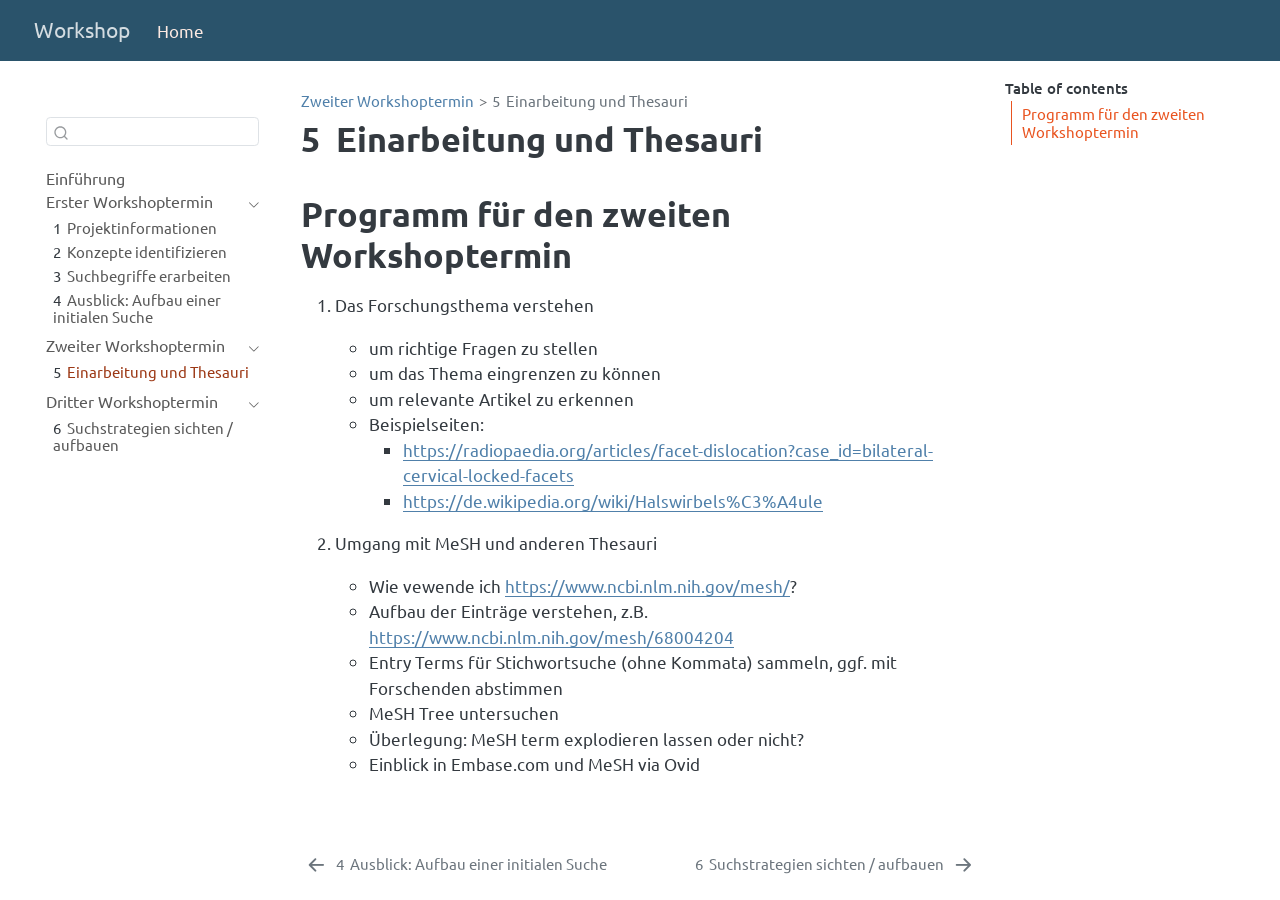
<file: docs/topic.html>
<!DOCTYPE html>
<html xmlns="http://www.w3.org/1999/xhtml" lang="en" xml:lang="en"><head>

<meta charset="utf-8">
<meta name="generator" content="quarto-1.8.25">

<meta name="viewport" content="width=device-width, initial-scale=1.0, user-scalable=yes">

<meta name="description" content="Interner Workshop der AG EBM">

<title>5&nbsp; Einarbeitung und Thesauri – Workshop</title>
<style>
code{white-space: pre-wrap;}
span.smallcaps{font-variant: small-caps;}
div.columns{display: flex; gap: min(4vw, 1.5em);}
div.column{flex: auto; overflow-x: auto;}
div.hanging-indent{margin-left: 1.5em; text-indent: -1.5em;}
ul.task-list{list-style: none;}
ul.task-list li input[type="checkbox"] {
  width: 0.8em;
  margin: 0 0.8em 0.2em -1em; /* quarto-specific, see https://github.com/quarto-dev/quarto-cli/issues/4556 */ 
  vertical-align: middle;
}
</style>


<script src="site_libs/quarto-nav/quarto-nav.js"></script>
<script src="site_libs/quarto-nav/headroom.min.js"></script>
<script src="site_libs/clipboard/clipboard.min.js"></script>
<script src="site_libs/quarto-search/autocomplete.umd.js"></script>
<script src="site_libs/quarto-search/fuse.min.js"></script>
<script src="site_libs/quarto-search/quarto-search.js"></script>
<meta name="quarto:offset" content="./">
<link href="./topic2.html" rel="next">
<link href="./initialsearch.html" rel="prev">
<script src="site_libs/quarto-html/quarto.js" type="module"></script>
<script src="site_libs/quarto-html/tabsets/tabsets.js" type="module"></script>
<script src="site_libs/quarto-html/axe/axe-check.js" type="module"></script>
<script src="site_libs/quarto-html/popper.min.js"></script>
<script src="site_libs/quarto-html/tippy.umd.min.js"></script>
<script src="site_libs/quarto-html/anchor.min.js"></script>
<link href="site_libs/quarto-html/tippy.css" rel="stylesheet">
<link href="site_libs/quarto-html/quarto-syntax-highlighting-065a5179aebd64318d7ea99d77b64a9e.css" rel="stylesheet" id="quarto-text-highlighting-styles">
<script src="site_libs/bootstrap/bootstrap.min.js"></script>
<link href="site_libs/bootstrap/bootstrap-icons.css" rel="stylesheet">
<link href="site_libs/bootstrap/bootstrap-4666ebd988f99e28082c76482a351d50.min.css" rel="stylesheet" append-hash="true" id="quarto-bootstrap" data-mode="light">
<script id="quarto-search-options" type="application/json">{
  "location": "sidebar",
  "copy-button": false,
  "collapse-after": 3,
  "panel-placement": "start",
  "type": "textbox",
  "limit": 50,
  "keyboard-shortcut": [
    "f",
    "/",
    "s"
  ],
  "language": {
    "search-no-results-text": "No results",
    "search-matching-documents-text": "matching documents",
    "search-copy-link-title": "Copy link to search",
    "search-hide-matches-text": "Hide additional matches",
    "search-more-match-text": "more match in this document",
    "search-more-matches-text": "more matches in this document",
    "search-clear-button-title": "Clear",
    "search-text-placeholder": "",
    "search-detached-cancel-button-title": "Cancel",
    "search-submit-button-title": "Submit",
    "search-label": "Search"
  }
}</script>


</head>

<body class="nav-sidebar floating nav-fixed quarto-light">

<div id="quarto-search-results"></div>
  <header id="quarto-header" class="headroom fixed-top">
    <nav class="navbar navbar-expand-lg " data-bs-theme="dark">
      <div class="navbar-container container-fluid">
      <div class="navbar-brand-container mx-auto">
    <a href="./index.html" class="navbar-brand navbar-brand-logo">
    </a>
    <a class="navbar-brand" href="./index.html">
    <span class="navbar-title">Workshop</span>
    </a>
  </div>
          <button class="navbar-toggler" type="button" data-bs-toggle="collapse" data-bs-target="#navbarCollapse" aria-controls="navbarCollapse" role="menu" aria-expanded="false" aria-label="Toggle navigation" onclick="if (window.quartoToggleHeadroom) { window.quartoToggleHeadroom(); }">
  <span class="navbar-toggler-icon"></span>
</button>
          <div class="collapse navbar-collapse" id="navbarCollapse">
            <ul class="navbar-nav navbar-nav-scroll me-auto">
  <li class="nav-item">
    <a class="nav-link active" href="./index.html" aria-current="page"> 
<span class="menu-text">Home</span></a>
  </li>  
</ul>
          </div> <!-- /navcollapse -->
            <div class="quarto-navbar-tools">
</div>
      </div> <!-- /container-fluid -->
    </nav>
  <nav class="quarto-secondary-nav">
    <div class="container-fluid d-flex">
      <button type="button" class="quarto-btn-toggle btn" data-bs-toggle="collapse" role="button" data-bs-target=".quarto-sidebar-collapse-item" aria-controls="quarto-sidebar" aria-expanded="false" aria-label="Toggle sidebar navigation" onclick="if (window.quartoToggleHeadroom) { window.quartoToggleHeadroom(); }">
        <i class="bi bi-layout-text-sidebar-reverse"></i>
      </button>
        <nav class="quarto-page-breadcrumbs" aria-label="breadcrumb"><ol class="breadcrumb"><li class="breadcrumb-item"><a href="./topic.html">Zweiter Workshoptermin</a></li><li class="breadcrumb-item"><a href="./topic.html"><span class="chapter-number">5</span>&nbsp; <span class="chapter-title">Einarbeitung und Thesauri</span></a></li></ol></nav>
        <a class="flex-grow-1" role="navigation" data-bs-toggle="collapse" data-bs-target=".quarto-sidebar-collapse-item" aria-controls="quarto-sidebar" aria-expanded="false" aria-label="Toggle sidebar navigation" onclick="if (window.quartoToggleHeadroom) { window.quartoToggleHeadroom(); }">      
        </a>
      <button type="button" class="btn quarto-search-button" aria-label="Search" onclick="window.quartoOpenSearch();">
        <i class="bi bi-search"></i>
      </button>
    </div>
  </nav>
</header>
<!-- content -->
<div id="quarto-content" class="quarto-container page-columns page-rows-contents page-layout-article page-navbar">
<!-- sidebar -->
  <nav id="quarto-sidebar" class="sidebar collapse collapse-horizontal quarto-sidebar-collapse-item sidebar-navigation floating overflow-auto">
    <div class="pt-lg-2 mt-2 text-left sidebar-header sidebar-header-stacked">
      <a href="./index.html" class="sidebar-logo-link">
      </a>
      </div>
        <div class="mt-2 flex-shrink-0 align-items-center">
        <div class="sidebar-search">
        <div id="quarto-search" class="" title="Search"></div>
        </div>
        </div>
    <div class="sidebar-menu-container"> 
    <ul class="list-unstyled mt-1">
        <li class="sidebar-item">
  <div class="sidebar-item-container"> 
  <a href="./index.html" class="sidebar-item-text sidebar-link">
 <span class="menu-text">Einführung</span></a>
  </div>
</li>
        <li class="sidebar-item sidebar-item-section">
      <div class="sidebar-item-container"> 
            <a class="sidebar-item-text sidebar-link text-start" data-bs-toggle="collapse" data-bs-target="#quarto-sidebar-section-1" role="navigation" aria-expanded="true">
 <span class="menu-text">Erster Workshoptermin</span></a>
          <a class="sidebar-item-toggle text-start" data-bs-toggle="collapse" data-bs-target="#quarto-sidebar-section-1" role="navigation" aria-expanded="true" aria-label="Toggle section">
            <i class="bi bi-chevron-right ms-2"></i>
          </a> 
      </div>
      <ul id="quarto-sidebar-section-1" class="collapse list-unstyled sidebar-section depth1 show">  
          <li class="sidebar-item">
  <div class="sidebar-item-container"> 
  <a href="./facts.html" class="sidebar-item-text sidebar-link">
 <span class="menu-text"><span class="chapter-number">1</span>&nbsp; <span class="chapter-title">Projektinformationen</span></span></a>
  </div>
</li>
          <li class="sidebar-item">
  <div class="sidebar-item-container"> 
  <a href="./concepts.html" class="sidebar-item-text sidebar-link">
 <span class="menu-text"><span class="chapter-number">2</span>&nbsp; <span class="chapter-title">Konzepte identifizieren</span></span></a>
  </div>
</li>
          <li class="sidebar-item">
  <div class="sidebar-item-container"> 
  <a href="./searchterms.html" class="sidebar-item-text sidebar-link">
 <span class="menu-text"><span class="chapter-number">3</span>&nbsp; <span class="chapter-title">Suchbegriffe erarbeiten</span></span></a>
  </div>
</li>
          <li class="sidebar-item">
  <div class="sidebar-item-container"> 
  <a href="./initialsearch.html" class="sidebar-item-text sidebar-link">
 <span class="menu-text"><span class="chapter-number">4</span>&nbsp; <span class="chapter-title">Ausblick: Aufbau einer initialen Suche</span></span></a>
  </div>
</li>
      </ul>
  </li>
        <li class="sidebar-item sidebar-item-section">
      <div class="sidebar-item-container"> 
            <a class="sidebar-item-text sidebar-link text-start" data-bs-toggle="collapse" data-bs-target="#quarto-sidebar-section-2" role="navigation" aria-expanded="true">
 <span class="menu-text">Zweiter Workshoptermin</span></a>
          <a class="sidebar-item-toggle text-start" data-bs-toggle="collapse" data-bs-target="#quarto-sidebar-section-2" role="navigation" aria-expanded="true" aria-label="Toggle section">
            <i class="bi bi-chevron-right ms-2"></i>
          </a> 
      </div>
      <ul id="quarto-sidebar-section-2" class="collapse list-unstyled sidebar-section depth1 show">  
          <li class="sidebar-item">
  <div class="sidebar-item-container"> 
  <a href="./topic.html" class="sidebar-item-text sidebar-link active">
 <span class="menu-text"><span class="chapter-number">5</span>&nbsp; <span class="chapter-title">Einarbeitung und Thesauri</span></span></a>
  </div>
</li>
      </ul>
  </li>
        <li class="sidebar-item sidebar-item-section">
      <div class="sidebar-item-container"> 
            <a class="sidebar-item-text sidebar-link text-start" data-bs-toggle="collapse" data-bs-target="#quarto-sidebar-section-3" role="navigation" aria-expanded="true">
 <span class="menu-text">Dritter Workshoptermin</span></a>
          <a class="sidebar-item-toggle text-start" data-bs-toggle="collapse" data-bs-target="#quarto-sidebar-section-3" role="navigation" aria-expanded="true" aria-label="Toggle section">
            <i class="bi bi-chevron-right ms-2"></i>
          </a> 
      </div>
      <ul id="quarto-sidebar-section-3" class="collapse list-unstyled sidebar-section depth1 show">  
          <li class="sidebar-item">
  <div class="sidebar-item-container"> 
  <a href="./topic2.html" class="sidebar-item-text sidebar-link">
 <span class="menu-text"><span class="chapter-number">6</span>&nbsp; <span class="chapter-title">Suchstrategien sichten / aufbauen</span></span></a>
  </div>
</li>
      </ul>
  </li>
    </ul>
    </div>
</nav>
<div id="quarto-sidebar-glass" class="quarto-sidebar-collapse-item" data-bs-toggle="collapse" data-bs-target=".quarto-sidebar-collapse-item"></div>
<!-- margin-sidebar -->
    <div id="quarto-margin-sidebar" class="sidebar margin-sidebar">
        <nav id="TOC" role="doc-toc" class="toc-active">
    <h2 id="toc-title">Table of contents</h2>
   
  <ul>
  <li><a href="#programm-für-den-zweiten-workshoptermin" id="toc-programm-für-den-zweiten-workshoptermin" class="nav-link active" data-scroll-target="#programm-für-den-zweiten-workshoptermin">Programm für den zweiten Workshoptermin</a></li>
  </ul>
</nav>
    </div>
<!-- main -->
<main class="content" id="quarto-document-content">

<header id="title-block-header" class="quarto-title-block default"><nav class="quarto-page-breadcrumbs quarto-title-breadcrumbs d-none d-lg-block" aria-label="breadcrumb"><ol class="breadcrumb"><li class="breadcrumb-item"><a href="./topic.html">Zweiter Workshoptermin</a></li><li class="breadcrumb-item"><a href="./topic.html"><span class="chapter-number">5</span>&nbsp; <span class="chapter-title">Einarbeitung und Thesauri</span></a></li></ol></nav>
<div class="quarto-title">
<h1 class="title"><span class="chapter-number">5</span>&nbsp; <span class="chapter-title">Einarbeitung und Thesauri</span></h1>
</div>



<div class="quarto-title-meta">

    
  
    
  </div>
  


</header>


<section id="programm-für-den-zweiten-workshoptermin" class="level1 unnumbered">
<h1 class="unnumbered">Programm für den zweiten Workshoptermin</h1>
<ol type="1">
<li><p>Das Forschungsthema verstehen</p>
<ul>
<li>um richtige Fragen zu stellen</li>
<li>um das Thema eingrenzen zu können</li>
<li>um relevante Artikel zu erkennen</li>
<li>Beispielseiten:
<ul>
<li><a href="https://radiopaedia.org/articles/facet-dislocation?case_id=bilateral-cervical-locked-facets" class="uri">https://radiopaedia.org/articles/facet-dislocation?case_id=bilateral-cervical-locked-facets</a></li>
<li><a href="https://de.wikipedia.org/wiki/Halswirbels%C3%A4ule" class="uri">https://de.wikipedia.org/wiki/Halswirbels%C3%A4ule</a></li>
</ul></li>
</ul></li>
<li><p>Umgang mit MeSH und anderen Thesauri</p>
<ul>
<li>Wie vewende ich <a href="https://www.ncbi.nlm.nih.gov/mesh/" class="uri">https://www.ncbi.nlm.nih.gov/mesh/</a>?</li>
<li>Aufbau der Einträge verstehen, z.B. <a href="https://www.ncbi.nlm.nih.gov/mesh/68004204" class="uri">https://www.ncbi.nlm.nih.gov/mesh/68004204</a></li>
<li>Entry Terms für Stichwortsuche (ohne Kommata) sammeln, ggf. mit Forschenden abstimmen</li>
<li>MeSH Tree untersuchen</li>
<li>Überlegung: MeSH term explodieren lassen oder nicht?</li>
<li>Einblick in Embase.com und MeSH via Ovid</li>
</ul></li>
</ol>


</section>

</main> <!-- /main -->
<script id="quarto-html-after-body" type="application/javascript">
  window.document.addEventListener("DOMContentLoaded", function (event) {
    const icon = "";
    const anchorJS = new window.AnchorJS();
    anchorJS.options = {
      placement: 'right',
      icon: icon
    };
    anchorJS.add('.anchored');
    const isCodeAnnotation = (el) => {
      for (const clz of el.classList) {
        if (clz.startsWith('code-annotation-')) {                     
          return true;
        }
      }
      return false;
    }
    const onCopySuccess = function(e) {
      // button target
      const button = e.trigger;
      // don't keep focus
      button.blur();
      // flash "checked"
      button.classList.add('code-copy-button-checked');
      var currentTitle = button.getAttribute("title");
      button.setAttribute("title", "Copied!");
      let tooltip;
      if (window.bootstrap) {
        button.setAttribute("data-bs-toggle", "tooltip");
        button.setAttribute("data-bs-placement", "left");
        button.setAttribute("data-bs-title", "Copied!");
        tooltip = new bootstrap.Tooltip(button, 
          { trigger: "manual", 
            customClass: "code-copy-button-tooltip",
            offset: [0, -8]});
        tooltip.show();    
      }
      setTimeout(function() {
        if (tooltip) {
          tooltip.hide();
          button.removeAttribute("data-bs-title");
          button.removeAttribute("data-bs-toggle");
          button.removeAttribute("data-bs-placement");
        }
        button.setAttribute("title", currentTitle);
        button.classList.remove('code-copy-button-checked');
      }, 1000);
      // clear code selection
      e.clearSelection();
    }
    const getTextToCopy = function(trigger) {
      const outerScaffold = trigger.parentElement.cloneNode(true);
      const codeEl = outerScaffold.querySelector('code');
      for (const childEl of codeEl.children) {
        if (isCodeAnnotation(childEl)) {
          childEl.remove();
        }
      }
      return codeEl.innerText;
    }
    const clipboard = new window.ClipboardJS('.code-copy-button:not([data-in-quarto-modal])', {
      text: getTextToCopy
    });
    clipboard.on('success', onCopySuccess);
    if (window.document.getElementById('quarto-embedded-source-code-modal')) {
      const clipboardModal = new window.ClipboardJS('.code-copy-button[data-in-quarto-modal]', {
        text: getTextToCopy,
        container: window.document.getElementById('quarto-embedded-source-code-modal')
      });
      clipboardModal.on('success', onCopySuccess);
    }
      var localhostRegex = new RegExp(/^(?:http|https):\/\/localhost\:?[0-9]*\//);
      var mailtoRegex = new RegExp(/^mailto:/);
        var filterRegex = new RegExp('/' + window.location.host + '/');
      var isInternal = (href) => {
          return filterRegex.test(href) || localhostRegex.test(href) || mailtoRegex.test(href);
      }
      // Inspect non-navigation links and adorn them if external
     var links = window.document.querySelectorAll('a[href]:not(.nav-link):not(.navbar-brand):not(.toc-action):not(.sidebar-link):not(.sidebar-item-toggle):not(.pagination-link):not(.no-external):not([aria-hidden]):not(.dropdown-item):not(.quarto-navigation-tool):not(.about-link)');
      for (var i=0; i<links.length; i++) {
        const link = links[i];
        if (!isInternal(link.href)) {
          // undo the damage that might have been done by quarto-nav.js in the case of
          // links that we want to consider external
          if (link.dataset.originalHref !== undefined) {
            link.href = link.dataset.originalHref;
          }
            // target, if specified
            link.setAttribute("target", "_blank");
            if (link.getAttribute("rel") === null) {
              link.setAttribute("rel", "noopener");
            }
        }
      }
    function tippyHover(el, contentFn, onTriggerFn, onUntriggerFn) {
      const config = {
        allowHTML: true,
        maxWidth: 500,
        delay: 100,
        arrow: false,
        appendTo: function(el) {
            return el.parentElement;
        },
        interactive: true,
        interactiveBorder: 10,
        theme: 'quarto',
        placement: 'bottom-start',
      };
      if (contentFn) {
        config.content = contentFn;
      }
      if (onTriggerFn) {
        config.onTrigger = onTriggerFn;
      }
      if (onUntriggerFn) {
        config.onUntrigger = onUntriggerFn;
      }
      window.tippy(el, config); 
    }
    const noterefs = window.document.querySelectorAll('a[role="doc-noteref"]');
    for (var i=0; i<noterefs.length; i++) {
      const ref = noterefs[i];
      tippyHover(ref, function() {
        // use id or data attribute instead here
        let href = ref.getAttribute('data-footnote-href') || ref.getAttribute('href');
        try { href = new URL(href).hash; } catch {}
        const id = href.replace(/^#\/?/, "");
        const note = window.document.getElementById(id);
        if (note) {
          return note.innerHTML;
        } else {
          return "";
        }
      });
    }
    const xrefs = window.document.querySelectorAll('a.quarto-xref');
    const processXRef = (id, note) => {
      // Strip column container classes
      const stripColumnClz = (el) => {
        el.classList.remove("page-full", "page-columns");
        if (el.children) {
          for (const child of el.children) {
            stripColumnClz(child);
          }
        }
      }
      stripColumnClz(note)
      if (id === null || id.startsWith('sec-')) {
        // Special case sections, only their first couple elements
        const container = document.createElement("div");
        if (note.children && note.children.length > 2) {
          container.appendChild(note.children[0].cloneNode(true));
          for (let i = 1; i < note.children.length; i++) {
            const child = note.children[i];
            if (child.tagName === "P" && child.innerText === "") {
              continue;
            } else {
              container.appendChild(child.cloneNode(true));
              break;
            }
          }
          if (window.Quarto?.typesetMath) {
            window.Quarto.typesetMath(container);
          }
          return container.innerHTML
        } else {
          if (window.Quarto?.typesetMath) {
            window.Quarto.typesetMath(note);
          }
          return note.innerHTML;
        }
      } else {
        // Remove any anchor links if they are present
        const anchorLink = note.querySelector('a.anchorjs-link');
        if (anchorLink) {
          anchorLink.remove();
        }
        if (window.Quarto?.typesetMath) {
          window.Quarto.typesetMath(note);
        }
        if (note.classList.contains("callout")) {
          return note.outerHTML;
        } else {
          return note.innerHTML;
        }
      }
    }
    for (var i=0; i<xrefs.length; i++) {
      const xref = xrefs[i];
      tippyHover(xref, undefined, function(instance) {
        instance.disable();
        let url = xref.getAttribute('href');
        let hash = undefined; 
        if (url.startsWith('#')) {
          hash = url;
        } else {
          try { hash = new URL(url).hash; } catch {}
        }
        if (hash) {
          const id = hash.replace(/^#\/?/, "");
          const note = window.document.getElementById(id);
          if (note !== null) {
            try {
              const html = processXRef(id, note.cloneNode(true));
              instance.setContent(html);
            } finally {
              instance.enable();
              instance.show();
            }
          } else {
            // See if we can fetch this
            fetch(url.split('#')[0])
            .then(res => res.text())
            .then(html => {
              const parser = new DOMParser();
              const htmlDoc = parser.parseFromString(html, "text/html");
              const note = htmlDoc.getElementById(id);
              if (note !== null) {
                const html = processXRef(id, note);
                instance.setContent(html);
              } 
            }).finally(() => {
              instance.enable();
              instance.show();
            });
          }
        } else {
          // See if we can fetch a full url (with no hash to target)
          // This is a special case and we should probably do some content thinning / targeting
          fetch(url)
          .then(res => res.text())
          .then(html => {
            const parser = new DOMParser();
            const htmlDoc = parser.parseFromString(html, "text/html");
            const note = htmlDoc.querySelector('main.content');
            if (note !== null) {
              // This should only happen for chapter cross references
              // (since there is no id in the URL)
              // remove the first header
              if (note.children.length > 0 && note.children[0].tagName === "HEADER") {
                note.children[0].remove();
              }
              const html = processXRef(null, note);
              instance.setContent(html);
            } 
          }).finally(() => {
            instance.enable();
            instance.show();
          });
        }
      }, function(instance) {
      });
    }
        let selectedAnnoteEl;
        const selectorForAnnotation = ( cell, annotation) => {
          let cellAttr = 'data-code-cell="' + cell + '"';
          let lineAttr = 'data-code-annotation="' +  annotation + '"';
          const selector = 'span[' + cellAttr + '][' + lineAttr + ']';
          return selector;
        }
        const selectCodeLines = (annoteEl) => {
          const doc = window.document;
          const targetCell = annoteEl.getAttribute("data-target-cell");
          const targetAnnotation = annoteEl.getAttribute("data-target-annotation");
          const annoteSpan = window.document.querySelector(selectorForAnnotation(targetCell, targetAnnotation));
          const lines = annoteSpan.getAttribute("data-code-lines").split(",");
          const lineIds = lines.map((line) => {
            return targetCell + "-" + line;
          })
          let top = null;
          let height = null;
          let parent = null;
          if (lineIds.length > 0) {
              //compute the position of the single el (top and bottom and make a div)
              const el = window.document.getElementById(lineIds[0]);
              top = el.offsetTop;
              height = el.offsetHeight;
              parent = el.parentElement.parentElement;
            if (lineIds.length > 1) {
              const lastEl = window.document.getElementById(lineIds[lineIds.length - 1]);
              const bottom = lastEl.offsetTop + lastEl.offsetHeight;
              height = bottom - top;
            }
            if (top !== null && height !== null && parent !== null) {
              // cook up a div (if necessary) and position it 
              let div = window.document.getElementById("code-annotation-line-highlight");
              if (div === null) {
                div = window.document.createElement("div");
                div.setAttribute("id", "code-annotation-line-highlight");
                div.style.position = 'absolute';
                parent.appendChild(div);
              }
              div.style.top = top - 2 + "px";
              div.style.height = height + 4 + "px";
              div.style.left = 0;
              let gutterDiv = window.document.getElementById("code-annotation-line-highlight-gutter");
              if (gutterDiv === null) {
                gutterDiv = window.document.createElement("div");
                gutterDiv.setAttribute("id", "code-annotation-line-highlight-gutter");
                gutterDiv.style.position = 'absolute';
                const codeCell = window.document.getElementById(targetCell);
                const gutter = codeCell.querySelector('.code-annotation-gutter');
                gutter.appendChild(gutterDiv);
              }
              gutterDiv.style.top = top - 2 + "px";
              gutterDiv.style.height = height + 4 + "px";
            }
            selectedAnnoteEl = annoteEl;
          }
        };
        const unselectCodeLines = () => {
          const elementsIds = ["code-annotation-line-highlight", "code-annotation-line-highlight-gutter"];
          elementsIds.forEach((elId) => {
            const div = window.document.getElementById(elId);
            if (div) {
              div.remove();
            }
          });
          selectedAnnoteEl = undefined;
        };
          // Handle positioning of the toggle
      window.addEventListener(
        "resize",
        throttle(() => {
          elRect = undefined;
          if (selectedAnnoteEl) {
            selectCodeLines(selectedAnnoteEl);
          }
        }, 10)
      );
      function throttle(fn, ms) {
      let throttle = false;
      let timer;
        return (...args) => {
          if(!throttle) { // first call gets through
              fn.apply(this, args);
              throttle = true;
          } else { // all the others get throttled
              if(timer) clearTimeout(timer); // cancel #2
              timer = setTimeout(() => {
                fn.apply(this, args);
                timer = throttle = false;
              }, ms);
          }
        };
      }
        // Attach click handler to the DT
        const annoteDls = window.document.querySelectorAll('dt[data-target-cell]');
        for (const annoteDlNode of annoteDls) {
          annoteDlNode.addEventListener('click', (event) => {
            const clickedEl = event.target;
            if (clickedEl !== selectedAnnoteEl) {
              unselectCodeLines();
              const activeEl = window.document.querySelector('dt[data-target-cell].code-annotation-active');
              if (activeEl) {
                activeEl.classList.remove('code-annotation-active');
              }
              selectCodeLines(clickedEl);
              clickedEl.classList.add('code-annotation-active');
            } else {
              // Unselect the line
              unselectCodeLines();
              clickedEl.classList.remove('code-annotation-active');
            }
          });
        }
    const findCites = (el) => {
      const parentEl = el.parentElement;
      if (parentEl) {
        const cites = parentEl.dataset.cites;
        if (cites) {
          return {
            el,
            cites: cites.split(' ')
          };
        } else {
          return findCites(el.parentElement)
        }
      } else {
        return undefined;
      }
    };
    var bibliorefs = window.document.querySelectorAll('a[role="doc-biblioref"]');
    for (var i=0; i<bibliorefs.length; i++) {
      const ref = bibliorefs[i];
      const citeInfo = findCites(ref);
      if (citeInfo) {
        tippyHover(citeInfo.el, function() {
          var popup = window.document.createElement('div');
          citeInfo.cites.forEach(function(cite) {
            var citeDiv = window.document.createElement('div');
            citeDiv.classList.add('hanging-indent');
            citeDiv.classList.add('csl-entry');
            var biblioDiv = window.document.getElementById('ref-' + cite);
            if (biblioDiv) {
              citeDiv.innerHTML = biblioDiv.innerHTML;
            }
            popup.appendChild(citeDiv);
          });
          return popup.innerHTML;
        });
      }
    }
  });
  </script>
<nav class="page-navigation">
  <div class="nav-page nav-page-previous">
      <a href="./initialsearch.html" class="pagination-link" aria-label="Ausblick: Aufbau einer initialen Suche">
        <i class="bi bi-arrow-left-short"></i> <span class="nav-page-text"><span class="chapter-number">4</span>&nbsp; <span class="chapter-title">Ausblick: Aufbau einer initialen Suche</span></span>
      </a>          
  </div>
  <div class="nav-page nav-page-next">
      <a href="./topic2.html" class="pagination-link" aria-label="Suchstrategien sichten / aufbauen">
        <span class="nav-page-text"><span class="chapter-number">6</span>&nbsp; <span class="chapter-title">Suchstrategien sichten / aufbauen</span></span> <i class="bi bi-arrow-right-short"></i>
      </a>
  </div>
</nav>
</div> <!-- /content -->




</body></html>
</file>
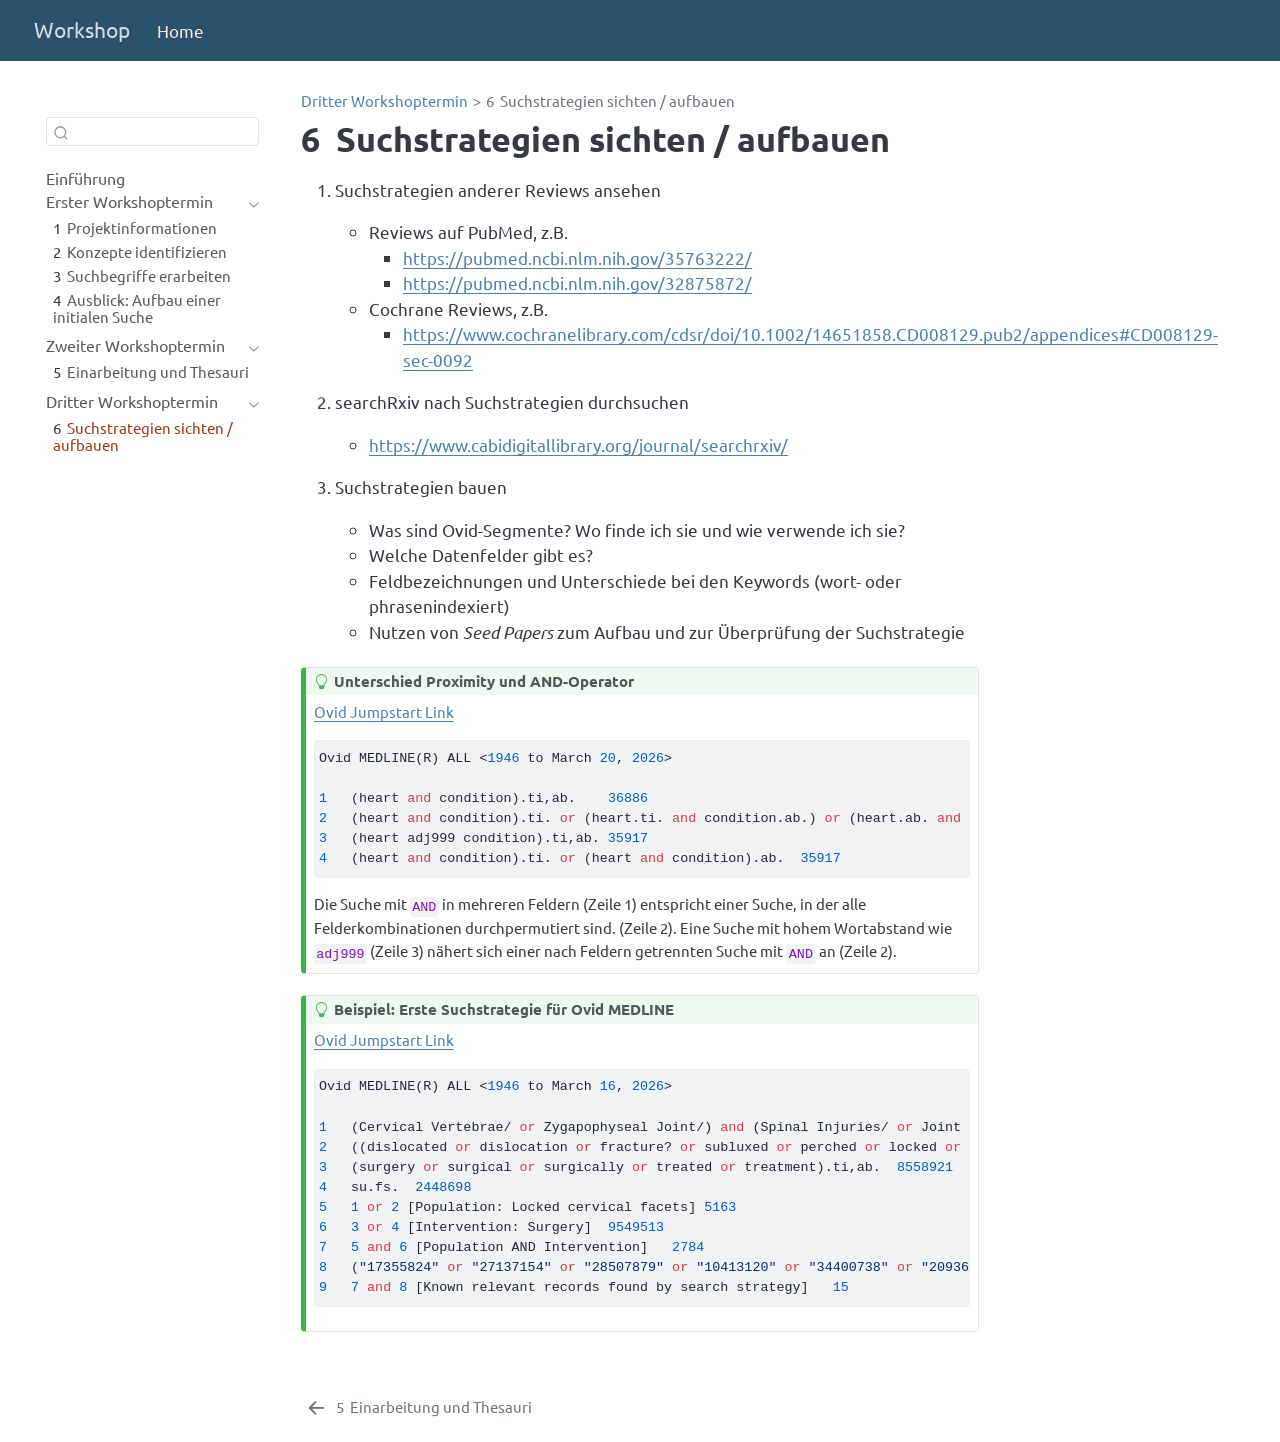
<file: docs/topic2.html>
<!DOCTYPE html>
<html xmlns="http://www.w3.org/1999/xhtml" lang="en" xml:lang="en"><head>

<meta charset="utf-8">
<meta name="generator" content="quarto-1.8.25">

<meta name="viewport" content="width=device-width, initial-scale=1.0, user-scalable=yes">

<meta name="description" content="Interner Workshop der AG EBM">

<title>6&nbsp; Suchstrategien sichten / aufbauen – Workshop</title>
<style>
code{white-space: pre-wrap;}
span.smallcaps{font-variant: small-caps;}
div.columns{display: flex; gap: min(4vw, 1.5em);}
div.column{flex: auto; overflow-x: auto;}
div.hanging-indent{margin-left: 1.5em; text-indent: -1.5em;}
ul.task-list{list-style: none;}
ul.task-list li input[type="checkbox"] {
  width: 0.8em;
  margin: 0 0.8em 0.2em -1em; /* quarto-specific, see https://github.com/quarto-dev/quarto-cli/issues/4556 */ 
  vertical-align: middle;
}
/* CSS for syntax highlighting */
html { -webkit-text-size-adjust: 100%; }
pre > code.sourceCode { white-space: pre; position: relative; }
pre > code.sourceCode > span { display: inline-block; line-height: 1.25; }
pre > code.sourceCode > span:empty { height: 1.2em; }
.sourceCode { overflow: visible; }
code.sourceCode > span { color: inherit; text-decoration: inherit; }
div.sourceCode { margin: 1em 0; }
pre.sourceCode { margin: 0; }
@media screen {
div.sourceCode { overflow: auto; }
}
@media print {
pre > code.sourceCode { white-space: pre-wrap; }
pre > code.sourceCode > span { text-indent: -5em; padding-left: 5em; }
}
pre.numberSource code
  { counter-reset: source-line 0; }
pre.numberSource code > span
  { position: relative; left: -4em; counter-increment: source-line; }
pre.numberSource code > span > a:first-child::before
  { content: counter(source-line);
    position: relative; left: -1em; text-align: right; vertical-align: baseline;
    border: none; display: inline-block;
    -webkit-touch-callout: none; -webkit-user-select: none;
    -khtml-user-select: none; -moz-user-select: none;
    -ms-user-select: none; user-select: none;
    padding: 0 4px; width: 4em;
  }
pre.numberSource { margin-left: 3em;  padding-left: 4px; }
div.sourceCode
  {   }
@media screen {
pre > code.sourceCode > span > a:first-child::before { text-decoration: underline; }
}
</style>


<script src="site_libs/quarto-nav/quarto-nav.js"></script>
<script src="site_libs/quarto-nav/headroom.min.js"></script>
<script src="site_libs/clipboard/clipboard.min.js"></script>
<script src="site_libs/quarto-search/autocomplete.umd.js"></script>
<script src="site_libs/quarto-search/fuse.min.js"></script>
<script src="site_libs/quarto-search/quarto-search.js"></script>
<meta name="quarto:offset" content="./">
<link href="./topic.html" rel="prev">
<script src="site_libs/quarto-html/quarto.js" type="module"></script>
<script src="site_libs/quarto-html/tabsets/tabsets.js" type="module"></script>
<script src="site_libs/quarto-html/axe/axe-check.js" type="module"></script>
<script src="site_libs/quarto-html/popper.min.js"></script>
<script src="site_libs/quarto-html/tippy.umd.min.js"></script>
<script src="site_libs/quarto-html/anchor.min.js"></script>
<link href="site_libs/quarto-html/tippy.css" rel="stylesheet">
<link href="site_libs/quarto-html/quarto-syntax-highlighting-065a5179aebd64318d7ea99d77b64a9e.css" rel="stylesheet" id="quarto-text-highlighting-styles">
<script src="site_libs/bootstrap/bootstrap.min.js"></script>
<link href="site_libs/bootstrap/bootstrap-icons.css" rel="stylesheet">
<link href="site_libs/bootstrap/bootstrap-4666ebd988f99e28082c76482a351d50.min.css" rel="stylesheet" append-hash="true" id="quarto-bootstrap" data-mode="light">
<script id="quarto-search-options" type="application/json">{
  "location": "sidebar",
  "copy-button": false,
  "collapse-after": 3,
  "panel-placement": "start",
  "type": "textbox",
  "limit": 50,
  "keyboard-shortcut": [
    "f",
    "/",
    "s"
  ],
  "language": {
    "search-no-results-text": "No results",
    "search-matching-documents-text": "matching documents",
    "search-copy-link-title": "Copy link to search",
    "search-hide-matches-text": "Hide additional matches",
    "search-more-match-text": "more match in this document",
    "search-more-matches-text": "more matches in this document",
    "search-clear-button-title": "Clear",
    "search-text-placeholder": "",
    "search-detached-cancel-button-title": "Cancel",
    "search-submit-button-title": "Submit",
    "search-label": "Search"
  }
}</script>


</head>

<body class="nav-sidebar floating nav-fixed quarto-light">

<div id="quarto-search-results"></div>
  <header id="quarto-header" class="headroom fixed-top">
    <nav class="navbar navbar-expand-lg " data-bs-theme="dark">
      <div class="navbar-container container-fluid">
      <div class="navbar-brand-container mx-auto">
    <a href="./index.html" class="navbar-brand navbar-brand-logo">
    </a>
    <a class="navbar-brand" href="./index.html">
    <span class="navbar-title">Workshop</span>
    </a>
  </div>
          <button class="navbar-toggler" type="button" data-bs-toggle="collapse" data-bs-target="#navbarCollapse" aria-controls="navbarCollapse" role="menu" aria-expanded="false" aria-label="Toggle navigation" onclick="if (window.quartoToggleHeadroom) { window.quartoToggleHeadroom(); }">
  <span class="navbar-toggler-icon"></span>
</button>
          <div class="collapse navbar-collapse" id="navbarCollapse">
            <ul class="navbar-nav navbar-nav-scroll me-auto">
  <li class="nav-item">
    <a class="nav-link active" href="./index.html" aria-current="page"> 
<span class="menu-text">Home</span></a>
  </li>  
</ul>
          </div> <!-- /navcollapse -->
            <div class="quarto-navbar-tools">
</div>
      </div> <!-- /container-fluid -->
    </nav>
  <nav class="quarto-secondary-nav">
    <div class="container-fluid d-flex">
      <button type="button" class="quarto-btn-toggle btn" data-bs-toggle="collapse" role="button" data-bs-target=".quarto-sidebar-collapse-item" aria-controls="quarto-sidebar" aria-expanded="false" aria-label="Toggle sidebar navigation" onclick="if (window.quartoToggleHeadroom) { window.quartoToggleHeadroom(); }">
        <i class="bi bi-layout-text-sidebar-reverse"></i>
      </button>
        <nav class="quarto-page-breadcrumbs" aria-label="breadcrumb"><ol class="breadcrumb"><li class="breadcrumb-item"><a href="./topic2.html">Dritter Workshoptermin</a></li><li class="breadcrumb-item"><a href="./topic2.html"><span class="chapter-number">6</span>&nbsp; <span class="chapter-title">Suchstrategien sichten / aufbauen</span></a></li></ol></nav>
        <a class="flex-grow-1" role="navigation" data-bs-toggle="collapse" data-bs-target=".quarto-sidebar-collapse-item" aria-controls="quarto-sidebar" aria-expanded="false" aria-label="Toggle sidebar navigation" onclick="if (window.quartoToggleHeadroom) { window.quartoToggleHeadroom(); }">      
        </a>
      <button type="button" class="btn quarto-search-button" aria-label="Search" onclick="window.quartoOpenSearch();">
        <i class="bi bi-search"></i>
      </button>
    </div>
  </nav>
</header>
<!-- content -->
<div id="quarto-content" class="quarto-container page-columns page-rows-contents page-layout-article page-navbar">
<!-- sidebar -->
  <nav id="quarto-sidebar" class="sidebar collapse collapse-horizontal quarto-sidebar-collapse-item sidebar-navigation floating overflow-auto">
    <div class="pt-lg-2 mt-2 text-left sidebar-header sidebar-header-stacked">
      <a href="./index.html" class="sidebar-logo-link">
      </a>
      </div>
        <div class="mt-2 flex-shrink-0 align-items-center">
        <div class="sidebar-search">
        <div id="quarto-search" class="" title="Search"></div>
        </div>
        </div>
    <div class="sidebar-menu-container"> 
    <ul class="list-unstyled mt-1">
        <li class="sidebar-item">
  <div class="sidebar-item-container"> 
  <a href="./index.html" class="sidebar-item-text sidebar-link">
 <span class="menu-text">Einführung</span></a>
  </div>
</li>
        <li class="sidebar-item sidebar-item-section">
      <div class="sidebar-item-container"> 
            <a class="sidebar-item-text sidebar-link text-start" data-bs-toggle="collapse" data-bs-target="#quarto-sidebar-section-1" role="navigation" aria-expanded="true">
 <span class="menu-text">Erster Workshoptermin</span></a>
          <a class="sidebar-item-toggle text-start" data-bs-toggle="collapse" data-bs-target="#quarto-sidebar-section-1" role="navigation" aria-expanded="true" aria-label="Toggle section">
            <i class="bi bi-chevron-right ms-2"></i>
          </a> 
      </div>
      <ul id="quarto-sidebar-section-1" class="collapse list-unstyled sidebar-section depth1 show">  
          <li class="sidebar-item">
  <div class="sidebar-item-container"> 
  <a href="./facts.html" class="sidebar-item-text sidebar-link">
 <span class="menu-text"><span class="chapter-number">1</span>&nbsp; <span class="chapter-title">Projektinformationen</span></span></a>
  </div>
</li>
          <li class="sidebar-item">
  <div class="sidebar-item-container"> 
  <a href="./concepts.html" class="sidebar-item-text sidebar-link">
 <span class="menu-text"><span class="chapter-number">2</span>&nbsp; <span class="chapter-title">Konzepte identifizieren</span></span></a>
  </div>
</li>
          <li class="sidebar-item">
  <div class="sidebar-item-container"> 
  <a href="./searchterms.html" class="sidebar-item-text sidebar-link">
 <span class="menu-text"><span class="chapter-number">3</span>&nbsp; <span class="chapter-title">Suchbegriffe erarbeiten</span></span></a>
  </div>
</li>
          <li class="sidebar-item">
  <div class="sidebar-item-container"> 
  <a href="./initialsearch.html" class="sidebar-item-text sidebar-link">
 <span class="menu-text"><span class="chapter-number">4</span>&nbsp; <span class="chapter-title">Ausblick: Aufbau einer initialen Suche</span></span></a>
  </div>
</li>
      </ul>
  </li>
        <li class="sidebar-item sidebar-item-section">
      <div class="sidebar-item-container"> 
            <a class="sidebar-item-text sidebar-link text-start" data-bs-toggle="collapse" data-bs-target="#quarto-sidebar-section-2" role="navigation" aria-expanded="true">
 <span class="menu-text">Zweiter Workshoptermin</span></a>
          <a class="sidebar-item-toggle text-start" data-bs-toggle="collapse" data-bs-target="#quarto-sidebar-section-2" role="navigation" aria-expanded="true" aria-label="Toggle section">
            <i class="bi bi-chevron-right ms-2"></i>
          </a> 
      </div>
      <ul id="quarto-sidebar-section-2" class="collapse list-unstyled sidebar-section depth1 show">  
          <li class="sidebar-item">
  <div class="sidebar-item-container"> 
  <a href="./topic.html" class="sidebar-item-text sidebar-link">
 <span class="menu-text"><span class="chapter-number">5</span>&nbsp; <span class="chapter-title">Einarbeitung und Thesauri</span></span></a>
  </div>
</li>
      </ul>
  </li>
        <li class="sidebar-item sidebar-item-section">
      <div class="sidebar-item-container"> 
            <a class="sidebar-item-text sidebar-link text-start" data-bs-toggle="collapse" data-bs-target="#quarto-sidebar-section-3" role="navigation" aria-expanded="true">
 <span class="menu-text">Dritter Workshoptermin</span></a>
          <a class="sidebar-item-toggle text-start" data-bs-toggle="collapse" data-bs-target="#quarto-sidebar-section-3" role="navigation" aria-expanded="true" aria-label="Toggle section">
            <i class="bi bi-chevron-right ms-2"></i>
          </a> 
      </div>
      <ul id="quarto-sidebar-section-3" class="collapse list-unstyled sidebar-section depth1 show">  
          <li class="sidebar-item">
  <div class="sidebar-item-container"> 
  <a href="./topic2.html" class="sidebar-item-text sidebar-link active">
 <span class="menu-text"><span class="chapter-number">6</span>&nbsp; <span class="chapter-title">Suchstrategien sichten / aufbauen</span></span></a>
  </div>
</li>
      </ul>
  </li>
    </ul>
    </div>
</nav>
<div id="quarto-sidebar-glass" class="quarto-sidebar-collapse-item" data-bs-toggle="collapse" data-bs-target=".quarto-sidebar-collapse-item"></div>
<!-- margin-sidebar -->
    <div id="quarto-margin-sidebar" class="sidebar margin-sidebar zindex-bottom">
        
    </div>
<!-- main -->
<main class="content" id="quarto-document-content">

<header id="title-block-header" class="quarto-title-block default"><nav class="quarto-page-breadcrumbs quarto-title-breadcrumbs d-none d-lg-block" aria-label="breadcrumb"><ol class="breadcrumb"><li class="breadcrumb-item"><a href="./topic2.html">Dritter Workshoptermin</a></li><li class="breadcrumb-item"><a href="./topic2.html"><span class="chapter-number">6</span>&nbsp; <span class="chapter-title">Suchstrategien sichten / aufbauen</span></a></li></ol></nav>
<div class="quarto-title">
<h1 class="title"><span class="chapter-number">6</span>&nbsp; <span class="chapter-title">Suchstrategien sichten / aufbauen</span></h1>
</div>



<div class="quarto-title-meta">

    
  
    
  </div>
  


</header>


<ol type="1">
<li><p>Suchstrategien anderer Reviews ansehen</p>
<ul>
<li>Reviews auf PubMed, z.B.
<ul>
<li><a href="https://pubmed.ncbi.nlm.nih.gov/35763222/" class="uri">https://pubmed.ncbi.nlm.nih.gov/35763222/</a></li>
<li><a href="https://pubmed.ncbi.nlm.nih.gov/32875872/" class="uri">https://pubmed.ncbi.nlm.nih.gov/32875872/</a></li>
</ul></li>
<li>Cochrane Reviews, z.B.
<ul>
<li><a href="https://www.cochranelibrary.com/cdsr/doi/10.1002/14651858.CD008129.pub2/appendices#CD008129-sec-0092" class="uri">https://www.cochranelibrary.com/cdsr/doi/10.1002/14651858.CD008129.pub2/appendices#CD008129-sec-0092</a></li>
</ul></li>
</ul></li>
<li><p>searchRxiv nach Suchstrategien durchsuchen</p>
<ul>
<li><a href="https://www.cabidigitallibrary.org/journal/searchrxiv/" class="uri">https://www.cabidigitallibrary.org/journal/searchrxiv/</a></li>
</ul></li>
<li><p>Suchstrategien bauen</p>
<ul>
<li>Was sind Ovid-Segmente? Wo finde ich sie und wie verwende ich sie?</li>
<li>Welche Datenfelder gibt es?</li>
<li>Feldbezeichnungen und Unterschiede bei den Keywords (wort- oder phrasenindexiert)</li>
<li>Nutzen von <em>Seed Papers</em> zum Aufbau und zur Überprüfung der Suchstrategie</li>
</ul></li>
</ol>
<div class="callout callout-style-default callout-tip callout-titled" title="Unterschied Proximity und AND-Operator">
<div class="callout-header d-flex align-content-center">
<div class="callout-icon-container">
<i class="callout-icon"></i>
</div>
<div class="callout-title-container flex-fill">
<span class="screen-reader-only">Tip</span>Unterschied Proximity und AND-Operator
</div>
</div>
<div class="callout-body-container callout-body">
<p><a href="https://ovidsp.ovid.com/ovidweb.cgi?T=JS&amp;NEWS=N&amp;PAGE=main&amp;SHAREDSEARCHID=69HyrONOlAVzuHn4spBhseROEAZRv8YSOvzgrt5EPPmeyc5u2FEvJxKyTuLKfBvbr">Ovid Jumpstart Link</a></p>
<div class="code-copy-outer-scaffold"><div class="sourceCode" id="cb1"><pre class="sourceCode python code-with-copy"><code class="sourceCode python"><span id="cb1-1"><a href="#cb1-1" aria-hidden="true" tabindex="-1"></a>Ovid MEDLINE(R) ALL <span class="op">&lt;</span><span class="dv">1946</span> to March <span class="dv">20</span>, <span class="dv">2026</span><span class="op">&gt;</span></span>
<span id="cb1-2"><a href="#cb1-2" aria-hidden="true" tabindex="-1"></a></span>
<span id="cb1-3"><a href="#cb1-3" aria-hidden="true" tabindex="-1"></a><span class="dv">1</span>   (heart <span class="kw">and</span> condition).ti,ab.    <span class="dv">36886</span></span>
<span id="cb1-4"><a href="#cb1-4" aria-hidden="true" tabindex="-1"></a><span class="dv">2</span>   (heart <span class="kw">and</span> condition).ti. <span class="kw">or</span> (heart.ti. <span class="kw">and</span> condition.ab.) <span class="kw">or</span> (heart.ab. <span class="kw">and</span> condition.ti.) <span class="kw">or</span> (heart <span class="kw">and</span> condition).ab.    <span class="dv">36886</span></span>
<span id="cb1-5"><a href="#cb1-5" aria-hidden="true" tabindex="-1"></a><span class="dv">3</span>   (heart adj999 condition).ti,ab. <span class="dv">35917</span></span>
<span id="cb1-6"><a href="#cb1-6" aria-hidden="true" tabindex="-1"></a><span class="dv">4</span>   (heart <span class="kw">and</span> condition).ti. <span class="kw">or</span> (heart <span class="kw">and</span> condition).ab.  <span class="dv">35917</span></span></code></pre></div><button title="Copy to Clipboard" class="code-copy-button"><i class="bi"></i></button></div>
<p>Die Suche mit <code>AND</code> in mehreren Feldern (Zeile 1) entspricht einer Suche, in der alle Felderkombinationen durchpermutiert sind. (Zeile 2). Eine Suche mit hohem Wortabstand wie <code>adj999</code> (Zeile 3) nähert sich einer nach Feldern getrennten Suche mit <code>AND</code> an (Zeile 2).</p>
</div>
</div>
<div class="callout callout-style-default callout-tip callout-titled" title="Beispiel: Erste Suchstrategie für Ovid MEDLINE">
<div class="callout-header d-flex align-content-center">
<div class="callout-icon-container">
<i class="callout-icon"></i>
</div>
<div class="callout-title-container flex-fill">
<span class="screen-reader-only">Tip</span>Beispiel: Erste Suchstrategie für Ovid MEDLINE
</div>
</div>
<div class="callout-body-container callout-body">
<p><a href="https://ovidsp.ovid.com/ovidweb.cgi?T=JS&amp;NEWS=N&amp;PAGE=main&amp;SHAREDSEARCHID=1wbbQqKBMNa2waVEkoceNHjssNzIaJiXqgHhUFwHWiR0ESImzhLhiIA8sJFD39vWC">Ovid Jumpstart Link</a></p>
<div class="code-copy-outer-scaffold"><div class="sourceCode" id="cb2"><pre class="sourceCode python code-with-copy"><code class="sourceCode python"><span id="cb2-1"><a href="#cb2-1" aria-hidden="true" tabindex="-1"></a>Ovid MEDLINE(R) ALL <span class="op">&lt;</span><span class="dv">1946</span> to March <span class="dv">16</span>, <span class="dv">2026</span><span class="op">&gt;</span></span>
<span id="cb2-2"><a href="#cb2-2" aria-hidden="true" tabindex="-1"></a></span>
<span id="cb2-3"><a href="#cb2-3" aria-hidden="true" tabindex="-1"></a><span class="dv">1</span>   (Cervical Vertebrae<span class="op">/</span> <span class="kw">or</span> Zygapophyseal Joint<span class="op">/</span>) <span class="kw">and</span> (Spinal Injuries<span class="op">/</span> <span class="kw">or</span> Joint Dislocations<span class="op">/</span>) <span class="dv">4556</span></span>
<span id="cb2-4"><a href="#cb2-4" aria-hidden="true" tabindex="-1"></a><span class="dv">2</span>   ((dislocated <span class="kw">or</span> dislocation <span class="kw">or</span> fracture? <span class="kw">or</span> subluxed <span class="kw">or</span> perched <span class="kw">or</span> locked <span class="kw">or</span> unlocking) adj3 facet<span class="op">*</span>).ti,ab,kf.  <span class="dv">859</span></span>
<span id="cb2-5"><a href="#cb2-5" aria-hidden="true" tabindex="-1"></a><span class="dv">3</span>   (surgery <span class="kw">or</span> surgical <span class="kw">or</span> surgically <span class="kw">or</span> treated <span class="kw">or</span> treatment).ti,ab.  <span class="dv">8558921</span></span>
<span id="cb2-6"><a href="#cb2-6" aria-hidden="true" tabindex="-1"></a><span class="dv">4</span>   su.fs.  <span class="dv">2448698</span></span>
<span id="cb2-7"><a href="#cb2-7" aria-hidden="true" tabindex="-1"></a><span class="dv">5</span>   <span class="dv">1</span> <span class="kw">or</span> <span class="dv">2</span> [Population: Locked cervical facets] <span class="dv">5163</span></span>
<span id="cb2-8"><a href="#cb2-8" aria-hidden="true" tabindex="-1"></a><span class="dv">6</span>   <span class="dv">3</span> <span class="kw">or</span> <span class="dv">4</span> [Intervention: Surgery]  <span class="dv">9549513</span></span>
<span id="cb2-9"><a href="#cb2-9" aria-hidden="true" tabindex="-1"></a><span class="dv">7</span>   <span class="dv">5</span> <span class="kw">and</span> <span class="dv">6</span> [Population AND Intervention]   <span class="dv">2784</span></span>
<span id="cb2-10"><a href="#cb2-10" aria-hidden="true" tabindex="-1"></a><span class="dv">8</span>   (<span class="st">"17355824"</span> <span class="kw">or</span> <span class="st">"27137154"</span> <span class="kw">or</span> <span class="st">"28507879"</span> <span class="kw">or</span> <span class="st">"10413120"</span> <span class="kw">or</span> <span class="st">"34400738"</span> <span class="kw">or</span> <span class="st">"20936307"</span> <span class="kw">or</span> <span class="st">"25909272"</span> <span class="kw">or</span> <span class="st">"10419364"</span> <span class="kw">or</span> <span class="st">"25344641"</span> <span class="kw">or</span> <span class="st">"29279998"</span> <span class="kw">or</span> <span class="st">"28182597"</span> <span class="kw">or</span> <span class="st">"29547951"</span> <span class="kw">or</span> <span class="st">"31332570"</span> <span class="kw">or</span> <span class="st">"12431286"</span> <span class="kw">or</span> <span class="st">"8169645"</span>).ui. [Known relevant records]    <span class="dv">15</span></span>
<span id="cb2-11"><a href="#cb2-11" aria-hidden="true" tabindex="-1"></a><span class="dv">9</span>   <span class="dv">7</span> <span class="kw">and</span> <span class="dv">8</span> [Known relevant records found by search strategy]   <span class="dv">15</span></span></code></pre></div><button title="Copy to Clipboard" class="code-copy-button"><i class="bi"></i></button></div>
</div>
</div>



</main> <!-- /main -->
<script id="quarto-html-after-body" type="application/javascript">
  window.document.addEventListener("DOMContentLoaded", function (event) {
    const icon = "";
    const anchorJS = new window.AnchorJS();
    anchorJS.options = {
      placement: 'right',
      icon: icon
    };
    anchorJS.add('.anchored');
    const isCodeAnnotation = (el) => {
      for (const clz of el.classList) {
        if (clz.startsWith('code-annotation-')) {                     
          return true;
        }
      }
      return false;
    }
    const onCopySuccess = function(e) {
      // button target
      const button = e.trigger;
      // don't keep focus
      button.blur();
      // flash "checked"
      button.classList.add('code-copy-button-checked');
      var currentTitle = button.getAttribute("title");
      button.setAttribute("title", "Copied!");
      let tooltip;
      if (window.bootstrap) {
        button.setAttribute("data-bs-toggle", "tooltip");
        button.setAttribute("data-bs-placement", "left");
        button.setAttribute("data-bs-title", "Copied!");
        tooltip = new bootstrap.Tooltip(button, 
          { trigger: "manual", 
            customClass: "code-copy-button-tooltip",
            offset: [0, -8]});
        tooltip.show();    
      }
      setTimeout(function() {
        if (tooltip) {
          tooltip.hide();
          button.removeAttribute("data-bs-title");
          button.removeAttribute("data-bs-toggle");
          button.removeAttribute("data-bs-placement");
        }
        button.setAttribute("title", currentTitle);
        button.classList.remove('code-copy-button-checked');
      }, 1000);
      // clear code selection
      e.clearSelection();
    }
    const getTextToCopy = function(trigger) {
      const outerScaffold = trigger.parentElement.cloneNode(true);
      const codeEl = outerScaffold.querySelector('code');
      for (const childEl of codeEl.children) {
        if (isCodeAnnotation(childEl)) {
          childEl.remove();
        }
      }
      return codeEl.innerText;
    }
    const clipboard = new window.ClipboardJS('.code-copy-button:not([data-in-quarto-modal])', {
      text: getTextToCopy
    });
    clipboard.on('success', onCopySuccess);
    if (window.document.getElementById('quarto-embedded-source-code-modal')) {
      const clipboardModal = new window.ClipboardJS('.code-copy-button[data-in-quarto-modal]', {
        text: getTextToCopy,
        container: window.document.getElementById('quarto-embedded-source-code-modal')
      });
      clipboardModal.on('success', onCopySuccess);
    }
      var localhostRegex = new RegExp(/^(?:http|https):\/\/localhost\:?[0-9]*\//);
      var mailtoRegex = new RegExp(/^mailto:/);
        var filterRegex = new RegExp('/' + window.location.host + '/');
      var isInternal = (href) => {
          return filterRegex.test(href) || localhostRegex.test(href) || mailtoRegex.test(href);
      }
      // Inspect non-navigation links and adorn them if external
     var links = window.document.querySelectorAll('a[href]:not(.nav-link):not(.navbar-brand):not(.toc-action):not(.sidebar-link):not(.sidebar-item-toggle):not(.pagination-link):not(.no-external):not([aria-hidden]):not(.dropdown-item):not(.quarto-navigation-tool):not(.about-link)');
      for (var i=0; i<links.length; i++) {
        const link = links[i];
        if (!isInternal(link.href)) {
          // undo the damage that might have been done by quarto-nav.js in the case of
          // links that we want to consider external
          if (link.dataset.originalHref !== undefined) {
            link.href = link.dataset.originalHref;
          }
            // target, if specified
            link.setAttribute("target", "_blank");
            if (link.getAttribute("rel") === null) {
              link.setAttribute("rel", "noopener");
            }
        }
      }
    function tippyHover(el, contentFn, onTriggerFn, onUntriggerFn) {
      const config = {
        allowHTML: true,
        maxWidth: 500,
        delay: 100,
        arrow: false,
        appendTo: function(el) {
            return el.parentElement;
        },
        interactive: true,
        interactiveBorder: 10,
        theme: 'quarto',
        placement: 'bottom-start',
      };
      if (contentFn) {
        config.content = contentFn;
      }
      if (onTriggerFn) {
        config.onTrigger = onTriggerFn;
      }
      if (onUntriggerFn) {
        config.onUntrigger = onUntriggerFn;
      }
      window.tippy(el, config); 
    }
    const noterefs = window.document.querySelectorAll('a[role="doc-noteref"]');
    for (var i=0; i<noterefs.length; i++) {
      const ref = noterefs[i];
      tippyHover(ref, function() {
        // use id or data attribute instead here
        let href = ref.getAttribute('data-footnote-href') || ref.getAttribute('href');
        try { href = new URL(href).hash; } catch {}
        const id = href.replace(/^#\/?/, "");
        const note = window.document.getElementById(id);
        if (note) {
          return note.innerHTML;
        } else {
          return "";
        }
      });
    }
    const xrefs = window.document.querySelectorAll('a.quarto-xref');
    const processXRef = (id, note) => {
      // Strip column container classes
      const stripColumnClz = (el) => {
        el.classList.remove("page-full", "page-columns");
        if (el.children) {
          for (const child of el.children) {
            stripColumnClz(child);
          }
        }
      }
      stripColumnClz(note)
      if (id === null || id.startsWith('sec-')) {
        // Special case sections, only their first couple elements
        const container = document.createElement("div");
        if (note.children && note.children.length > 2) {
          container.appendChild(note.children[0].cloneNode(true));
          for (let i = 1; i < note.children.length; i++) {
            const child = note.children[i];
            if (child.tagName === "P" && child.innerText === "") {
              continue;
            } else {
              container.appendChild(child.cloneNode(true));
              break;
            }
          }
          if (window.Quarto?.typesetMath) {
            window.Quarto.typesetMath(container);
          }
          return container.innerHTML
        } else {
          if (window.Quarto?.typesetMath) {
            window.Quarto.typesetMath(note);
          }
          return note.innerHTML;
        }
      } else {
        // Remove any anchor links if they are present
        const anchorLink = note.querySelector('a.anchorjs-link');
        if (anchorLink) {
          anchorLink.remove();
        }
        if (window.Quarto?.typesetMath) {
          window.Quarto.typesetMath(note);
        }
        if (note.classList.contains("callout")) {
          return note.outerHTML;
        } else {
          return note.innerHTML;
        }
      }
    }
    for (var i=0; i<xrefs.length; i++) {
      const xref = xrefs[i];
      tippyHover(xref, undefined, function(instance) {
        instance.disable();
        let url = xref.getAttribute('href');
        let hash = undefined; 
        if (url.startsWith('#')) {
          hash = url;
        } else {
          try { hash = new URL(url).hash; } catch {}
        }
        if (hash) {
          const id = hash.replace(/^#\/?/, "");
          const note = window.document.getElementById(id);
          if (note !== null) {
            try {
              const html = processXRef(id, note.cloneNode(true));
              instance.setContent(html);
            } finally {
              instance.enable();
              instance.show();
            }
          } else {
            // See if we can fetch this
            fetch(url.split('#')[0])
            .then(res => res.text())
            .then(html => {
              const parser = new DOMParser();
              const htmlDoc = parser.parseFromString(html, "text/html");
              const note = htmlDoc.getElementById(id);
              if (note !== null) {
                const html = processXRef(id, note);
                instance.setContent(html);
              } 
            }).finally(() => {
              instance.enable();
              instance.show();
            });
          }
        } else {
          // See if we can fetch a full url (with no hash to target)
          // This is a special case and we should probably do some content thinning / targeting
          fetch(url)
          .then(res => res.text())
          .then(html => {
            const parser = new DOMParser();
            const htmlDoc = parser.parseFromString(html, "text/html");
            const note = htmlDoc.querySelector('main.content');
            if (note !== null) {
              // This should only happen for chapter cross references
              // (since there is no id in the URL)
              // remove the first header
              if (note.children.length > 0 && note.children[0].tagName === "HEADER") {
                note.children[0].remove();
              }
              const html = processXRef(null, note);
              instance.setContent(html);
            } 
          }).finally(() => {
            instance.enable();
            instance.show();
          });
        }
      }, function(instance) {
      });
    }
        let selectedAnnoteEl;
        const selectorForAnnotation = ( cell, annotation) => {
          let cellAttr = 'data-code-cell="' + cell + '"';
          let lineAttr = 'data-code-annotation="' +  annotation + '"';
          const selector = 'span[' + cellAttr + '][' + lineAttr + ']';
          return selector;
        }
        const selectCodeLines = (annoteEl) => {
          const doc = window.document;
          const targetCell = annoteEl.getAttribute("data-target-cell");
          const targetAnnotation = annoteEl.getAttribute("data-target-annotation");
          const annoteSpan = window.document.querySelector(selectorForAnnotation(targetCell, targetAnnotation));
          const lines = annoteSpan.getAttribute("data-code-lines").split(",");
          const lineIds = lines.map((line) => {
            return targetCell + "-" + line;
          })
          let top = null;
          let height = null;
          let parent = null;
          if (lineIds.length > 0) {
              //compute the position of the single el (top and bottom and make a div)
              const el = window.document.getElementById(lineIds[0]);
              top = el.offsetTop;
              height = el.offsetHeight;
              parent = el.parentElement.parentElement;
            if (lineIds.length > 1) {
              const lastEl = window.document.getElementById(lineIds[lineIds.length - 1]);
              const bottom = lastEl.offsetTop + lastEl.offsetHeight;
              height = bottom - top;
            }
            if (top !== null && height !== null && parent !== null) {
              // cook up a div (if necessary) and position it 
              let div = window.document.getElementById("code-annotation-line-highlight");
              if (div === null) {
                div = window.document.createElement("div");
                div.setAttribute("id", "code-annotation-line-highlight");
                div.style.position = 'absolute';
                parent.appendChild(div);
              }
              div.style.top = top - 2 + "px";
              div.style.height = height + 4 + "px";
              div.style.left = 0;
              let gutterDiv = window.document.getElementById("code-annotation-line-highlight-gutter");
              if (gutterDiv === null) {
                gutterDiv = window.document.createElement("div");
                gutterDiv.setAttribute("id", "code-annotation-line-highlight-gutter");
                gutterDiv.style.position = 'absolute';
                const codeCell = window.document.getElementById(targetCell);
                const gutter = codeCell.querySelector('.code-annotation-gutter');
                gutter.appendChild(gutterDiv);
              }
              gutterDiv.style.top = top - 2 + "px";
              gutterDiv.style.height = height + 4 + "px";
            }
            selectedAnnoteEl = annoteEl;
          }
        };
        const unselectCodeLines = () => {
          const elementsIds = ["code-annotation-line-highlight", "code-annotation-line-highlight-gutter"];
          elementsIds.forEach((elId) => {
            const div = window.document.getElementById(elId);
            if (div) {
              div.remove();
            }
          });
          selectedAnnoteEl = undefined;
        };
          // Handle positioning of the toggle
      window.addEventListener(
        "resize",
        throttle(() => {
          elRect = undefined;
          if (selectedAnnoteEl) {
            selectCodeLines(selectedAnnoteEl);
          }
        }, 10)
      );
      function throttle(fn, ms) {
      let throttle = false;
      let timer;
        return (...args) => {
          if(!throttle) { // first call gets through
              fn.apply(this, args);
              throttle = true;
          } else { // all the others get throttled
              if(timer) clearTimeout(timer); // cancel #2
              timer = setTimeout(() => {
                fn.apply(this, args);
                timer = throttle = false;
              }, ms);
          }
        };
      }
        // Attach click handler to the DT
        const annoteDls = window.document.querySelectorAll('dt[data-target-cell]');
        for (const annoteDlNode of annoteDls) {
          annoteDlNode.addEventListener('click', (event) => {
            const clickedEl = event.target;
            if (clickedEl !== selectedAnnoteEl) {
              unselectCodeLines();
              const activeEl = window.document.querySelector('dt[data-target-cell].code-annotation-active');
              if (activeEl) {
                activeEl.classList.remove('code-annotation-active');
              }
              selectCodeLines(clickedEl);
              clickedEl.classList.add('code-annotation-active');
            } else {
              // Unselect the line
              unselectCodeLines();
              clickedEl.classList.remove('code-annotation-active');
            }
          });
        }
    const findCites = (el) => {
      const parentEl = el.parentElement;
      if (parentEl) {
        const cites = parentEl.dataset.cites;
        if (cites) {
          return {
            el,
            cites: cites.split(' ')
          };
        } else {
          return findCites(el.parentElement)
        }
      } else {
        return undefined;
      }
    };
    var bibliorefs = window.document.querySelectorAll('a[role="doc-biblioref"]');
    for (var i=0; i<bibliorefs.length; i++) {
      const ref = bibliorefs[i];
      const citeInfo = findCites(ref);
      if (citeInfo) {
        tippyHover(citeInfo.el, function() {
          var popup = window.document.createElement('div');
          citeInfo.cites.forEach(function(cite) {
            var citeDiv = window.document.createElement('div');
            citeDiv.classList.add('hanging-indent');
            citeDiv.classList.add('csl-entry');
            var biblioDiv = window.document.getElementById('ref-' + cite);
            if (biblioDiv) {
              citeDiv.innerHTML = biblioDiv.innerHTML;
            }
            popup.appendChild(citeDiv);
          });
          return popup.innerHTML;
        });
      }
    }
  });
  </script>
<nav class="page-navigation">
  <div class="nav-page nav-page-previous">
      <a href="./topic.html" class="pagination-link" aria-label="Einarbeitung und Thesauri">
        <i class="bi bi-arrow-left-short"></i> <span class="nav-page-text"><span class="chapter-number">5</span>&nbsp; <span class="chapter-title">Einarbeitung und Thesauri</span></span>
      </a>          
  </div>
  <div class="nav-page nav-page-next">
  </div>
</nav>
</div> <!-- /content -->




</body></html>
</file>
<file: docs/site_libs/quarto-html/tippy.css>
.tippy-box[data-animation=fade][data-state=hidden]{opacity:0}[data-tippy-root]{max-width:calc(100vw - 10px)}.tippy-box{position:relative;background-color:#333;color:#fff;border-radius:4px;font-size:14px;line-height:1.4;white-space:normal;outline:0;transition-property:transform,visibility,opacity}.tippy-box[data-placement^=top]>.tippy-arrow{bottom:0}.tippy-box[data-placement^=top]>.tippy-arrow:before{bottom:-7px;left:0;border-width:8px 8px 0;border-top-color:initial;transform-origin:center top}.tippy-box[data-placement^=bottom]>.tippy-arrow{top:0}.tippy-box[data-placement^=bottom]>.tippy-arrow:before{top:-7px;left:0;border-width:0 8px 8px;border-bottom-color:initial;transform-origin:center bottom}.tippy-box[data-placement^=left]>.tippy-arrow{right:0}.tippy-box[data-placement^=left]>.tippy-arrow:before{border-width:8px 0 8px 8px;border-left-color:initial;right:-7px;transform-origin:center left}.tippy-box[data-placement^=right]>.tippy-arrow{left:0}.tippy-box[data-placement^=right]>.tippy-arrow:before{left:-7px;border-width:8px 8px 8px 0;border-right-color:initial;transform-origin:center right}.tippy-box[data-inertia][data-state=visible]{transition-timing-function:cubic-bezier(.54,1.5,.38,1.11)}.tippy-arrow{width:16px;height:16px;color:#333}.tippy-arrow:before{content:"";position:absolute;border-color:transparent;border-style:solid}.tippy-content{position:relative;padding:5px 9px;z-index:1}
</file>
<file: docs/site_libs/quarto-html/quarto-syntax-highlighting-065a5179aebd64318d7ea99d77b64a9e.css>
/* quarto syntax highlight colors */
:root {
  --quarto-hl-al-color: #ff5555;
  --quarto-hl-an-color: #6a737d;
  --quarto-hl-at-color: #d73a49;
  --quarto-hl-bn-color: #005cc5;
  --quarto-hl-bu-color: #d73a49;
  --quarto-hl-ch-color: #032f62;
  --quarto-hl-co-color: #6a737d;
  --quarto-hl-cv-color: #6a737d;
  --quarto-hl-cn-color: #005cc5;
  --quarto-hl-cf-color: #d73a49;
  --quarto-hl-dt-color: #d73a49;
  --quarto-hl-dv-color: #005cc5;
  --quarto-hl-do-color: #6a737d;
  --quarto-hl-er-color: #ff5555;
  --quarto-hl-ex-color: #d73a49;
  --quarto-hl-fl-color: #005cc5;
  --quarto-hl-fu-color: #6f42c1;
  --quarto-hl-im-color: #032f62;
  --quarto-hl-in-color: #6a737d;
  --quarto-hl-kw-color: #d73a49;
  --quarto-hl-op-color: #24292e;
  --quarto-hl-pp-color: #d73a49;
  --quarto-hl-re-color: #6a737d;
  --quarto-hl-sc-color: #005cc5;
  --quarto-hl-ss-color: #032f62;
  --quarto-hl-st-color: #032f62;
  --quarto-hl-va-color: #e36209;
  --quarto-hl-vs-color: #032f62;
  --quarto-hl-wa-color: #ff5555;
}

/* other quarto variables */
:root {
  --quarto-font-monospace: SFMono-Regular, Menlo, Monaco, Consolas, "Liberation Mono", "Courier New", monospace;
}

/* syntax highlight based on Pandoc's rules */
pre > code.sourceCode > span {
  color: #24292e;
}

code.sourceCode > span {
  color: #24292e;
}

div.sourceCode,
div.sourceCode pre.sourceCode {
  color: #24292e;
}

/* Normal */
code span {
  color: #24292e;
}

/* Alert */
code span.al {
  font-weight: bold;
  color: #ff5555;
}

/* Annotation */
code span.an {
  color: #6a737d;
}

/* Attribute */
code span.at {
  color: #d73a49;
}

/* BaseN */
code span.bn {
  color: #005cc5;
}

/* BuiltIn */
code span.bu {
  color: #d73a49;
}

/* ControlFlow */
code span.cf {
  color: #d73a49;
}

/* Char */
code span.ch {
  color: #032f62;
}

/* Constant */
code span.cn {
  color: #005cc5;
}

/* Comment */
code span.co {
  color: #6a737d;
}

/* CommentVar */
code span.cv {
  color: #6a737d;
}

/* Documentation */
code span.do {
  color: #6a737d;
}

/* DataType */
code span.dt {
  color: #d73a49;
}

/* DecVal */
code span.dv {
  color: #005cc5;
}

/* Error */
code span.er {
  color: #ff5555;
  text-decoration: underline;
}

/* Extension */
code span.ex {
  font-weight: bold;
  color: #d73a49;
}

/* Float */
code span.fl {
  color: #005cc5;
}

/* Function */
code span.fu {
  color: #6f42c1;
}

/* Import */
code span.im {
  color: #032f62;
}

/* Information */
code span.in {
  color: #6a737d;
}

/* Keyword */
code span.kw {
  color: #d73a49;
}

/* Operator */
code span.op {
  color: #24292e;
}

/* Preprocessor */
code span.pp {
  color: #d73a49;
}

/* RegionMarker */
code span.re {
  color: #6a737d;
}

/* SpecialChar */
code span.sc {
  color: #005cc5;
}

/* SpecialString */
code span.ss {
  color: #032f62;
}

/* String */
code span.st {
  color: #032f62;
}

/* Variable */
code span.va {
  color: #e36209;
}

/* VerbatimString */
code span.vs {
  color: #032f62;
}

/* Warning */
code span.wa {
  color: #ff5555;
}

.prevent-inlining {
  content: "</";
}

/*# sourceMappingURL=767c16492b53e35a6b314e0e4dac6d26.css.map */
</file>
